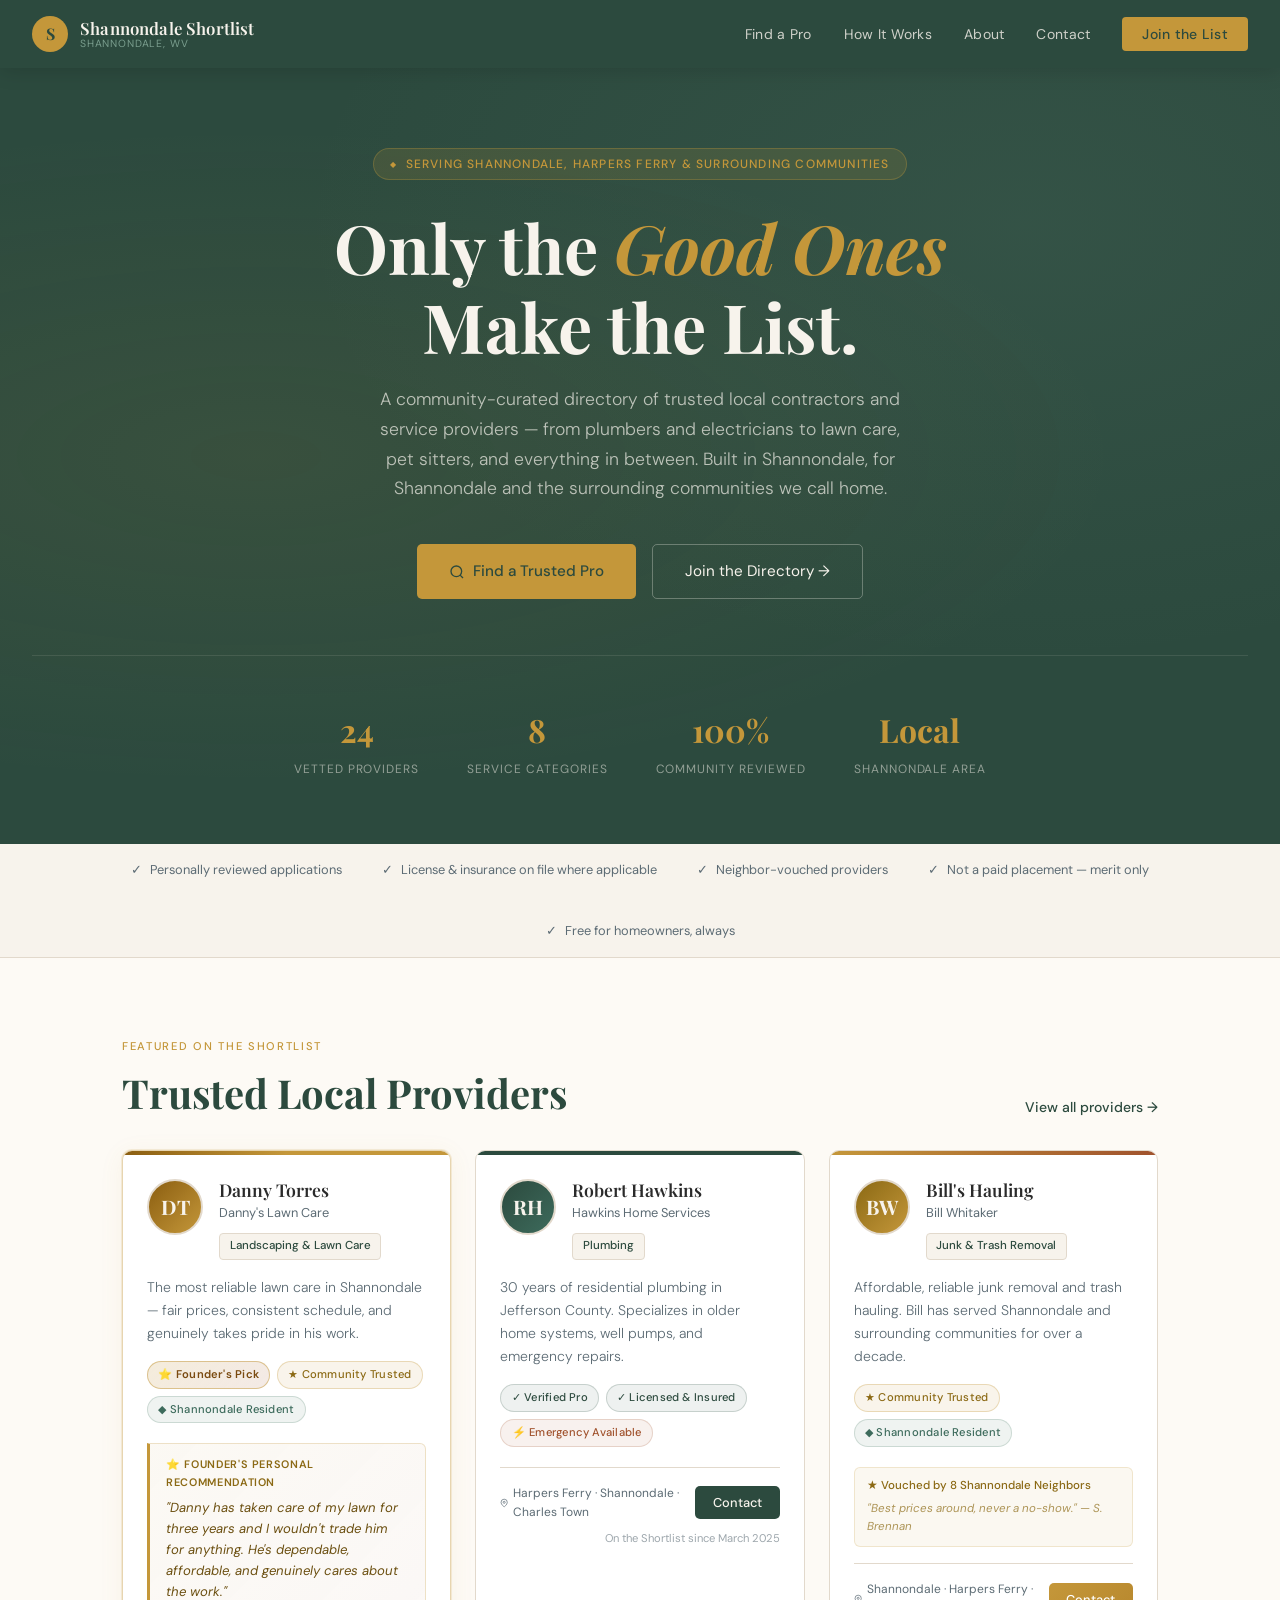
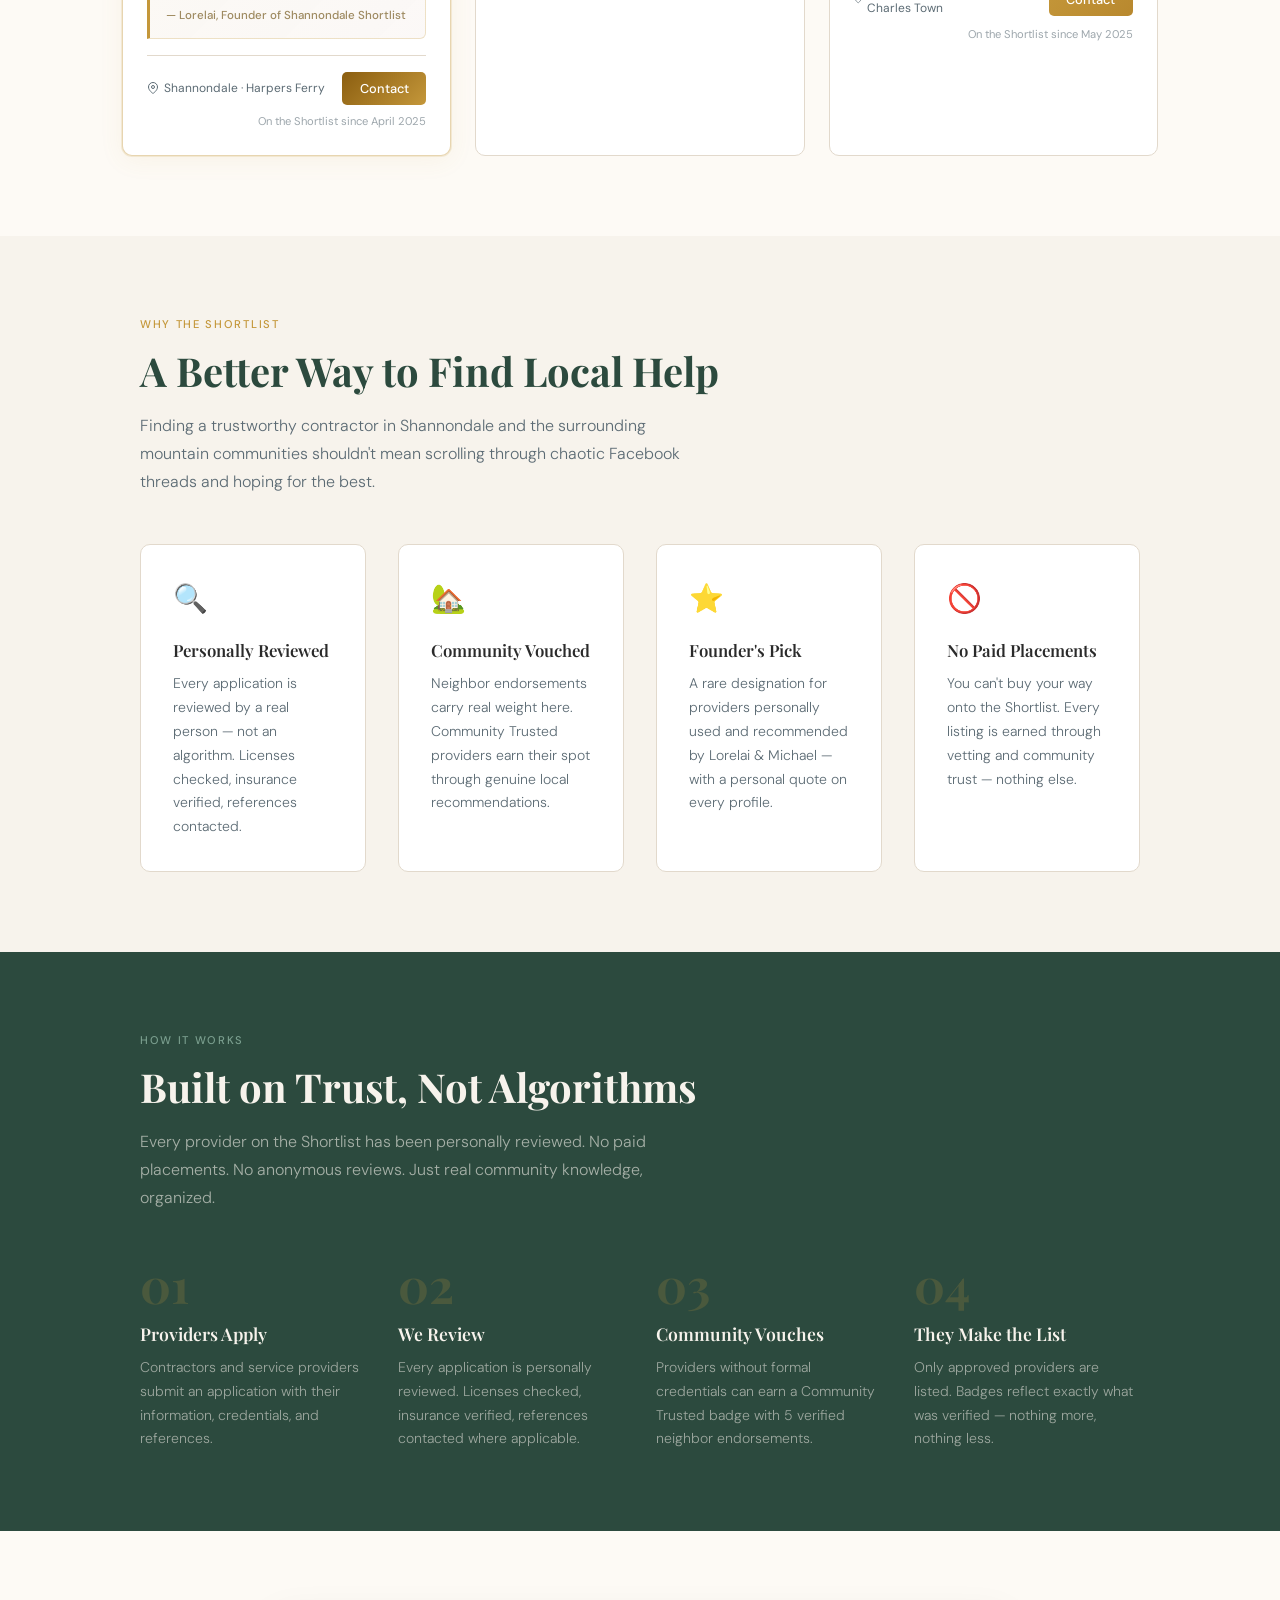
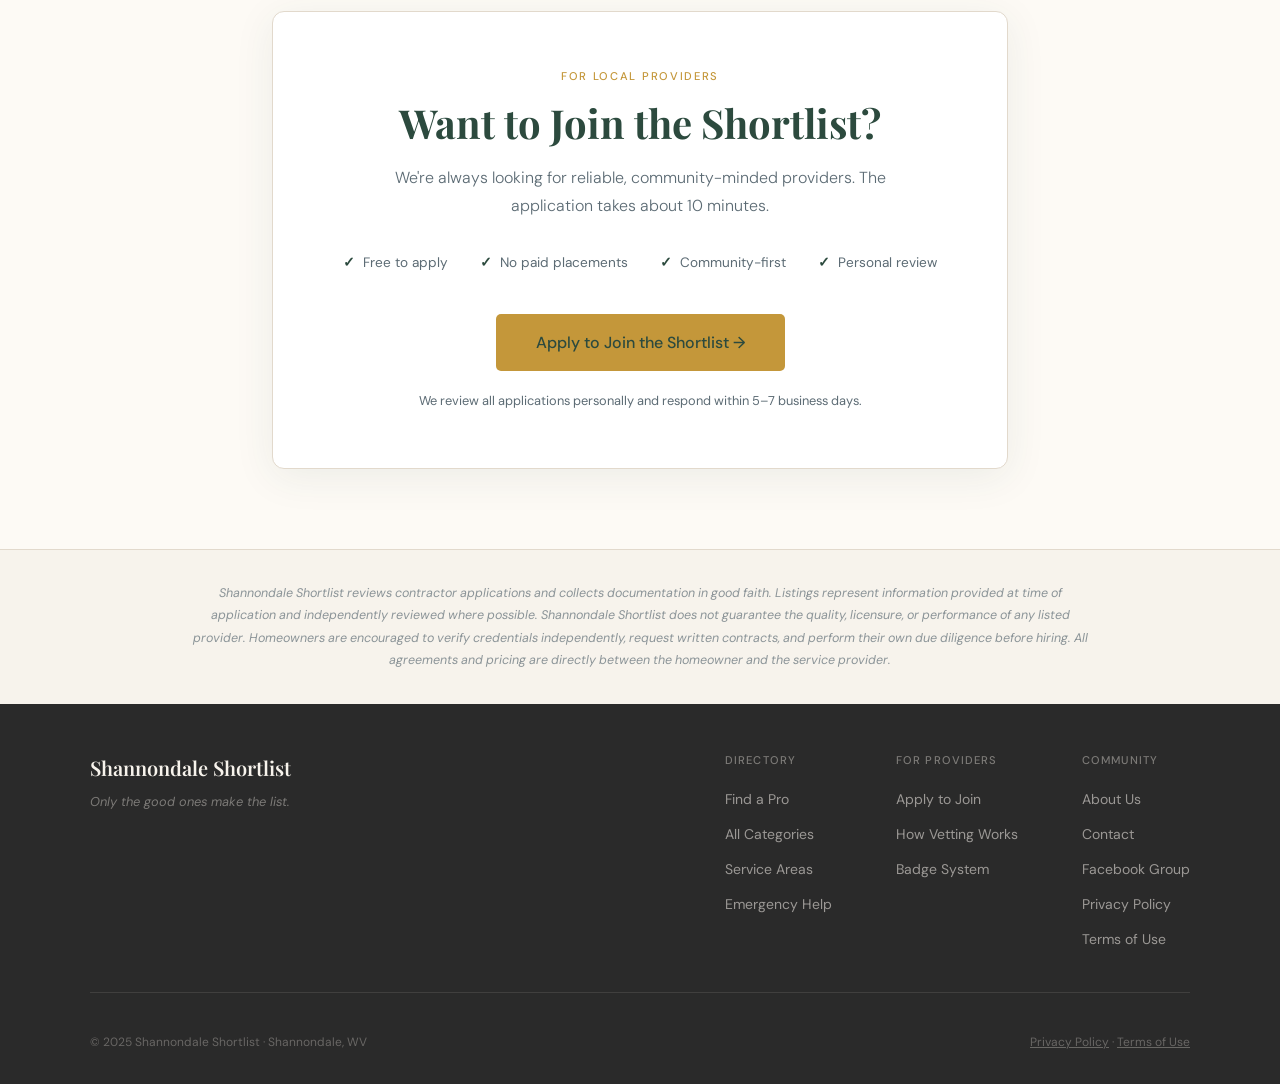
<file: index.html>
<!DOCTYPE html>
<html lang="en">
<head>
<meta charset="UTF-8">
<meta name="viewport" content="width=device-width, initial-scale=1.0">
<title>Shannondale Shortlist — Trusted Local Contractors & Service Providers</title>
<meta name="description" content="A community-curated directory of trusted local contractors and service providers for Shannondale, Harpers Ferry, Charles Town, Shepherdstown, and surrounding West Virginia communities.">
<link rel="stylesheet" href="style.css">
<style>
  /* ── HOME HERO ── */
  .hero {
    background:var(--forest);
    padding:5rem 2rem 4rem;
    text-align:center;
    position:relative; overflow:hidden;
  }
  .hero::before {
    content:''; position:absolute; inset:0;
    background:
      radial-gradient(ellipse at 20% 50%, rgba(196,151,58,0.08) 0%, transparent 60%),
      radial-gradient(ellipse at 80% 20%, rgba(122,158,142,0.1) 0%, transparent 50%);
  }
  .hero-eyebrow {
    display:inline-flex; align-items:center; gap:0.5rem;
    background:rgba(196,151,58,0.15); border:1px solid rgba(196,151,58,0.3);
    color:var(--gold); padding:0.35rem 1rem; border-radius:100px;
    font-size:0.75rem; letter-spacing:0.1em; text-transform:uppercase;
    font-weight:500; margin-bottom:1.75rem; position:relative;
  }
  .hero-eyebrow::before { content:'◆'; font-size:0.5rem; }
  .hero h1 {
    font-family:'Playfair Display',serif;
    font-size:clamp(2.5rem,6vw,4.25rem);
    color:var(--cream); line-height:1.15; font-weight:700;
    max-width:780px; margin:0 auto 1.25rem; position:relative;
  }
  .hero h1 em { font-style:italic; color:var(--gold); }
  .hero-sub {
    font-size:1.1rem; color:rgba(247,243,236,0.7);
    max-width:520px; margin:0 auto 2.5rem;
    font-weight:300; line-height:1.7; position:relative;
  }
  .hero-actions {
    display:flex; gap:1rem; justify-content:center;
    flex-wrap:wrap; position:relative;
  }
  .hero-stats {
    display:flex; justify-content:center; gap:3rem;
    margin-top:3.5rem; padding-top:3rem;
    border-top:1px solid rgba(247,243,236,0.1);
    position:relative; flex-wrap:wrap;
  }
  .hero-stat { text-align:center; }
  .hero-stat-num {
    font-family:'Playfair Display',serif;
    font-size:2rem; color:var(--gold); font-weight:700; display:block;
  }
  .hero-stat-label {
    font-size:0.75rem; color:rgba(247,243,236,0.5);
    letter-spacing:0.08em; text-transform:uppercase;
  }

  /* ── FEATURED SECTION ── */
  .featured-section { padding:5rem 2rem; max-width:1100px; margin:0 auto; }
  .featured-header  {
    display:flex; justify-content:space-between;
    align-items:flex-end; margin-bottom:2rem; flex-wrap:wrap; gap:1rem;
  }
  .featured-link {
    font-size:0.875rem; color:var(--forest);
    text-decoration:none; font-weight:500;
    display:flex; align-items:center; gap:0.3rem;
    transition:color 0.2s;
  }
  .featured-link:hover { color:var(--gold); }

  /* ── WHY SECTION ── */
  .why-section { background:var(--cream); padding:5rem 2rem; }
  .why-inner   { max-width:1000px; margin:0 auto; }
  .why-grid    {
    display:grid; grid-template-columns:repeat(auto-fit,minmax(220px,1fr));
    gap:2rem; margin-top:3rem;
  }
  .why-card {
    background:white; border-radius:10px;
    padding:2rem; border:1px solid var(--border);
    transition:all 0.2s;
  }
  .why-card:hover { transform:translateY(-2px); box-shadow:0 8px 30px var(--shadow); }
  .why-icon {
    font-size:1.75rem; margin-bottom:1rem; display:block;
  }
  .why-title {
    font-family:'Playfair Display',serif;
    font-size:1.05rem; font-weight:600;
    color:var(--charcoal); margin-bottom:0.5rem;
  }
  .why-desc { font-size:0.875rem; color:var(--slate); line-height:1.7; font-weight:300; }

  /* ── JOIN CTA ── */
  .cta-section { padding:5rem 2rem; max-width:800px; margin:0 auto; text-align:center; }
  .cta-box {
    background:white; border-radius:12px;
    padding:3.5rem; border:1.5px solid var(--border);
    box-shadow:0 8px 40px var(--shadow);
  }
  .join-features { display:flex; justify-content:center; gap:2rem; flex-wrap:wrap; margin-bottom:2.5rem; }
  .join-feature  {
    display:flex; align-items:center; gap:0.5rem;
    font-size:0.85rem; color:var(--slate);
  }
  .join-feature::before { content:'✓'; color:var(--forest); font-weight:600; }

  @media(max-width:768px){
    .hero { padding:3.5rem 1.5rem 3rem; }
    .hero-stats { gap:2rem; }
    .cta-box { padding:2rem 1.5rem; }
  }
</style>
</head>
<body>

<nav id="main-nav">
  <a href="index.html" class="nav-logo">
    <div class="nav-logo-mark">S</div>
    <div class="nav-logo-text">
      <span class="nav-logo-name">Shannondale Shortlist</span>
      <span class="nav-logo-tagline">Shannondale, WV</span>
    </div>
  </a>
  <ul class="nav-links">
    <li><a href="directory.html">Find a Pro</a></li>
    <li><a href="how-it-works.html">How It Works</a></li>
    <li><a href="about.html">About</a></li>
    <li><a href="contact.html">Contact</a></li>
    <li><a href="join.html" class="nav-cta">Join the List</a></li>
  </ul>
  <div class="nav-hamburger" id="hamburger">
    <span></span><span></span><span></span>
  </div>
</nav>

<!-- HERO -->
<section class="hero">
  <div class="hero-eyebrow">Serving Shannondale, Harpers Ferry &amp; Surrounding Communities</div>
  <h1 class="fade-up-1">Only the <em>Good Ones</em><br>Make the List.</h1>
  <p class="hero-sub fade-up-2">A community-curated directory of trusted local contractors and service providers — from plumbers and electricians to lawn care, pet sitters, and everything in between. Built in Shannondale, for Shannondale and the surrounding communities we call home.</p>
  <div class="hero-actions fade-up-3">
    <a href="directory.html" class="btn-primary">
      <svg width="16" height="16" viewBox="0 0 24 24" fill="none" stroke="currentColor" stroke-width="2"><circle cx="11" cy="11" r="8"/><path d="m21 21-4.35-4.35"/></svg>
      Find a Trusted Pro
    </a>
    <a href="join.html" class="btn-secondary">Join the Directory →</a>
  </div>
  <div class="hero-stats fade-up-4">
    <div class="hero-stat">
      <span class="hero-stat-num">24</span>
      <span class="hero-stat-label">Vetted Providers</span>
    </div>
    <div class="hero-stat">
      <span class="hero-stat-num">8</span>
      <span class="hero-stat-label">Service Categories</span>
    </div>
    <div class="hero-stat">
      <span class="hero-stat-num">100%</span>
      <span class="hero-stat-label">Community Reviewed</span>
    </div>
    <div class="hero-stat">
      <span class="hero-stat-num">Local</span>
      <span class="hero-stat-label">Shannondale area</span>
    </div>
  </div>
</section>

<!-- TRUST BAR -->
<div class="trust-bar">
  <div class="trust-item"><span>✓</span> Personally reviewed applications</div>
  <div class="trust-item"><span>✓</span> License &amp; insurance on file where applicable</div>
  <div class="trust-item"><span>✓</span> Neighbor-vouched providers</div>
  <div class="trust-item"><span>✓</span> Not a paid placement — merit only</div>
  <div class="trust-item"><span>✓</span> Free for homeowners, always</div>
</div>

<!-- FEATURED PROVIDERS -->
<section class="featured-section">
  <div class="featured-header">
    <div>
      <div class="section-label">Featured on the Shortlist</div>
      <h2 class="section-title" style="margin-bottom:0;">Trusted Local Providers</h2>
    </div>
    <a href="directory.html" class="featured-link">View all providers →</a>
  </div>

  <div class="directory-grid">

    <!-- Founder's Pick -->
    <div class="card founders-pick">
      <div class="card-tier-bar founders"></div>
      <div class="card-body">
        <div class="card-top">
          <div class="card-avatar" style="background:linear-gradient(135deg,#8B5E10,#C4973A);">DT</div>
          <div class="card-info">
            <div class="card-name">Danny Torres</div>
            <div class="card-business">Danny's Lawn Care</div>
            <span class="card-category">Landscaping &amp; Lawn Care</span>
          </div>
        </div>
        <p class="card-bio">The most reliable lawn care in Shannondale — fair prices, consistent schedule, and genuinely takes pride in his work.</p>
        <div class="card-badges">
          <span class="badge badge-founders">⭐ Founder's Pick</span>
          <span class="badge badge-community">★ Community Trusted</span>
          <span class="badge badge-local">◆ Shannondale Resident</span>
        </div>
        <div class="founders-quote">
          <div class="founders-quote-label">⭐ Founder's Personal Recommendation</div>
          <div class="founders-quote-text">"Danny has taken care of my lawn for three years and I wouldn't trade him for anything. He's dependable, affordable, and genuinely cares about the work."</div>
          <div class="founders-quote-sig">— Lorelai, Founder of Shannondale Shortlist</div>
        </div>
        <div class="card-footer">
          <div class="card-area">
            <svg width="12" height="12" viewBox="0 0 24 24" fill="none" stroke="currentColor" stroke-width="2"><path d="M21 10c0 7-9 13-9 13s-9-6-9-13a9 9 0 0 1 18 0z"/><circle cx="12" cy="10" r="3"/></svg>
            Shannondale · Harpers Ferry
          </div>
          <button class="card-contact">Contact</button>
        </div>
        <div class="card-member">On the Shortlist since April 2025</div>
      </div>
    </div>

    <!-- Verified Pro -->
    <div class="card">
      <div class="card-tier-bar"></div>
      <div class="card-body">
        <div class="card-top">
          <div class="card-avatar" style="background:linear-gradient(135deg,#2C4A3E,#3d6b5c);">RH</div>
          <div class="card-info">
            <div class="card-name">Robert Hawkins</div>
            <div class="card-business">Hawkins Home Services</div>
            <span class="card-category">Plumbing</span>
          </div>
        </div>
        <p class="card-bio">30 years of residential plumbing in Jefferson County. Specializes in older home systems, well pumps, and emergency repairs.</p>
        <div class="card-badges">
          <span class="badge badge-verified">✓ Verified Pro</span>
          <span class="badge badge-insured">✓ Licensed &amp; Insured</span>
          <span class="badge badge-emergency">⚡ Emergency Available</span>
        </div>
        <div class="card-footer">
          <div class="card-area">
            <svg width="12" height="12" viewBox="0 0 24 24" fill="none" stroke="currentColor" stroke-width="2"><path d="M21 10c0 7-9 13-9 13s-9-6-9-13a9 9 0 0 1 18 0z"/><circle cx="12" cy="10" r="3"/></svg>
            Harpers Ferry · Shannondale · Charles Town
          </div>
          <button class="card-contact">Contact</button>
        </div>
        <div class="card-member">On the Shortlist since March 2025</div>
      </div>
    </div>

    <!-- Community Trusted -->
    <div class="card community-trusted">
      <div class="card-tier-bar community"></div>
      <div class="card-body">
        <div class="card-top">
          <div class="card-avatar" style="background:linear-gradient(135deg,#8B6914,#C4973A);">BW</div>
          <div class="card-info">
            <div class="card-name">Bill's Hauling</div>
            <div class="card-business">Bill Whitaker</div>
            <span class="card-category">Junk &amp; Trash Removal</span>
          </div>
        </div>
        <p class="card-bio">Affordable, reliable junk removal and trash hauling. Bill has served Shannondale and surrounding communities for over a decade.</p>
        <div class="card-badges">
          <span class="badge badge-community">★ Community Trusted</span>
          <span class="badge badge-local">◆ Shannondale Resident</span>
        </div>
        <div class="vouch-block">
          <div class="vouch-count">★ Vouched by 8 Shannondale Neighbors</div>
          <div class="vouch-quote">"Best prices around, never a no-show." — S. Brennan</div>
        </div>
        <div class="card-footer">
          <div class="card-area">
            <svg width="12" height="12" viewBox="0 0 24 24" fill="none" stroke="currentColor" stroke-width="2"><path d="M21 10c0 7-9 13-9 13s-9-6-9-13a9 9 0 0 1 18 0z"/><circle cx="12" cy="10" r="3"/></svg>
            Shannondale · Harpers Ferry · Charles Town
          </div>
          <button class="card-contact">Contact</button>
        </div>
        <div class="card-member">On the Shortlist since May 2025</div>
      </div>
    </div>

  </div>
</section>

<!-- WHY THE SHORTLIST -->
<section class="why-section">
  <div class="why-inner">
    <div class="section-label">Why the Shortlist</div>
    <h2 class="section-title">A Better Way to Find Local Help</h2>
    <p class="section-sub">Finding a trustworthy contractor in Shannondale and the surrounding mountain communities shouldn't mean scrolling through chaotic Facebook threads and hoping for the best.</p>
    <div class="why-grid">
      <div class="why-card">
        <span class="why-icon">🔍</span>
        <div class="why-title">Personally Reviewed</div>
        <p class="why-desc">Every application is reviewed by a real person — not an algorithm. Licenses checked, insurance verified, references contacted.</p>
      </div>
      <div class="why-card">
        <span class="why-icon">🏡</span>
        <div class="why-title">Community Vouched</div>
        <p class="why-desc">Neighbor endorsements carry real weight here. Community Trusted providers earn their spot through genuine local recommendations.</p>
      </div>
      <div class="why-card">
        <span class="why-icon">⭐</span>
        <div class="why-title">Founder's Pick</div>
        <p class="why-desc">A rare designation for providers personally used and recommended by Lorelai &amp; Michael — with a personal quote on every profile.</p>
      </div>
      <div class="why-card">
        <span class="why-icon">🚫</span>
        <div class="why-title">No Paid Placements</div>
        <p class="why-desc">You can't buy your way onto the Shortlist. Every listing is earned through vetting and community trust — nothing else.</p>
      </div>
    </div>
  </div>
</section>

<!-- HOW IT WORKS -->
<section class="how-section">
  <div class="how-inner">
    <div class="section-label">How It Works</div>
    <h2 class="section-title">Built on Trust, Not Algorithms</h2>
    <p class="section-sub">Every provider on the Shortlist has been personally reviewed. No paid placements. No anonymous reviews. Just real community knowledge, organized.</p>
    <div class="how-grid">
      <div class="how-step">
        <div class="how-num">01</div>
        <div class="how-title">Providers Apply</div>
        <p class="how-desc">Contractors and service providers submit an application with their information, credentials, and references.</p>
      </div>
      <div class="how-step">
        <div class="how-num">02</div>
        <div class="how-title">We Review</div>
        <p class="how-desc">Every application is personally reviewed. Licenses checked, insurance verified, references contacted where applicable.</p>
      </div>
      <div class="how-step">
        <div class="how-num">03</div>
        <div class="how-title">Community Vouches</div>
        <p class="how-desc">Providers without formal credentials can earn a Community Trusted badge with 5 verified neighbor endorsements.</p>
      </div>
      <div class="how-step">
        <div class="how-num">04</div>
        <div class="how-title">They Make the List</div>
        <p class="how-desc">Only approved providers are listed. Badges reflect exactly what was verified — nothing more, nothing less.</p>
      </div>
    </div>
  </div>
</section>

<!-- JOIN CTA -->
<section class="cta-section">
  <div class="cta-box">
    <div class="section-label" style="text-align:center;">For Local Providers</div>
    <h2 class="section-title" style="text-align:center;">Want to Join the Shortlist?</h2>
    <p class="section-sub" style="text-align:center; margin:0 auto 2rem;">We're always looking for reliable, community-minded providers. The application takes about 10 minutes.</p>
    <div class="join-features">
      <div class="join-feature">Free to apply</div>
      <div class="join-feature">No paid placements</div>
      <div class="join-feature">Community-first</div>
      <div class="join-feature">Personal review</div>
    </div>
    <a href="join.html" class="btn-primary" style="font-size:1rem; padding:1rem 2.5rem;">
      Apply to Join the Shortlist →
    </a>
    <p style="margin-top:1.25rem; font-size:0.8rem; color:var(--slate);">We review all applications personally and respond within 5–7 business days.</p>
  </div>
</section>

<!-- DISCLAIMER -->
<div class="disclaimer-section">
  <div class="disclaimer-inner">
    <p class="disclaimer-text">Shannondale Shortlist reviews contractor applications and collects documentation in good faith. Listings represent information provided at time of application and independently reviewed where possible. Shannondale Shortlist does not guarantee the quality, licensure, or performance of any listed provider. Homeowners are encouraged to verify credentials independently, request written contracts, and perform their own due diligence before hiring. All agreements and pricing are directly between the homeowner and the service provider.</p>
  </div>
</div>

<!-- FOOTER -->
<footer>
  <div class="footer-inner">
    <div class="footer-top">
      <div class="footer-brand">
        <div class="footer-logo-name">Shannondale Shortlist</div>
        <div class="footer-tagline">Only the good ones make the list.</div>
      </div>
      <div class="footer-links">
        <div class="footer-col">
          <h4>Directory</h4>
          <ul>
            <li><a href="directory.html">Find a Pro</a></li>
            <li><a href="directory.html">All Categories</a></li>
            <li><a href="directory.html">Service Areas</a></li>
            <li><a href="directory.html">Emergency Help</a></li>
          </ul>
        </div>
        <div class="footer-col">
          <h4>For Providers</h4>
          <ul>
            <li><a href="join.html">Apply to Join</a></li>
            <li><a href="how-it-works.html">How Vetting Works</a></li>
            <li><a href="how-it-works.html">Badge System</a></li>
          </ul>
        </div>
        <div class="footer-col">
          <h4>Community</h4>
          <ul>
            <li><a href="about.html">About Us</a></li>
            <li><a href="contact.html">Contact</a></li>
            <li><a href="https://facebook.com" target="_blank">Facebook Group</a></li>
            <li><a href="privacy.html">Privacy Policy</a></li>
            <li><a href="terms.html">Terms of Use</a></li>
          </ul>
        </div>
      </div>
    </div>
    <div class="footer-bottom">
      <span>© 2025 Shannondale Shortlist · Shannondale, WV</span>
      <span><a href="privacy.html" style="color:inherit;">Privacy Policy</a> · <a href="terms.html" style="color:inherit;">Terms of Use</a></span>
    </div>
  </div>
</footer>

<script>
  document.getElementById('hamburger').addEventListener('click', () => {
    document.getElementById('main-nav').classList.toggle('nav-mobile-open');
  });
</script>
</body>
</html>
</file>
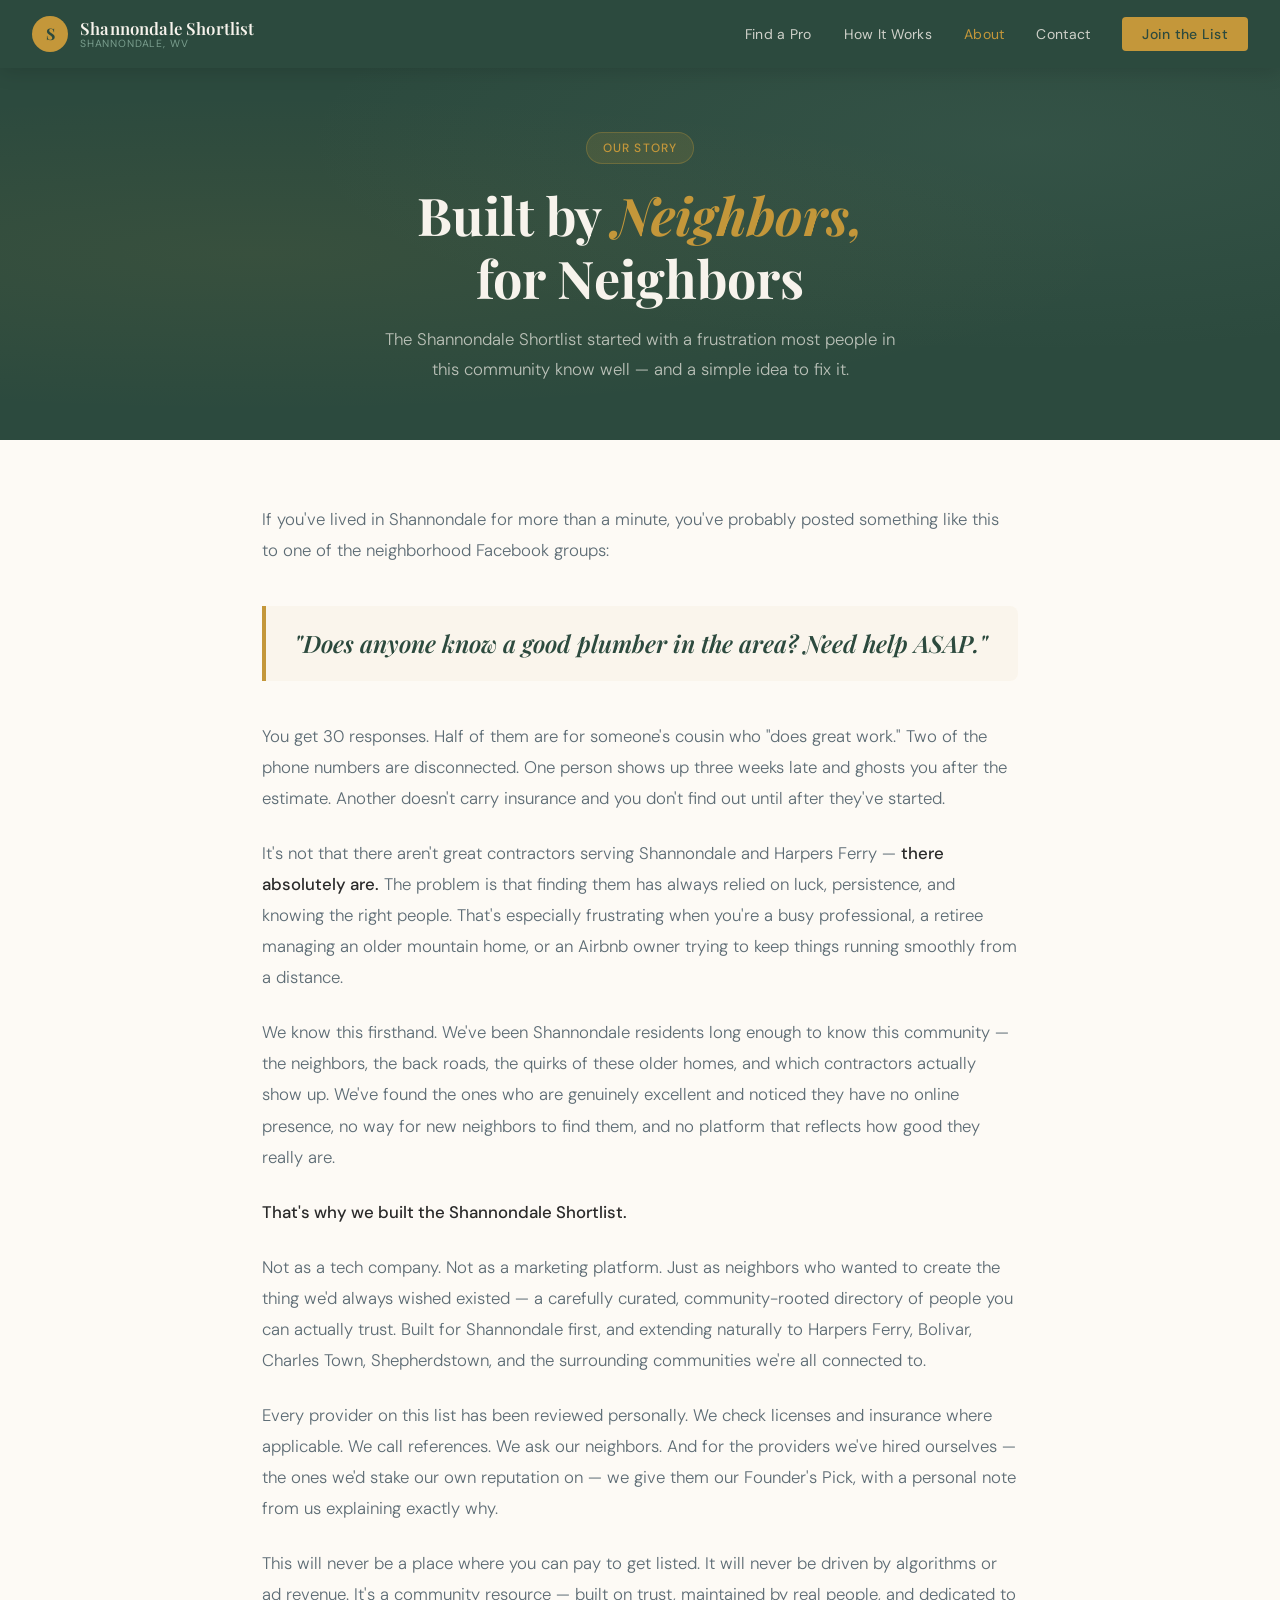
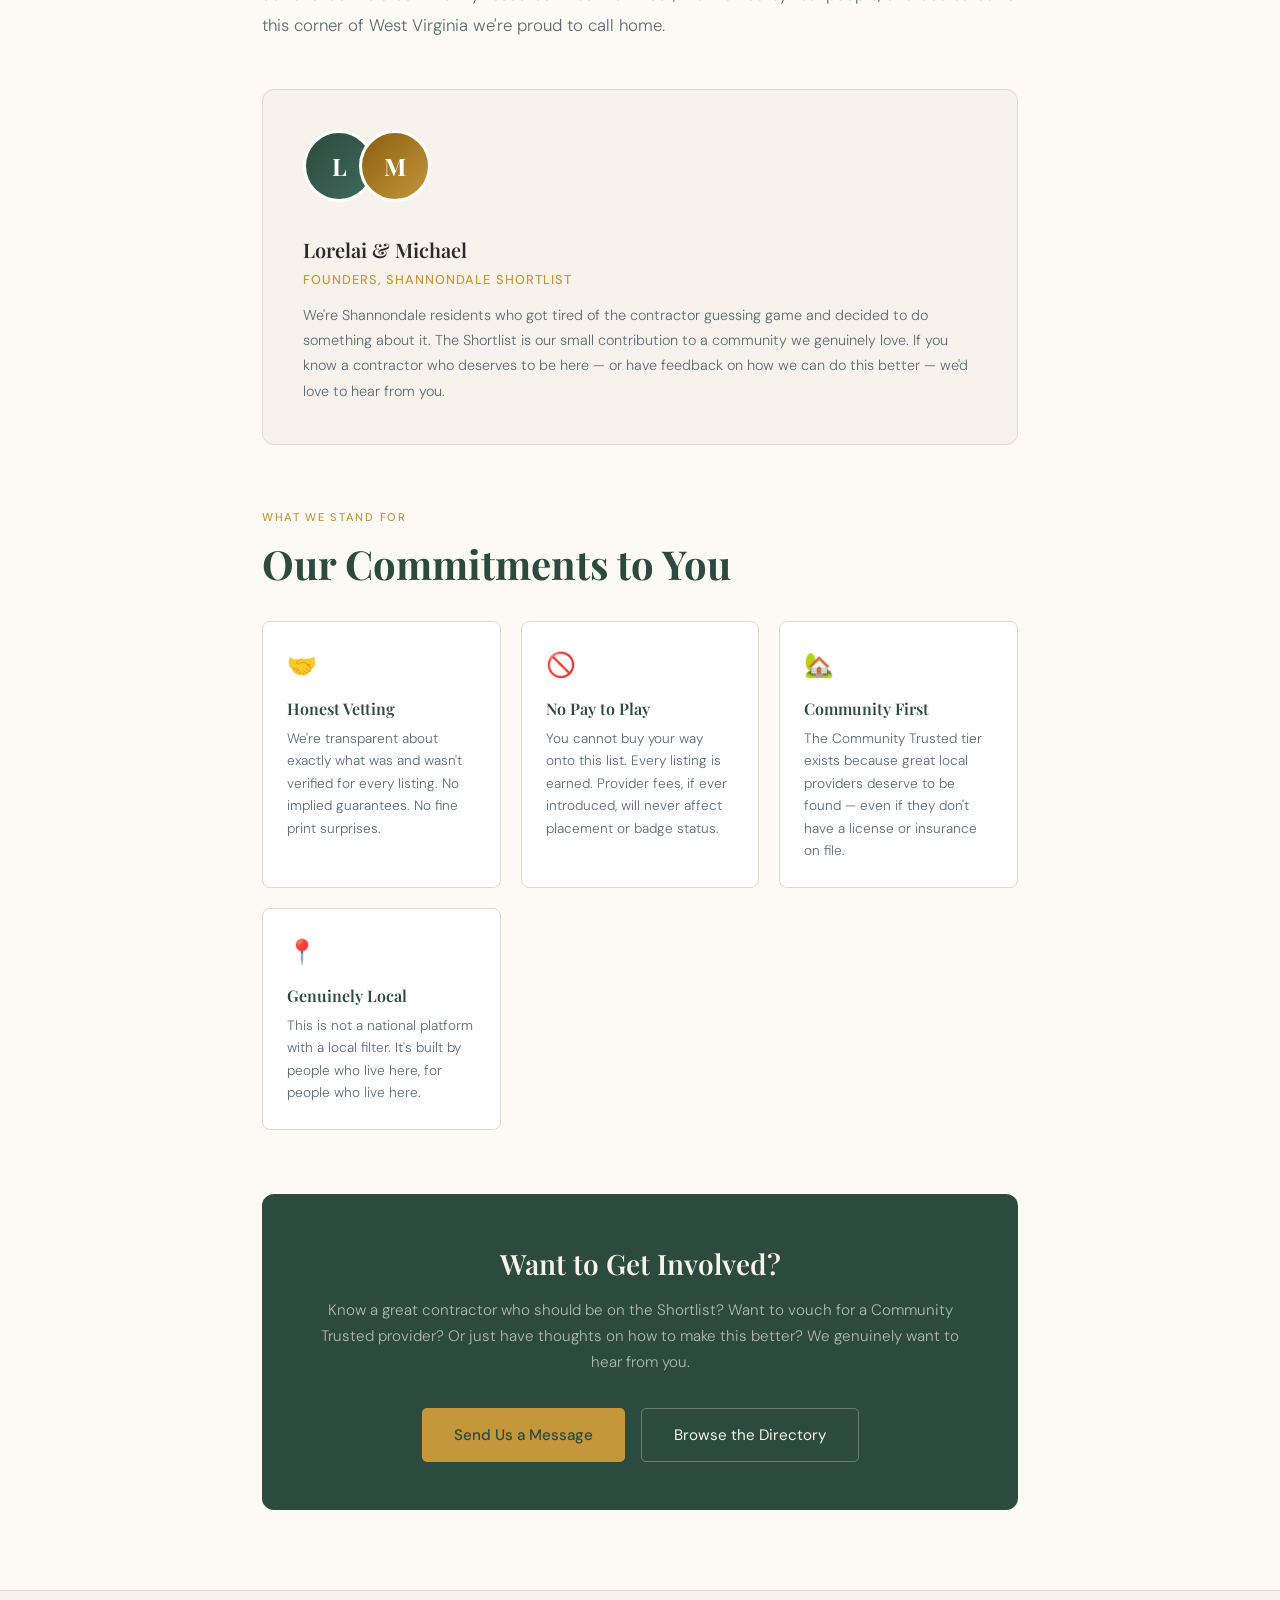
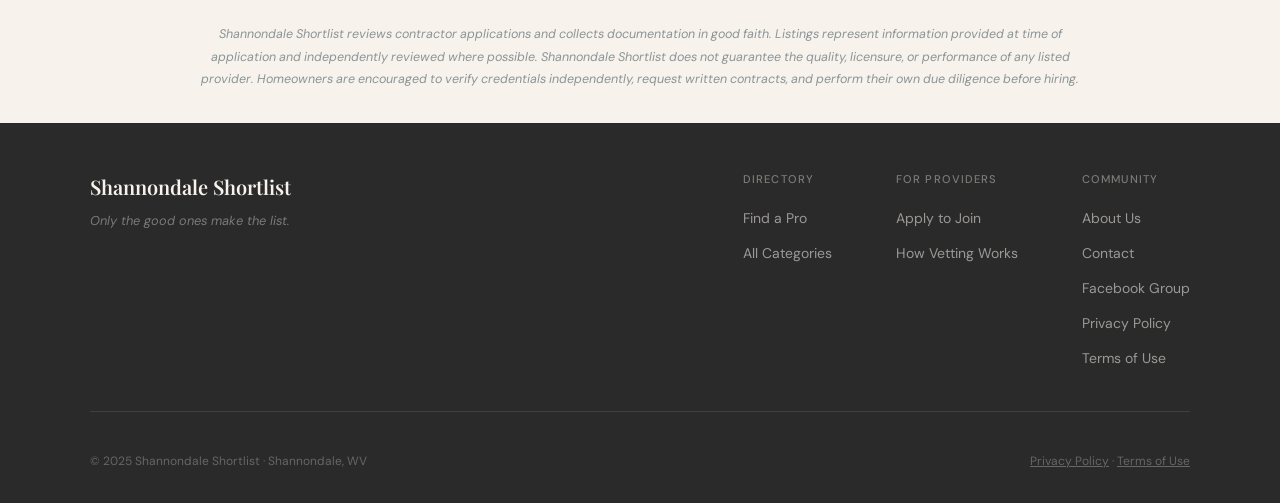
<file: about.html>
<!DOCTYPE html>
<html lang="en">
<head>
<meta charset="UTF-8">
<meta name="viewport" content="width=device-width, initial-scale=1.0">
<title>About — Shannondale Shortlist</title>
<meta name="description" content="Meet Lorelai & Michael, the Shannondale neighbors behind the Shortlist — and why they built it.">
<link rel="stylesheet" href="style.css">
<style>
  .about-wrap { max-width:820px; margin:0 auto; padding:4rem 2rem 5rem; }

  .about-story {
    font-size:1.05rem; color:var(--slate);
    line-height:1.85; font-weight:300;
  }
  .about-story p { margin-bottom:1.5rem; }
  .about-story strong { color:var(--charcoal); font-weight:500; }

  .about-pull {
    font-family:'Playfair Display',serif;
    font-size:1.5rem; color:var(--forest);
    line-height:1.45; font-weight:600;
    font-style:italic;
    border-left:4px solid var(--gold);
    padding:1.25rem 1.75rem;
    margin:2.5rem 0;
    background:rgba(196,151,58,0.05);
    border-radius:0 8px 8px 0;
  }

  .founders-card {
    background:var(--cream);
    border-radius:12px; padding:2.5rem;
    border:1.5px solid var(--border);
    margin:3rem 0;
    display:flex; gap:2rem; align-items:flex-start;
    flex-wrap:wrap;
  }
  .founders-avatars { display:flex; gap:-0.5rem; flex-shrink:0; }
  .founder-avatar {
    width:72px; height:72px; border-radius:50%;
    display:flex; align-items:center; justify-content:center;
    font-family:'Playfair Display',serif;
    font-size:1.5rem; font-weight:700; color:white;
    border:3px solid white;
  }
  .founder-avatar.l { background:linear-gradient(135deg,var(--forest),var(--forest-light)); }
  .founder-avatar.m { background:linear-gradient(135deg,#8B5E10,var(--gold)); margin-left:-16px; }

  .founders-info {}
  .founders-names {
    font-family:'Playfair Display',serif;
    font-size:1.25rem; font-weight:600;
    color:var(--charcoal); margin-bottom:0.25rem;
  }
  .founders-title {
    font-size:0.8rem; color:var(--gold);
    letter-spacing:0.08em; text-transform:uppercase;
    font-weight:500; margin-bottom:0.75rem;
  }
  .founders-bio {
    font-size:0.9rem; color:var(--slate);
    line-height:1.75; font-weight:300;
  }

  .values-section { margin:4rem 0; }
  .values-grid {
    display:grid; grid-template-columns:repeat(auto-fit,minmax(220px,1fr));
    gap:1.25rem; margin-top:2rem;
  }
  .value-card {
    background:white; border-radius:8px;
    padding:1.5rem; border:1px solid var(--border);
  }
  .value-icon { font-size:1.5rem; margin-bottom:0.75rem; }
  .value-title {
    font-family:'Playfair Display',serif;
    font-size:1rem; font-weight:600;
    color:var(--forest); margin-bottom:0.4rem;
  }
  .value-desc { font-size:0.85rem; color:var(--slate); line-height:1.65; font-weight:300; }

  .about-cta {
    background:var(--forest); border-radius:12px;
    padding:3rem; text-align:center; margin-top:4rem;
  }
  .about-cta h3 {
    font-family:'Playfair Display',serif;
    font-size:1.75rem; color:var(--cream);
    font-weight:600; margin-bottom:0.75rem;
  }
  .about-cta p {
    font-size:0.95rem; color:rgba(247,243,236,0.65);
    margin-bottom:2rem; line-height:1.7; font-weight:300;
  }
  .about-cta-btns { display:flex; gap:1rem; justify-content:center; flex-wrap:wrap; }

  @media(max-width:600px){
    .founders-card { flex-direction:column; }
    .about-pull { font-size:1.2rem; }
  }
</style>
</head>
<body>

<nav id="main-nav">
  <a href="index.html" class="nav-logo">
    <div class="nav-logo-mark">S</div>
    <div class="nav-logo-text">
      <span class="nav-logo-name">Shannondale Shortlist</span>
      <span class="nav-logo-tagline">Shannondale, WV</span>
    </div>
  </a>
  <ul class="nav-links">
    <li><a href="directory.html">Find a Pro</a></li>
    <li><a href="how-it-works.html">How It Works</a></li>
    <li><a href="about.html" class="active">About</a></li>
    <li><a href="contact.html">Contact</a></li>
    <li><a href="join.html" class="nav-cta">Join the List</a></li>
  </ul>
  <div class="nav-hamburger" id="hamburger"><span></span><span></span><span></span></div>
</nav>

<!-- PAGE HERO -->
<section class="page-hero">
  <div class="page-hero-eyebrow">Our Story</div>
  <h1>Built by <em>Neighbors,</em><br>for Neighbors</h1>
  <p>The Shannondale Shortlist started with a frustration most people in this community know well — and a simple idea to fix it.</p>
</section>

<div class="about-wrap">

  <!-- FOUNDER STORY -->
  <div class="about-story">

    <p>If you've lived in Shannondale for more than a minute, you've probably posted something like this to one of the neighborhood Facebook groups:</p>

    <div class="about-pull">
      "Does anyone know a good plumber in the area? Need help ASAP."
    </div>

    <p>You get 30 responses. Half of them are for someone's cousin who "does great work." Two of the phone numbers are disconnected. One person shows up three weeks late and ghosts you after the estimate. Another doesn't carry insurance and you don't find out until after they've started.</p>

    <p>It's not that there aren't great contractors serving Shannondale and Harpers Ferry — <strong>there absolutely are.</strong> The problem is that finding them has always relied on luck, persistence, and knowing the right people. That's especially frustrating when you're a busy professional, a retiree managing an older mountain home, or an Airbnb owner trying to keep things running smoothly from a distance.</p>

    <p>We know this firsthand. We've been Shannondale residents long enough to know this community — the neighbors, the back roads, the quirks of these older homes, and which contractors actually show up. We've found the ones who are genuinely excellent and noticed they have no online presence, no way for new neighbors to find them, and no platform that reflects how good they really are.</p>

    <p><strong>That's why we built the Shannondale Shortlist.</strong></p>

    <p>Not as a tech company. Not as a marketing platform. Just as neighbors who wanted to create the thing we'd always wished existed — a carefully curated, community-rooted directory of people you can actually trust. Built for Shannondale first, and extending naturally to Harpers Ferry, Bolivar, Charles Town, Shepherdstown, and the surrounding communities we're all connected to.</p>

    <p>Every provider on this list has been reviewed personally. We check licenses and insurance where applicable. We call references. We ask our neighbors. And for the providers we've hired ourselves — the ones we'd stake our own reputation on — we give them our Founder's Pick, with a personal note from us explaining exactly why.</p>

    <p>This will never be a place where you can pay to get listed. It will never be driven by algorithms or ad revenue. It's a community resource — built on trust, maintained by real people, and dedicated to this corner of West Virginia we're proud to call home.</p>

  </div>

  <!-- FOUNDERS CARD -->
  <div class="founders-card">
    <div class="founders-avatars">
      <div class="founder-avatar l">L</div>
      <div class="founder-avatar m">M</div>
    </div>
    <div class="founders-info">
      <div class="founders-names">Lorelai &amp; Michael</div>
      <div class="founders-title">Founders, Shannondale Shortlist</div>
      <p class="founders-bio">We're Shannondale residents who got tired of the contractor guessing game and decided to do something about it. The Shortlist is our small contribution to a community we genuinely love. If you know a contractor who deserves to be here — or have feedback on how we can do this better — we'd love to hear from you.</p>
    </div>
  </div>

  <!-- VALUES -->
  <div class="values-section">
    <div class="section-label">What We Stand For</div>
    <h2 class="section-title">Our Commitments to You</h2>
    <div class="values-grid">
      <div class="value-card">
        <div class="value-icon">🤝</div>
        <div class="value-title">Honest Vetting</div>
        <p class="value-desc">We're transparent about exactly what was and wasn't verified for every listing. No implied guarantees. No fine print surprises.</p>
      </div>
      <div class="value-card">
        <div class="value-icon">🚫</div>
        <div class="value-title">No Pay to Play</div>
        <p class="value-desc">You cannot buy your way onto this list. Every listing is earned. Provider fees, if ever introduced, will never affect placement or badge status.</p>
      </div>
      <div class="value-card">
        <div class="value-icon">🏡</div>
        <div class="value-title">Community First</div>
        <p class="value-desc">The Community Trusted tier exists because great local providers deserve to be found — even if they don't have a license or insurance on file.</p>
      </div>
      <div class="value-card">
        <div class="value-icon">📍</div>
        <div class="value-title">Genuinely Local</div>
        <p class="value-desc">This is not a national platform with a local filter. It's built by people who live here, for people who live here.</p>
      </div>
    </div>
  </div>

  <!-- CTA -->
  <div class="about-cta">
    <h3>Want to Get Involved?</h3>
    <p>Know a great contractor who should be on the Shortlist? Want to vouch for a Community Trusted provider? Or just have thoughts on how to make this better? We genuinely want to hear from you.</p>
    <div class="about-cta-btns">
      <a href="contact.html" class="btn-primary">Send Us a Message</a>
      <a href="directory.html" class="btn-secondary">Browse the Directory</a>
    </div>
  </div>

</div>

<!-- DISCLAIMER -->
<div class="disclaimer-section">
  <div class="disclaimer-inner">
    <p class="disclaimer-text">Shannondale Shortlist reviews contractor applications and collects documentation in good faith. Listings represent information provided at time of application and independently reviewed where possible. Shannondale Shortlist does not guarantee the quality, licensure, or performance of any listed provider. Homeowners are encouraged to verify credentials independently, request written contracts, and perform their own due diligence before hiring.</p>
  </div>
</div>

<!-- FOOTER -->
<footer>
  <div class="footer-inner">
    <div class="footer-top">
      <div class="footer-brand">
        <div class="footer-logo-name">Shannondale Shortlist</div>
        <div class="footer-tagline">Only the good ones make the list.</div>
      </div>
      <div class="footer-links">
        <div class="footer-col">
          <h4>Directory</h4>
          <ul>
            <li><a href="directory.html">Find a Pro</a></li>
            <li><a href="directory.html">All Categories</a></li>
          </ul>
        </div>
        <div class="footer-col">
          <h4>For Providers</h4>
          <ul>
            <li><a href="join.html">Apply to Join</a></li>
            <li><a href="how-it-works.html">How Vetting Works</a></li>
          </ul>
        </div>
        <div class="footer-col">
          <h4>Community</h4>
          <ul>
            <li><a href="about.html">About Us</a></li>
            <li><a href="contact.html">Contact</a></li>
            <li><a href="https://facebook.com" target="_blank">Facebook Group</a></li>
            <li><a href="privacy.html">Privacy Policy</a></li>
            <li><a href="terms.html">Terms of Use</a></li>
          </ul>
        </div>
      </div>
    </div>
    <div class="footer-bottom">
      <span>© 2025 Shannondale Shortlist · Shannondale, WV</span>
      <span><a href="privacy.html" style="color:inherit;">Privacy Policy</a> · <a href="terms.html" style="color:inherit;">Terms of Use</a></span>
    </div>
  </div>
</footer>

<script>
  document.getElementById('hamburger').addEventListener('click', () => {
    document.getElementById('main-nav').classList.toggle('nav-mobile-open');
  });
</script>
</body>
</html>
</file>
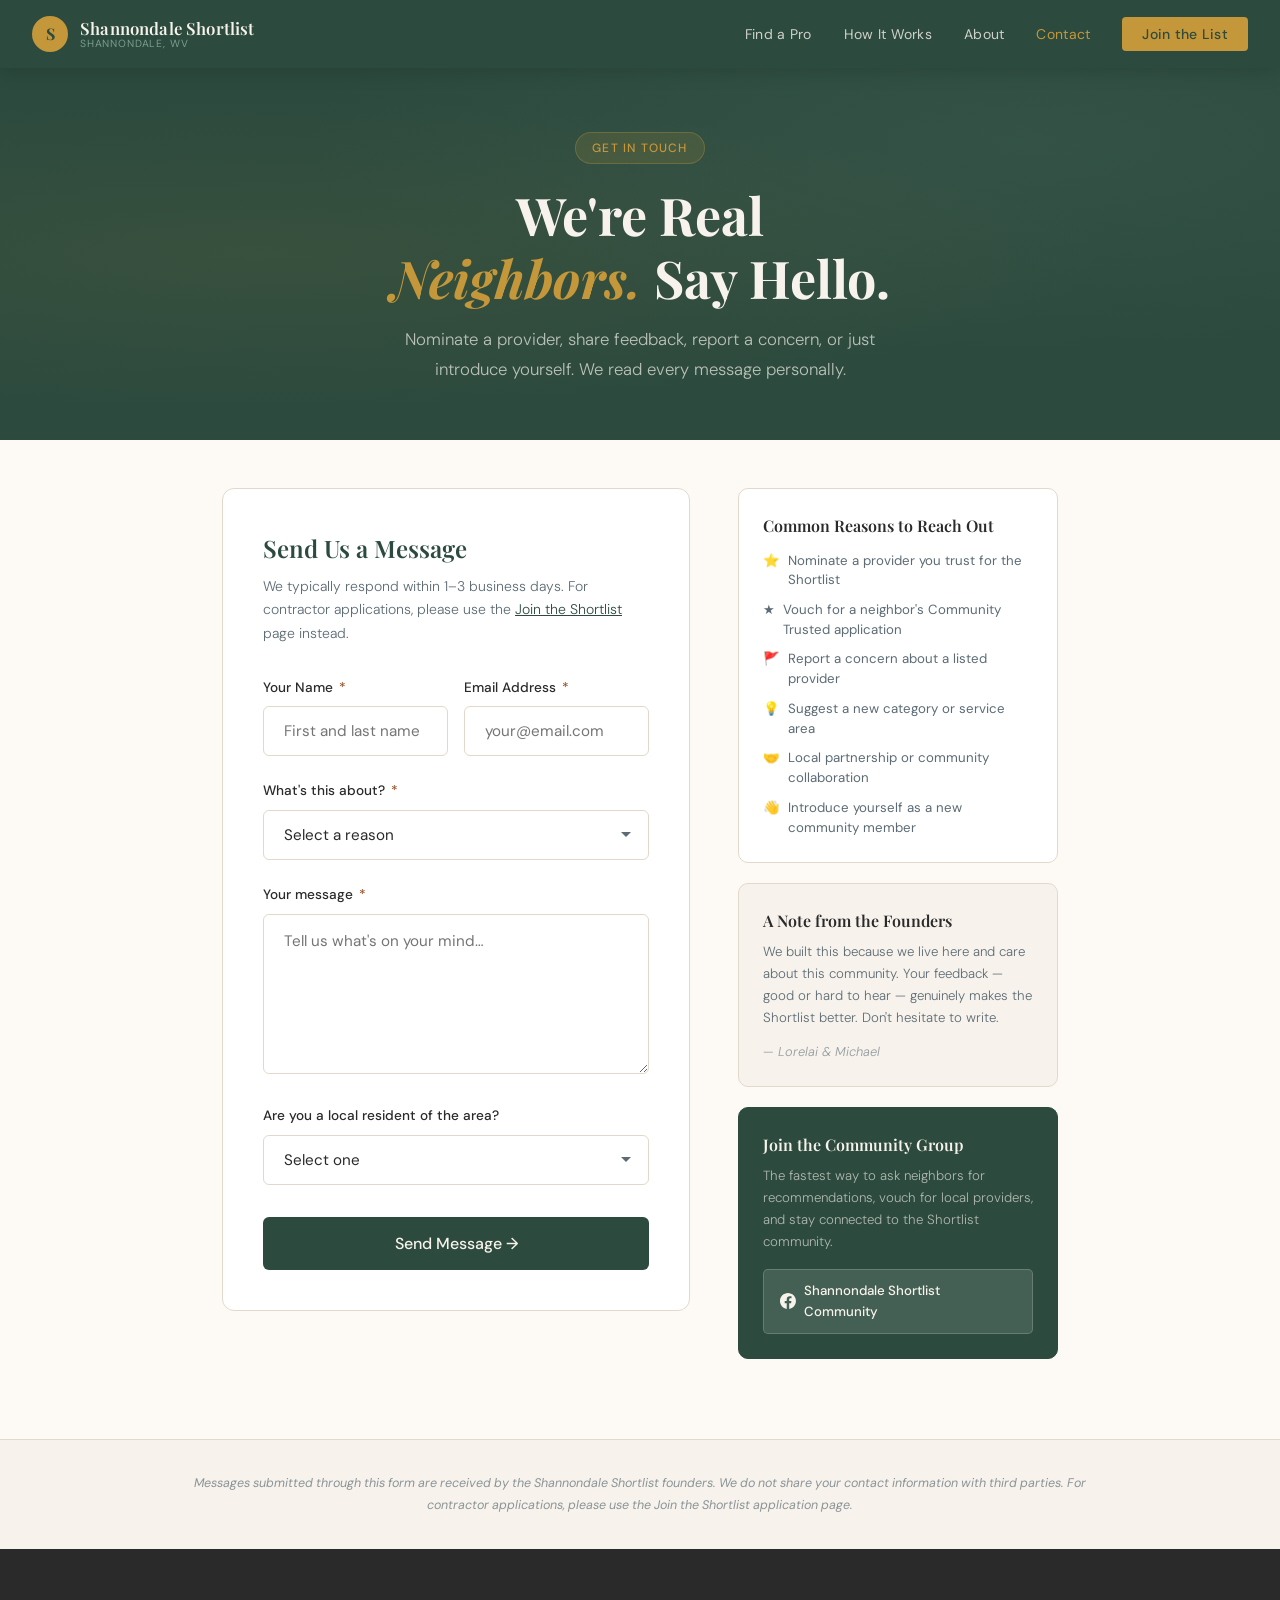
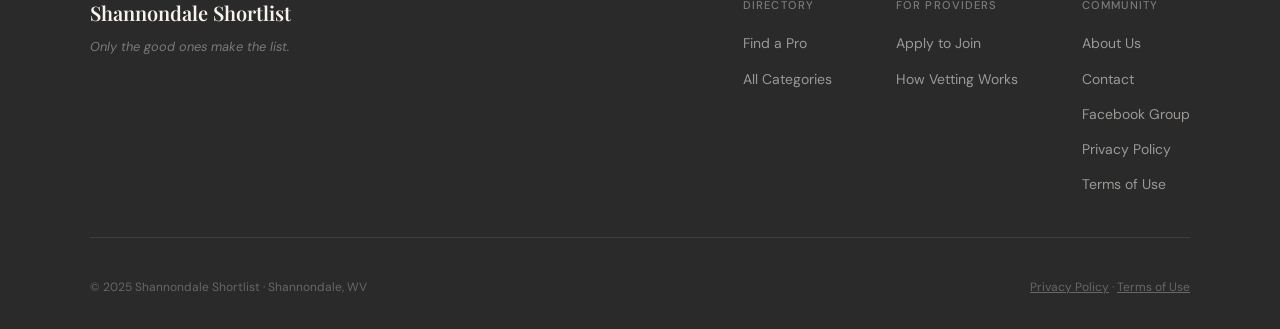
<file: contact.html>
<!DOCTYPE html>
<html lang="en">
<head>
<meta charset="UTF-8">
<meta name="viewport" content="width=device-width, initial-scale=1.0">
<title>Contact — Shannondale Shortlist</title>
<meta name="description" content="Get in touch with the Shannondale Shortlist team. Nominate a provider, report a concern, or just say hello.">
<link rel="stylesheet" href="style.css">
<style>
  .contact-layout {
    max-width:900px; margin:0 auto;
    padding:3rem 2rem 5rem;
    display:grid; grid-template-columns:1fr 320px; gap:3rem;
    align-items:flex-start;
  }
  @media(max-width:760px){
    .contact-layout { grid-template-columns:1fr; }
    .contact-sidebar { order:-1; }
  }

  .contact-form-wrap {
    background:white; border-radius:12px;
    padding:2.5rem; border:1.5px solid var(--border);
  }
  .contact-form-title {
    font-family:'Playfair Display',serif;
    font-size:1.5rem; font-weight:600;
    color:var(--forest); margin-bottom:0.5rem;
  }
  .contact-form-sub {
    font-size:0.875rem; color:var(--slate);
    margin-bottom:2rem; line-height:1.65; font-weight:300;
  }
  .form-submit {
    width:100%; padding:1rem;
    background:var(--forest); color:var(--cream);
    border:none; border-radius:6px;
    font-family:'DM Sans',sans-serif;
    font-size:1rem; font-weight:500;
    cursor:pointer; transition:all 0.2s; margin-top:0.5rem;
  }
  .form-submit:hover { background:var(--forest-light); transform:translateY(-1px); }

  /* Success */
  .form-success { display:none; text-align:center; padding:3rem 1rem; }
  .form-success-icon { font-size:3rem; margin-bottom:1rem; }
  .form-success h3 {
    font-family:'Playfair Display',serif;
    font-size:1.5rem; color:var(--forest);
    font-weight:600; margin-bottom:0.75rem;
  }
  .form-success p { font-size:0.9rem; color:var(--slate); line-height:1.7; }

  /* Sidebar */
  .contact-sidebar {}
  .sidebar-reason {
    background:white; border-radius:10px;
    padding:1.5rem; border:1.5px solid var(--border);
    margin-bottom:1.25rem;
  }
  .sidebar-reason h3 {
    font-family:'Playfair Display',serif;
    font-size:1rem; font-weight:600;
    color:var(--charcoal); margin-bottom:0.75rem;
  }
  .reason-list { list-style:none; display:flex; flex-direction:column; gap:0.6rem; }
  .reason-list li {
    display:flex; gap:0.5rem; align-items:flex-start;
    font-size:0.83rem; color:var(--slate); line-height:1.5;
  }
  .reason-list li .reason-icon { flex-shrink:0; }

  .founders-contact {
    background:var(--cream); border-radius:10px;
    padding:1.5rem; border:1.5px solid var(--border);
    margin-bottom:1.25rem;
  }
  .founders-contact h3 {
    font-family:'Playfair Display',serif;
    font-size:1rem; font-weight:600;
    color:var(--charcoal); margin-bottom:0.5rem;
  }
  .founders-contact p { font-size:0.83rem; color:var(--slate); line-height:1.65; font-weight:300; }

  .facebook-card {
    background:var(--forest); border-radius:10px;
    padding:1.5rem; border:1.5px solid var(--forest);
  }
  .facebook-card h3 {
    font-family:'Playfair Display',serif;
    font-size:1rem; font-weight:600;
    color:var(--cream); margin-bottom:0.5rem;
  }
  .facebook-card p {
    font-size:0.83rem; color:rgba(247,243,236,0.65);
    line-height:1.65; font-weight:300; margin-bottom:1rem;
  }
  .facebook-btn {
    display:inline-flex; align-items:center; gap:0.5rem;
    background:rgba(247,243,236,0.12);
    color:var(--cream); padding:0.625rem 1rem;
    border-radius:5px; font-size:0.83rem; font-weight:500;
    text-decoration:none; transition:all 0.2s;
    border:1px solid rgba(247,243,236,0.2); width:100%;
    justify-content:center;
  }
  .facebook-btn:hover { background:rgba(247,243,236,0.2); }
</style>
</head>
<body>

<nav id="main-nav">
  <a href="index.html" class="nav-logo">
    <div class="nav-logo-mark">S</div>
    <div class="nav-logo-text">
      <span class="nav-logo-name">Shannondale Shortlist</span>
      <span class="nav-logo-tagline">Shannondale, WV</span>
    </div>
  </a>
  <ul class="nav-links">
    <li><a href="directory.html">Find a Pro</a></li>
    <li><a href="how-it-works.html">How It Works</a></li>
    <li><a href="about.html">About</a></li>
    <li><a href="contact.html" class="active">Contact</a></li>
    <li><a href="join.html" class="nav-cta">Join the List</a></li>
  </ul>
  <div class="nav-hamburger" id="hamburger"><span></span><span></span><span></span></div>
</nav>

<section class="page-hero">
  <div class="page-hero-eyebrow">Get in Touch</div>
  <h1>We're Real<br><em>Neighbors.</em> Say Hello.</h1>
  <p>Nominate a provider, share feedback, report a concern, or just introduce yourself. We read every message personally.</p>
</section>

<div class="contact-layout">

  <!-- FORM -->
  <div class="contact-form-wrap">
    <div class="contact-form-title">Send Us a Message</div>
    <p class="contact-form-sub">We typically respond within 1–3 business days. For contractor applications, please use the <a href="join.html" style="color:var(--forest);">Join the Shortlist</a> page instead.</p>

    <form id="contact-form" action="https://formspree.io/f/xojzdodz" method="POST">
      <div class="form-row">
        <div class="form-group">
          <label class="form-label">Your Name <span style="color:var(--rust);">*</span></label>
          <input class="form-input" type="text" name="name" placeholder="First and last name" required>
        </div>
        <div class="form-group">
          <label class="form-label">Email Address <span style="color:var(--rust);">*</span></label>
          <input class="form-input" type="email" name="email" placeholder="your@email.com" required>
        </div>
      </div>

      <div class="form-group">
        <label class="form-label">What's this about? <span style="color:var(--rust);">*</span></label>
        <select class="form-select" name="reason" required>
          <option value="">Select a reason</option>
          <option>Nominate a provider for the Shortlist</option>
          <option>Vouch for a Community Trusted provider</option>
          <option>Report a concern about a listed provider</option>
          <option>Feedback or suggestion</option>
          <option>Media or partnership inquiry</option>
          <option>General question</option>
          <option>Just saying hello</option>
        </select>
      </div>

      <div class="form-group">
        <label class="form-label">Your message <span style="color:var(--rust);">*</span></label>
        <textarea class="form-textarea" name="message" placeholder="Tell us what's on your mind…" required style="min-height:160px;"></textarea>
      </div>

      <div class="form-group">
        <label class="form-label">Are you a local resident of the area?</label>
        <select class="form-select" name="resident_status">
          <option value="">Select one</option>
          <option>Yes — I live in Shannondale or nearby</option>
          <option>I'm a homeowner in the Shannondale area</option>
          <option>I'm a contractor or service provider</option>
          <option>I'm visiting or relocating to the area</option>
          <option>Other</option>
        </select>
      </div>

      <!-- Formspree hidden fields -->
      <input type="hidden" name="_subject" value="New Message — Shannondale Shortlist">
      <input type="text" name="_gotcha" style="display:none">

      <button type="submit" class="form-submit" id="contact-submit-btn">Send Message →</button>
    </form>

    <div class="form-success" id="form-success">
      <div class="form-success-icon">🏡</div>
      <h3>Message Received</h3>
      <p>Thanks for reaching out. We read every message personally and will get back to you within 1–3 business days.<br><br>— Lorelai &amp; Michael</p>
    </div>
  </div>

  <!-- SIDEBAR -->
  <div class="contact-sidebar">

    <div class="sidebar-reason">
      <h3>Common Reasons to Reach Out</h3>
      <ul class="reason-list">
        <li><span class="reason-icon">⭐</span><span>Nominate a provider you trust for the Shortlist</span></li>
        <li><span class="reason-icon">★</span><span>Vouch for a neighbor's Community Trusted application</span></li>
        <li><span class="reason-icon">🚩</span><span>Report a concern about a listed provider</span></li>
        <li><span class="reason-icon">💡</span><span>Suggest a new category or service area</span></li>
        <li><span class="reason-icon">🤝</span><span>Local partnership or community collaboration</span></li>
        <li><span class="reason-icon">👋</span><span>Introduce yourself as a new community member</span></li>
      </ul>
    </div>

    <div class="founders-contact">
      <h3>A Note from the Founders</h3>
      <p>We built this because we live here and care about this community. Your feedback — good or hard to hear — genuinely makes the Shortlist better. Don't hesitate to write.</p>
      <p style="margin-top:0.75rem; font-size:0.8rem; color:rgba(92,107,116,0.65); font-style:italic;">— Lorelai &amp; Michael</p>
    </div>

    <div class="facebook-card">
      <h3>Join the Community Group</h3>
      <p>The fastest way to ask neighbors for recommendations, vouch for local providers, and stay connected to the Shortlist community.</p>
      <a href="https://facebook.com" target="_blank" class="facebook-btn">
        <svg width="16" height="16" viewBox="0 0 24 24" fill="currentColor"><path d="M24 12.073c0-6.627-5.373-12-12-12s-12 5.373-12 12c0 5.99 4.388 10.954 10.125 11.854v-8.385H7.078v-3.47h3.047V9.43c0-3.007 1.792-4.669 4.533-4.669 1.312 0 2.686.235 2.686.235v2.953H15.83c-1.491 0-1.956.925-1.956 1.874v2.25h3.328l-.532 3.47h-2.796v8.385C19.612 23.027 24 18.062 24 12.073z"/></svg>
        Shannondale Shortlist Community
      </a>
    </div>

  </div>
</div>

<!-- DISCLAIMER -->
<div class="disclaimer-section">
  <div class="disclaimer-inner">
    <p class="disclaimer-text">Messages submitted through this form are received by the Shannondale Shortlist founders. We do not share your contact information with third parties. For contractor applications, please use the Join the Shortlist application page.</p>
  </div>
</div>

<!-- FOOTER -->
<footer>
  <div class="footer-inner">
    <div class="footer-top">
      <div class="footer-brand">
        <div class="footer-logo-name">Shannondale Shortlist</div>
        <div class="footer-tagline">Only the good ones make the list.</div>
      </div>
      <div class="footer-links">
        <div class="footer-col">
          <h4>Directory</h4>
          <ul>
            <li><a href="directory.html">Find a Pro</a></li>
            <li><a href="directory.html">All Categories</a></li>
          </ul>
        </div>
        <div class="footer-col">
          <h4>For Providers</h4>
          <ul>
            <li><a href="join.html">Apply to Join</a></li>
            <li><a href="how-it-works.html">How Vetting Works</a></li>
          </ul>
        </div>
        <div class="footer-col">
          <h4>Community</h4>
          <ul>
            <li><a href="about.html">About Us</a></li>
            <li><a href="contact.html">Contact</a></li>
            <li><a href="https://facebook.com" target="_blank">Facebook Group</a></li>
            <li><a href="privacy.html">Privacy Policy</a></li>
            <li><a href="terms.html">Terms of Use</a></li>
          </ul>
        </div>
      </div>
    </div>
    <div class="footer-bottom">
      <span>© 2025 Shannondale Shortlist · Shannondale, WV</span>
      <span><a href="privacy.html" style="color:inherit;">Privacy Policy</a> · <a href="terms.html" style="color:inherit;">Terms of Use</a></span>
    </div>
  </div>
</footer>

<script>
  document.getElementById('contact-form').addEventListener('submit', async function(e) {
    e.preventDefault();
    const btn = document.getElementById('contact-submit-btn');
    btn.textContent = 'Sending…';
    btn.disabled = true;

    try {
      const response = await fetch(this.action, {
        method: 'POST',
        body: new FormData(this),
        headers: { 'Accept': 'application/json' }
      });

      if (response.ok) {
        this.style.display = 'none';
        document.getElementById('form-success').style.display = 'block';
      } else {
        btn.textContent = 'Send Message →';
        btn.disabled = false;
        alert('Something went wrong. Please try again or reach out to us directly.');
      }
    } catch (err) {
      btn.textContent = 'Send Message →';
      btn.disabled = false;
      alert('Something went wrong. Please check your connection and try again.');
    }
  });

  document.getElementById('hamburger').addEventListener('click', () => {
    document.getElementById('main-nav').classList.toggle('nav-mobile-open');
  });
</script>
</body>
</html>
</file>
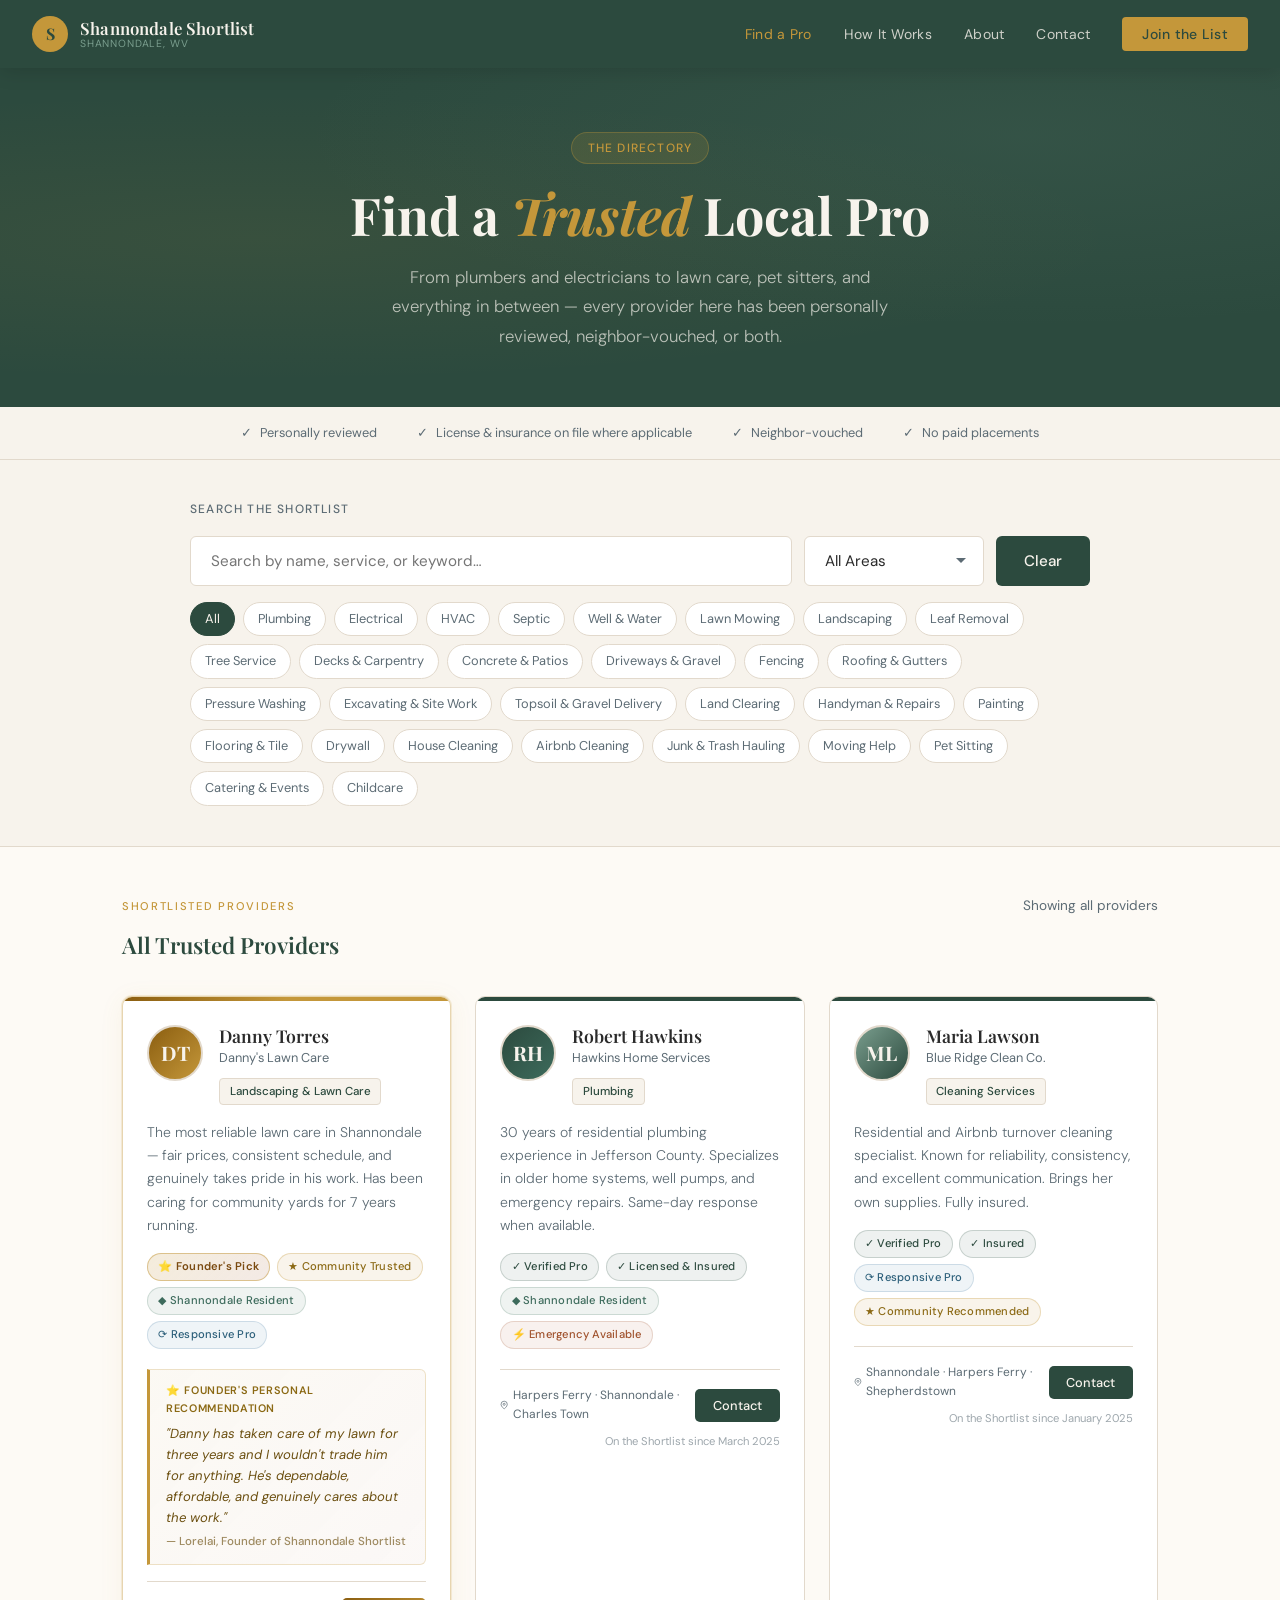
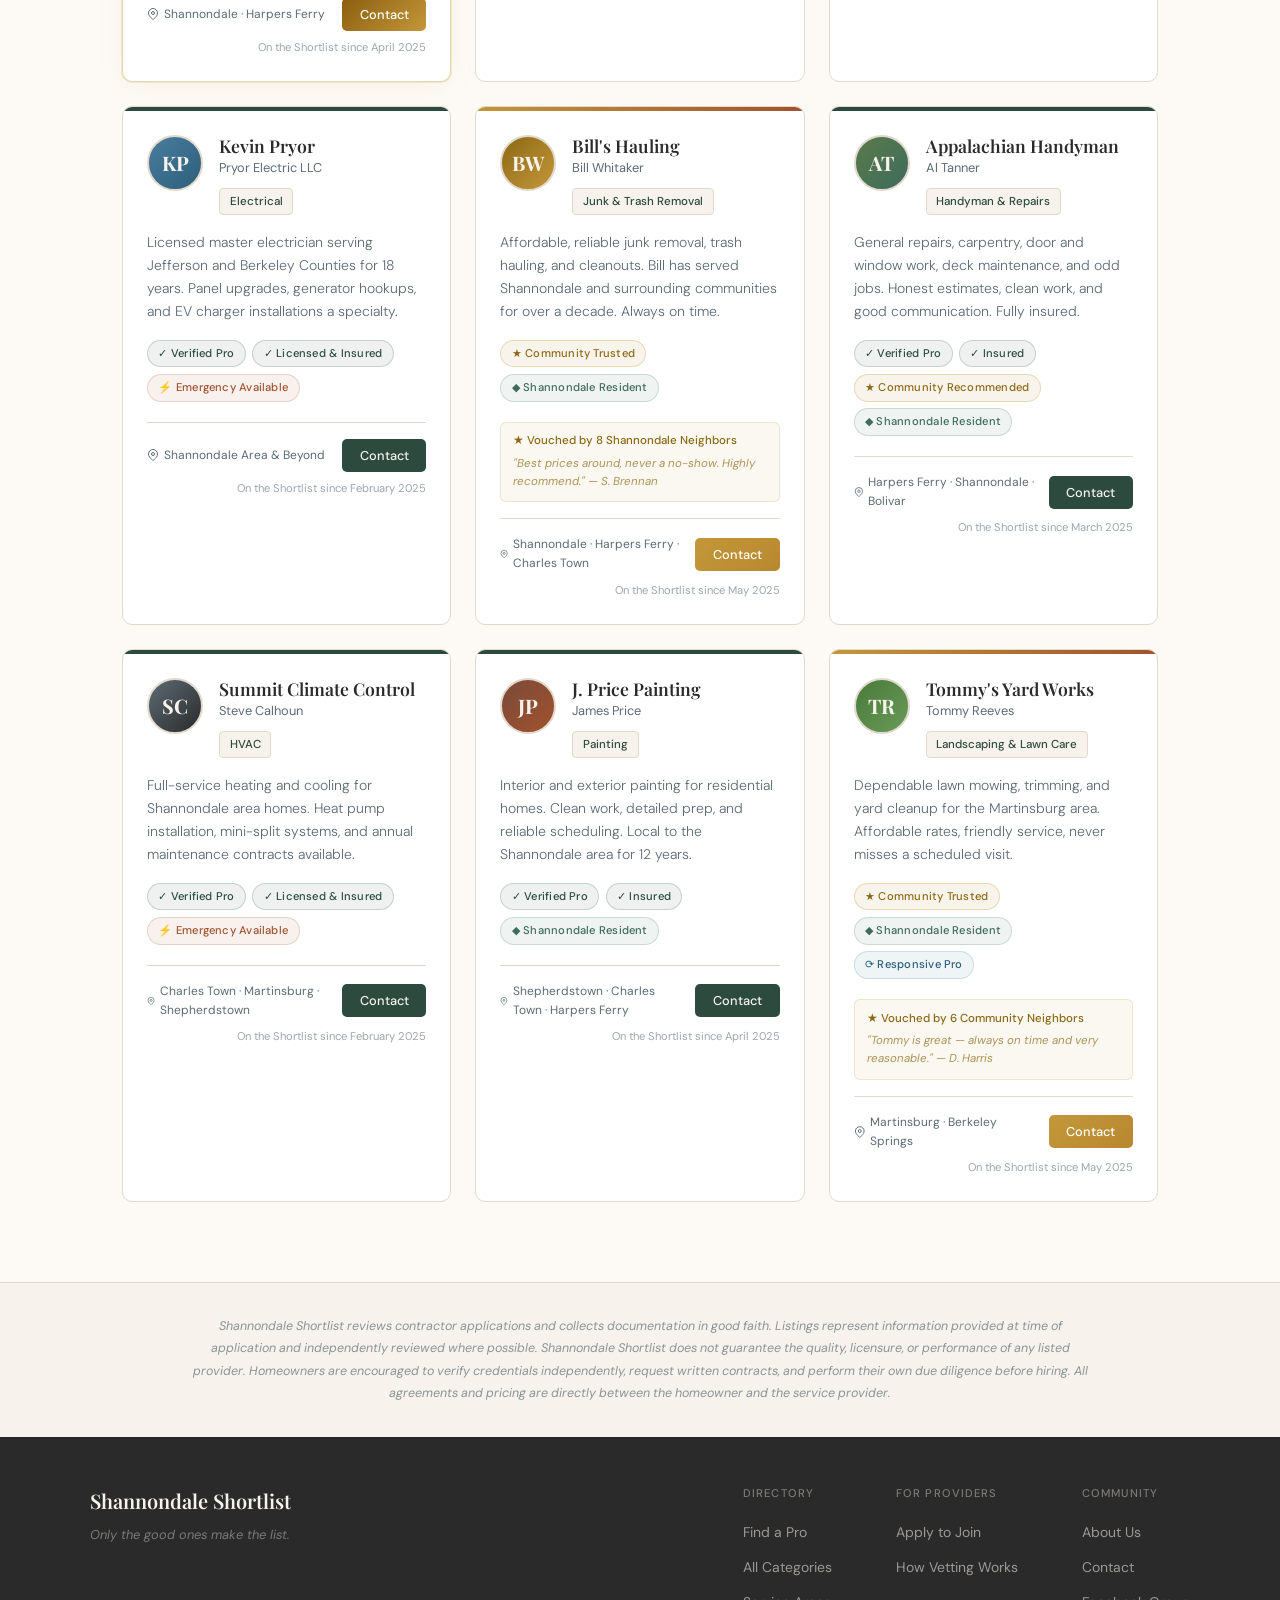
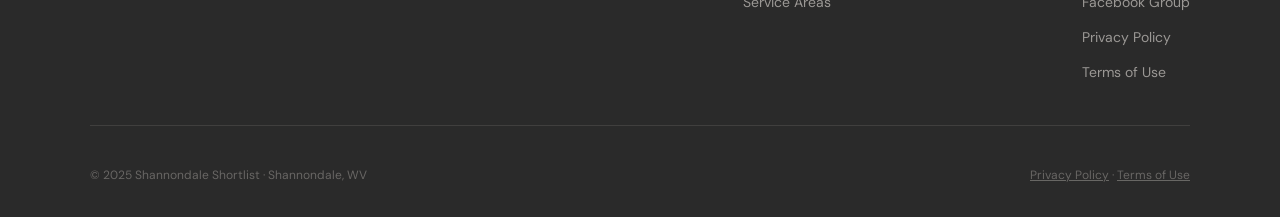
<file: directory.html>
<!DOCTYPE html>
<html lang="en">
<head>
<meta charset="UTF-8">
<meta name="viewport" content="width=device-width, initial-scale=1.0">
<title>Find a Pro — Shannondale Shortlist</title>
<meta name="description" content="Browse trusted local contractors and service providers for Shannondale, Harpers Ferry, Charles Town, and surrounding West Virginia communities.">
<link rel="stylesheet" href="style.css">
<style>
  .directory-wrap { max-width:1100px; margin:0 auto; padding:3rem 2rem 5rem; }
  .directory-header {
    display:flex; justify-content:space-between;
    align-items:baseline; margin-bottom:2rem; flex-wrap:wrap; gap:1rem;
  }
  .directory-count { font-size:0.85rem; color:var(--slate); }

  /* No results */
  .no-results {
    text-align:center; padding:4rem 2rem;
    color:var(--slate); display:none;
    grid-column:1/-1;
  }
  .no-results p { font-size:1rem; margin-top:0.5rem; }
</style>
</head>
<body>

<nav id="main-nav">
  <a href="index.html" class="nav-logo">
    <div class="nav-logo-mark">S</div>
    <div class="nav-logo-text">
      <span class="nav-logo-name">Shannondale Shortlist</span>
      <span class="nav-logo-tagline">Shannondale, WV</span>
    </div>
  </a>
  <ul class="nav-links">
    <li><a href="directory.html" class="active">Find a Pro</a></li>
    <li><a href="how-it-works.html">How It Works</a></li>
    <li><a href="about.html">About</a></li>
    <li><a href="contact.html">Contact</a></li>
    <li><a href="join.html" class="nav-cta">Join the List</a></li>
  </ul>
  <div class="nav-hamburger" id="hamburger"><span></span><span></span><span></span></div>
</nav>

<!-- PAGE HERO -->
<section class="page-hero">
  <div class="page-hero-eyebrow">The Directory</div>
  <h1>Find a <em>Trusted</em> Local Pro</h1>
  <p>From plumbers and electricians to lawn care, pet sitters, and everything in between — every provider here has been personally reviewed, neighbor-vouched, or both.</p>
</section>

<!-- TRUST BAR -->
<div class="trust-bar">
  <div class="trust-item"><span>✓</span> Personally reviewed</div>
  <div class="trust-item"><span>✓</span> License &amp; insurance on file where applicable</div>
  <div class="trust-item"><span>✓</span> Neighbor-vouched</div>
  <div class="trust-item"><span>✓</span> No paid placements</div>
</div>

<!-- SEARCH + FILTER -->
<section class="search-section">
  <div class="search-inner">
    <span class="search-label">Search the Shortlist</span>
    <div class="search-row">
      <input class="search-input" id="search-input" type="text" placeholder="Search by name, service, or keyword…">
      <select class="search-select" id="area-filter">
        <option value="">All Areas</option>
        <option>Shannondale</option>
        <option>Harpers Ferry</option>
        <option>Bolivar</option>
        <option>Charles Town</option>
        <option>Shepherdstown</option>
        <option>Martinsburg</option>
        <option>Berkeley Springs</option>
        <option>Kearneysville</option>
        <option>Inwood</option>
      </select>
      <button class="search-btn" id="clear-btn">Clear</button>
    </div>
    <div class="category-pills">
      <div class="pill active" data-cat="all">All</div>
      <div class="pill" data-cat="plumbing">Plumbing</div>
      <div class="pill" data-cat="electrical">Electrical</div>
      <div class="pill" data-cat="hvac">HVAC</div>
      <div class="pill" data-cat="septic">Septic</div>
      <div class="pill" data-cat="well">Well &amp; Water</div>
      <div class="pill" data-cat="lawn">Lawn Mowing</div>
      <div class="pill" data-cat="landscaping">Landscaping</div>
      <div class="pill" data-cat="leaves">Leaf Removal</div>
      <div class="pill" data-cat="tree">Tree Service</div>
      <div class="pill" data-cat="decks">Decks &amp; Carpentry</div>
      <div class="pill" data-cat="concrete">Concrete &amp; Patios</div>
      <div class="pill" data-cat="driveways">Driveways &amp; Gravel</div>
      <div class="pill" data-cat="fencing">Fencing</div>
      <div class="pill" data-cat="roofing">Roofing &amp; Gutters</div>
      <div class="pill" data-cat="pressure">Pressure Washing</div>
      <div class="pill" data-cat="excavating">Excavating &amp; Site Work</div>
      <div class="pill" data-cat="delivery">Topsoil &amp; Gravel Delivery</div>
      <div class="pill" data-cat="clearing">Land Clearing</div>
      <div class="pill" data-cat="handyman">Handyman &amp; Repairs</div>
      <div class="pill" data-cat="painting">Painting</div>
      <div class="pill" data-cat="flooring">Flooring &amp; Tile</div>
      <div class="pill" data-cat="drywall">Drywall</div>
      <div class="pill" data-cat="cleaning">House Cleaning</div>
      <div class="pill" data-cat="airbnb">Airbnb Cleaning</div>
      <div class="pill" data-cat="hauling">Junk &amp; Trash Hauling</div>
      <div class="pill" data-cat="moving">Moving Help</div>
      <div class="pill" data-cat="pets">Pet Sitting</div>
      <div class="pill" data-cat="catering">Catering &amp; Events</div>
      <div class="pill" data-cat="childcare">Childcare</div>
    </div>
  </div>
</section>

<!-- DIRECTORY -->
<div class="directory-wrap">
  <div class="directory-header">
    <div>
      <div class="section-label">Shortlisted Providers</div>
      <div style="font-family:'Playfair Display',serif; font-size:1.4rem; font-weight:600; color:var(--forest);">All Trusted Providers</div>
    </div>
    <div class="directory-count" id="result-count">Showing all providers</div>
  </div>

  <div class="directory-grid" id="provider-grid">

    <!-- FOUNDER'S PICK -->
    <div class="card founders-pick"
         data-cat="landscaping"
         data-areas="shannondale harpers ferry"
         data-name="danny torres danny's lawn care landscaping lawn care">
      <div class="card-tier-bar founders"></div>
      <div class="card-body">
        <div class="card-top">
          <div class="card-avatar" style="background:linear-gradient(135deg,#8B5E10,#C4973A);">DT</div>
          <div class="card-info">
            <div class="card-name">Danny Torres</div>
            <div class="card-business">Danny's Lawn Care</div>
            <span class="card-category">Landscaping &amp; Lawn Care</span>
          </div>
        </div>
        <p class="card-bio">The most reliable lawn care in Shannondale — fair prices, consistent schedule, and genuinely takes pride in his work. Has been caring for community yards for 7 years running.</p>
        <div class="card-badges">
          <span class="badge badge-founders">⭐ Founder's Pick</span>
          <span class="badge badge-community">★ Community Trusted</span>
          <span class="badge badge-local">◆ Shannondale Resident</span>
          <span class="badge badge-responsive">⟳ Responsive Pro</span>
        </div>
        <div class="founders-quote">
          <div class="founders-quote-label">⭐ Founder's Personal Recommendation</div>
          <div class="founders-quote-text">"Danny has taken care of my lawn for three years and I wouldn't trade him for anything. He's dependable, affordable, and genuinely cares about the work."</div>
          <div class="founders-quote-sig">— Lorelai, Founder of Shannondale Shortlist</div>
        </div>
        <div class="card-footer">
          <div class="card-area">
            <svg width="12" height="12" viewBox="0 0 24 24" fill="none" stroke="currentColor" stroke-width="2"><path d="M21 10c0 7-9 13-9 13s-9-6-9-13a9 9 0 0 1 18 0z"/><circle cx="12" cy="10" r="3"/></svg>
            Shannondale · Harpers Ferry
          </div>
          <button class="card-contact">Contact</button>
        </div>
        <div class="card-member">On the Shortlist since April 2025</div>
      </div>
    </div>

    <!-- VERIFIED PRO: Plumbing -->
    <div class="card"
         data-cat="plumbing"
         data-areas="harpers ferry shannondale charles town"
         data-name="robert hawkins hawkins home services plumbing well pump">
      <div class="card-tier-bar"></div>
      <div class="card-body">
        <div class="card-top">
          <div class="card-avatar" style="background:linear-gradient(135deg,#2C4A3E,#3d6b5c);">RH</div>
          <div class="card-info">
            <div class="card-name">Robert Hawkins</div>
            <div class="card-business">Hawkins Home Services</div>
            <span class="card-category">Plumbing</span>
          </div>
        </div>
        <p class="card-bio">30 years of residential plumbing experience in Jefferson County. Specializes in older home systems, well pumps, and emergency repairs. Same-day response when available.</p>
        <div class="card-badges">
          <span class="badge badge-verified">✓ Verified Pro</span>
          <span class="badge badge-insured">✓ Licensed &amp; Insured</span>
          <span class="badge badge-local">◆ Shannondale Resident</span>
          <span class="badge badge-emergency">⚡ Emergency Available</span>
        </div>
        <div class="card-footer">
          <div class="card-area">
            <svg width="12" height="12" viewBox="0 0 24 24" fill="none" stroke="currentColor" stroke-width="2"><path d="M21 10c0 7-9 13-9 13s-9-6-9-13a9 9 0 0 1 18 0z"/><circle cx="12" cy="10" r="3"/></svg>
            Harpers Ferry · Shannondale · Charles Town
          </div>
          <button class="card-contact">Contact</button>
        </div>
        <div class="card-member">On the Shortlist since March 2025</div>
      </div>
    </div>

    <!-- VERIFIED PRO: Cleaning -->
    <div class="card"
         data-cat="cleaning"
         data-areas="shannondale harpers ferry shepherdstown"
         data-name="maria lawson blue ridge clean cleaning airbnb turnover">
      <div class="card-tier-bar"></div>
      <div class="card-body">
        <div class="card-top">
          <div class="card-avatar" style="background:linear-gradient(135deg,#7A9E8E,#2C4A3E);">ML</div>
          <div class="card-info">
            <div class="card-name">Maria Lawson</div>
            <div class="card-business">Blue Ridge Clean Co.</div>
            <span class="card-category">Cleaning Services</span>
          </div>
        </div>
        <p class="card-bio">Residential and Airbnb turnover cleaning specialist. Known for reliability, consistency, and excellent communication. Brings her own supplies. Fully insured.</p>
        <div class="card-badges">
          <span class="badge badge-verified">✓ Verified Pro</span>
          <span class="badge badge-insured">✓ Insured</span>
          <span class="badge badge-responsive">⟳ Responsive Pro</span>
          <span class="badge badge-community">★ Community Recommended</span>
        </div>
        <div class="card-footer">
          <div class="card-area">
            <svg width="12" height="12" viewBox="0 0 24 24" fill="none" stroke="currentColor" stroke-width="2"><path d="M21 10c0 7-9 13-9 13s-9-6-9-13a9 9 0 0 1 18 0z"/><circle cx="12" cy="10" r="3"/></svg>
            Shannondale · Harpers Ferry · Shepherdstown
          </div>
          <button class="card-contact">Contact</button>
        </div>
        <div class="card-member">On the Shortlist since January 2025</div>
      </div>
    </div>

    <!-- VERIFIED PRO: Electrical -->
    <div class="card"
         data-cat="electrical"
         data-areas="eastern panhandle wide harpers ferry martinsburg"
         data-name="kevin pryor pryor electric electrical panel generator ev charger">
      <div class="card-tier-bar"></div>
      <div class="card-body">
        <div class="card-top">
          <div class="card-avatar" style="background:linear-gradient(135deg,#4a7c9e,#2c5f7a);">KP</div>
          <div class="card-info">
            <div class="card-name">Kevin Pryor</div>
            <div class="card-business">Pryor Electric LLC</div>
            <span class="card-category">Electrical</span>
          </div>
        </div>
        <p class="card-bio">Licensed master electrician serving Jefferson and Berkeley Counties for 18 years. Panel upgrades, generator hookups, and EV charger installations a specialty.</p>
        <div class="card-badges">
          <span class="badge badge-verified">✓ Verified Pro</span>
          <span class="badge badge-insured">✓ Licensed &amp; Insured</span>
          <span class="badge badge-emergency">⚡ Emergency Available</span>
        </div>
        <div class="card-footer">
          <div class="card-area">
            <svg width="12" height="12" viewBox="0 0 24 24" fill="none" stroke="currentColor" stroke-width="2"><path d="M21 10c0 7-9 13-9 13s-9-6-9-13a9 9 0 0 1 18 0z"/><circle cx="12" cy="10" r="3"/></svg>
            Shannondale Area &amp; Beyond
          </div>
          <button class="card-contact">Contact</button>
        </div>
        <div class="card-member">On the Shortlist since February 2025</div>
      </div>
    </div>

    <!-- COMMUNITY TRUSTED: Hauling -->
    <div class="card community-trusted"
         data-cat="hauling"
         data-areas="shannondale harpers ferry charles town"
         data-name="bill whitaker bill's hauling junk removal trash hauling cleanout">
      <div class="card-tier-bar community"></div>
      <div class="card-body">
        <div class="card-top">
          <div class="card-avatar" style="background:linear-gradient(135deg,#8B6914,#C4973A);">BW</div>
          <div class="card-info">
            <div class="card-name">Bill's Hauling</div>
            <div class="card-business">Bill Whitaker</div>
            <span class="card-category">Junk &amp; Trash Removal</span>
          </div>
        </div>
        <p class="card-bio">Affordable, reliable junk removal, trash hauling, and cleanouts. Bill has served Shannondale and surrounding communities for over a decade. Always on time.</p>
        <div class="card-badges">
          <span class="badge badge-community">★ Community Trusted</span>
          <span class="badge badge-local">◆ Shannondale Resident</span>
        </div>
        <div class="vouch-block">
          <div class="vouch-count">★ Vouched by 8 Shannondale Neighbors</div>
          <div class="vouch-quote">"Best prices around, never a no-show. Highly recommend." — S. Brennan</div>
        </div>
        <div class="card-footer">
          <div class="card-area">
            <svg width="12" height="12" viewBox="0 0 24 24" fill="none" stroke="currentColor" stroke-width="2"><path d="M21 10c0 7-9 13-9 13s-9-6-9-13a9 9 0 0 1 18 0z"/><circle cx="12" cy="10" r="3"/></svg>
            Shannondale · Harpers Ferry · Charles Town
          </div>
          <button class="card-contact">Contact</button>
        </div>
        <div class="card-member">On the Shortlist since May 2025</div>
      </div>
    </div>

    <!-- VERIFIED PRO: Handyman -->
    <div class="card"
         data-cat="handyman"
         data-areas="harpers ferry shannondale bolivar"
         data-name="al tanner appalachian handyman repairs carpentry deck">
      <div class="card-tier-bar"></div>
      <div class="card-body">
        <div class="card-top">
          <div class="card-avatar" style="background:linear-gradient(135deg,#5a7a4a,#3d6b5c);">AT</div>
          <div class="card-info">
            <div class="card-name">Appalachian Handyman</div>
            <div class="card-business">Al Tanner</div>
            <span class="card-category">Handyman &amp; Repairs</span>
          </div>
        </div>
        <p class="card-bio">General repairs, carpentry, door and window work, deck maintenance, and odd jobs. Honest estimates, clean work, and good communication. Fully insured.</p>
        <div class="card-badges">
          <span class="badge badge-verified">✓ Verified Pro</span>
          <span class="badge badge-insured">✓ Insured</span>
          <span class="badge badge-community">★ Community Recommended</span>
          <span class="badge badge-local">◆ Shannondale Resident</span>
        </div>
        <div class="card-footer">
          <div class="card-area">
            <svg width="12" height="12" viewBox="0 0 24 24" fill="none" stroke="currentColor" stroke-width="2"><path d="M21 10c0 7-9 13-9 13s-9-6-9-13a9 9 0 0 1 18 0z"/><circle cx="12" cy="10" r="3"/></svg>
            Harpers Ferry · Shannondale · Bolivar
          </div>
          <button class="card-contact">Contact</button>
        </div>
        <div class="card-member">On the Shortlist since March 2025</div>
      </div>
    </div>

    <!-- VERIFIED PRO: HVAC -->
    <div class="card"
         data-cat="hvac"
         data-areas="charles town martinsburg harpers ferry shepherdstown"
         data-name="summit hvac heating cooling air conditioning heat pump">
      <div class="card-tier-bar"></div>
      <div class="card-body">
        <div class="card-top">
          <div class="card-avatar" style="background:linear-gradient(135deg,#5C6B74,#2A2A2A);">SC</div>
          <div class="card-info">
            <div class="card-name">Summit Climate Control</div>
            <div class="card-business">Steve Calhoun</div>
            <span class="card-category">HVAC</span>
          </div>
        </div>
        <p class="card-bio">Full-service heating and cooling for Shannondale area homes. Heat pump installation, mini-split systems, and annual maintenance contracts available.</p>
        <div class="card-badges">
          <span class="badge badge-verified">✓ Verified Pro</span>
          <span class="badge badge-insured">✓ Licensed &amp; Insured</span>
          <span class="badge badge-emergency">⚡ Emergency Available</span>
        </div>
        <div class="card-footer">
          <div class="card-area">
            <svg width="12" height="12" viewBox="0 0 24 24" fill="none" stroke="currentColor" stroke-width="2"><path d="M21 10c0 7-9 13-9 13s-9-6-9-13a9 9 0 0 1 18 0z"/><circle cx="12" cy="10" r="3"/></svg>
            Charles Town · Martinsburg · Shepherdstown
          </div>
          <button class="card-contact">Contact</button>
        </div>
        <div class="card-member">On the Shortlist since February 2025</div>
      </div>
    </div>

    <!-- VERIFIED PRO: Painting -->
    <div class="card"
         data-cat="painting"
         data-areas="shepherdstown charles town harpers ferry"
         data-name="ridge line painting interior exterior painter">
      <div class="card-tier-bar"></div>
      <div class="card-body">
        <div class="card-top">
          <div class="card-avatar" style="background:linear-gradient(135deg,#7a4a3a,#A0522D);">JP</div>
          <div class="card-info">
            <div class="card-name">J. Price Painting</div>
            <div class="card-business">James Price</div>
            <span class="card-category">Painting</span>
          </div>
        </div>
        <p class="card-bio">Interior and exterior painting for residential homes. Clean work, detailed prep, and reliable scheduling. Local to the Shannondale area for 12 years.</p>
        <div class="card-badges">
          <span class="badge badge-verified">✓ Verified Pro</span>
          <span class="badge badge-insured">✓ Insured</span>
          <span class="badge badge-local">◆ Shannondale Resident</span>
        </div>
        <div class="card-footer">
          <div class="card-area">
            <svg width="12" height="12" viewBox="0 0 24 24" fill="none" stroke="currentColor" stroke-width="2"><path d="M21 10c0 7-9 13-9 13s-9-6-9-13a9 9 0 0 1 18 0z"/><circle cx="12" cy="10" r="3"/></svg>
            Shepherdstown · Charles Town · Harpers Ferry
          </div>
          <button class="card-contact">Contact</button>
        </div>
        <div class="card-member">On the Shortlist since April 2025</div>
      </div>
    </div>

    <!-- COMMUNITY TRUSTED: Landscaping -->
    <div class="card community-trusted"
         data-cat="landscaping"
         data-areas="martinsburg berkeley springs"
         data-name="green thumb landscaping yard mowing grass">
      <div class="card-tier-bar community"></div>
      <div class="card-body">
        <div class="card-top">
          <div class="card-avatar" style="background:linear-gradient(135deg,#4a7a3a,#6a9a5a);">TR</div>
          <div class="card-info">
            <div class="card-name">Tommy's Yard Works</div>
            <div class="card-business">Tommy Reeves</div>
            <span class="card-category">Landscaping &amp; Lawn Care</span>
          </div>
        </div>
        <p class="card-bio">Dependable lawn mowing, trimming, and yard cleanup for the Martinsburg area. Affordable rates, friendly service, never misses a scheduled visit.</p>
        <div class="card-badges">
          <span class="badge badge-community">★ Community Trusted</span>
          <span class="badge badge-local">◆ Shannondale Resident</span>
          <span class="badge badge-responsive">⟳ Responsive Pro</span>
        </div>
        <div class="vouch-block">
          <div class="vouch-count">★ Vouched by 6 Community Neighbors</div>
          <div class="vouch-quote">"Tommy is great — always on time and very reasonable." — D. Harris</div>
        </div>
        <div class="card-footer">
          <div class="card-area">
            <svg width="12" height="12" viewBox="0 0 24 24" fill="none" stroke="currentColor" stroke-width="2"><path d="M21 10c0 7-9 13-9 13s-9-6-9-13a9 9 0 0 1 18 0z"/><circle cx="12" cy="10" r="3"/></svg>
            Martinsburg · Berkeley Springs
          </div>
          <button class="card-contact">Contact</button>
        </div>
        <div class="card-member">On the Shortlist since May 2025</div>
      </div>
    </div>

    <!-- No results message -->
    <div class="no-results" id="no-results">
      <div style="font-size:2rem; margin-bottom:1rem;">🔍</div>
      <h3 style="font-family:'Playfair Display',serif; color:var(--forest); margin-bottom:0.5rem;">No providers found</h3>
      <p>Try adjusting your search or filters — or <a href="contact.html" style="color:var(--forest);">contact us</a> to suggest a provider.</p>
    </div>

  </div>
</div>

<!-- DISCLAIMER -->
<div class="disclaimer-section">
  <div class="disclaimer-inner">
    <p class="disclaimer-text">Shannondale Shortlist reviews contractor applications and collects documentation in good faith. Listings represent information provided at time of application and independently reviewed where possible. Shannondale Shortlist does not guarantee the quality, licensure, or performance of any listed provider. Homeowners are encouraged to verify credentials independently, request written contracts, and perform their own due diligence before hiring. All agreements and pricing are directly between the homeowner and the service provider.</p>
  </div>
</div>

<!-- FOOTER -->
<footer>
  <div class="footer-inner">
    <div class="footer-top">
      <div class="footer-brand">
        <div class="footer-logo-name">Shannondale Shortlist</div>
        <div class="footer-tagline">Only the good ones make the list.</div>
      </div>
      <div class="footer-links">
        <div class="footer-col">
          <h4>Directory</h4>
          <ul>
            <li><a href="directory.html">Find a Pro</a></li>
            <li><a href="directory.html">All Categories</a></li>
            <li><a href="directory.html">Service Areas</a></li>
          </ul>
        </div>
        <div class="footer-col">
          <h4>For Providers</h4>
          <ul>
            <li><a href="join.html">Apply to Join</a></li>
            <li><a href="how-it-works.html">How Vetting Works</a></li>
          </ul>
        </div>
        <div class="footer-col">
          <h4>Community</h4>
          <ul>
            <li><a href="about.html">About Us</a></li>
            <li><a href="contact.html">Contact</a></li>
            <li><a href="https://facebook.com" target="_blank">Facebook Group</a></li>
            <li><a href="privacy.html">Privacy Policy</a></li>
            <li><a href="terms.html">Terms of Use</a></li>
          </ul>
        </div>
      </div>
    </div>
    <div class="footer-bottom">
      <span>© 2025 Shannondale Shortlist · Shannondale, WV</span>
      <span><a href="privacy.html" style="color:inherit;">Privacy Policy</a> · <a href="terms.html" style="color:inherit;">Terms of Use</a></span>
    </div>
  </div>
</footer>

<script>
  const pills   = document.querySelectorAll('.pill');
  const cards   = document.querySelectorAll('#provider-grid .card');
  const searchInput = document.getElementById('search-input');
  const areaFilter  = document.getElementById('area-filter');
  const clearBtn    = document.getElementById('clear-btn');
  const countEl     = document.getElementById('result-count');
  const noResults   = document.getElementById('no-results');

  let activeCat = 'all';

  function filterCards() {
    const query = searchInput.value.toLowerCase().trim();
    const area  = areaFilter.value.toLowerCase().trim();
    let visible = 0;

    cards.forEach(card => {
      if (card.id === 'no-results') return;
      const cat      = card.dataset.cat   || '';
      const areas    = card.dataset.areas  || '';
      const name     = card.dataset.name   || '';

      const catMatch  = activeCat === 'all' || cat === activeCat;
      const areaMatch = !area || areas.includes(area.toLowerCase());
      const textMatch = !query || name.includes(query) || cat.includes(query);

      if (catMatch && areaMatch && textMatch) {
        card.style.display = ''; visible++;
      } else {
        card.style.display = 'none';
      }
    });

    noResults.style.display = visible === 0 ? 'block' : 'none';
    countEl.textContent = visible === cards.length
      ? 'Showing all providers'
      : `Showing ${visible} provider${visible !== 1 ? 's' : ''}`;
  }

  pills.forEach(pill => {
    pill.addEventListener('click', () => {
      pills.forEach(p => p.classList.remove('active'));
      pill.classList.add('active');
      activeCat = pill.dataset.cat;
      filterCards();
    });
  });

  searchInput.addEventListener('input', filterCards);
  areaFilter.addEventListener('change', filterCards);

  clearBtn.addEventListener('click', () => {
    searchInput.value = '';
    areaFilter.value  = '';
    activeCat = 'all';
    pills.forEach(p => p.classList.remove('active'));
    document.querySelector('[data-cat="all"]').classList.add('active');
    filterCards();
  });

  document.getElementById('hamburger').addEventListener('click', () => {
    document.getElementById('main-nav').classList.toggle('nav-mobile-open');
  });
</script>
</body>
</html>
</file>
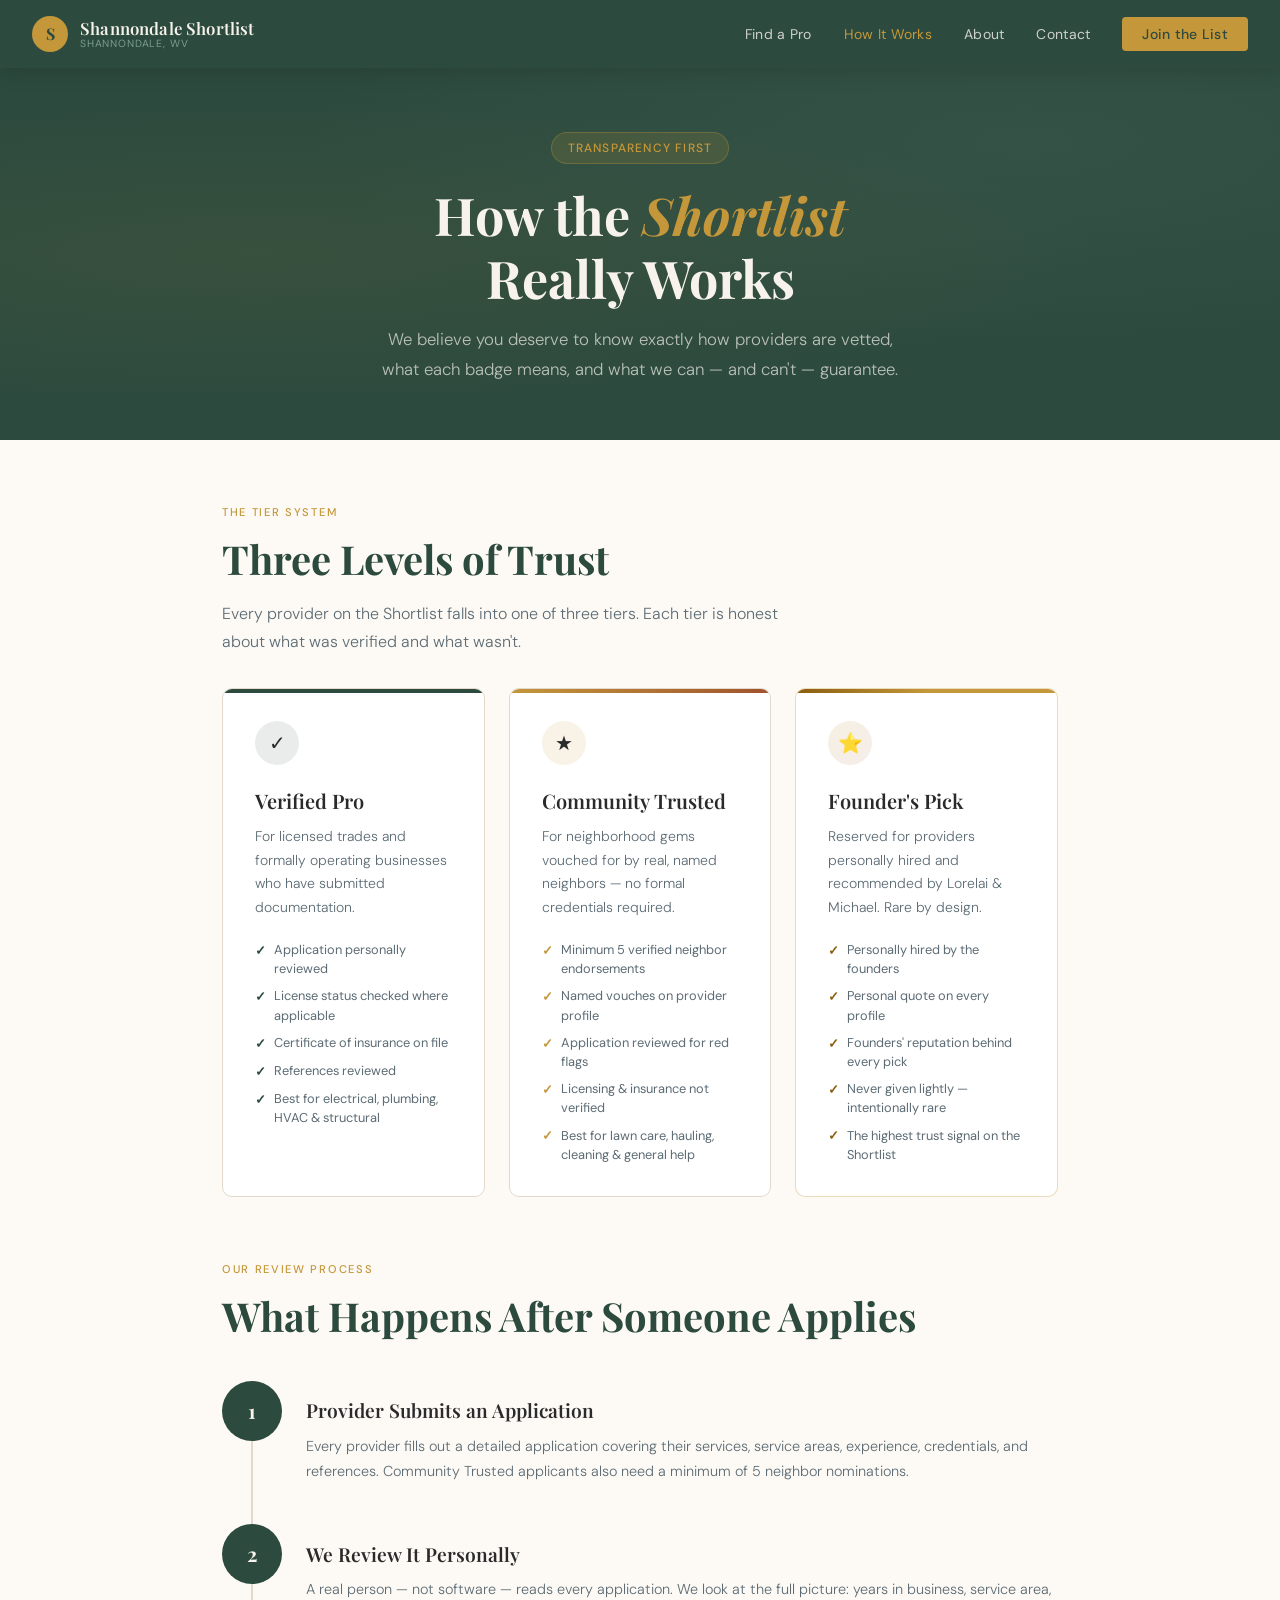
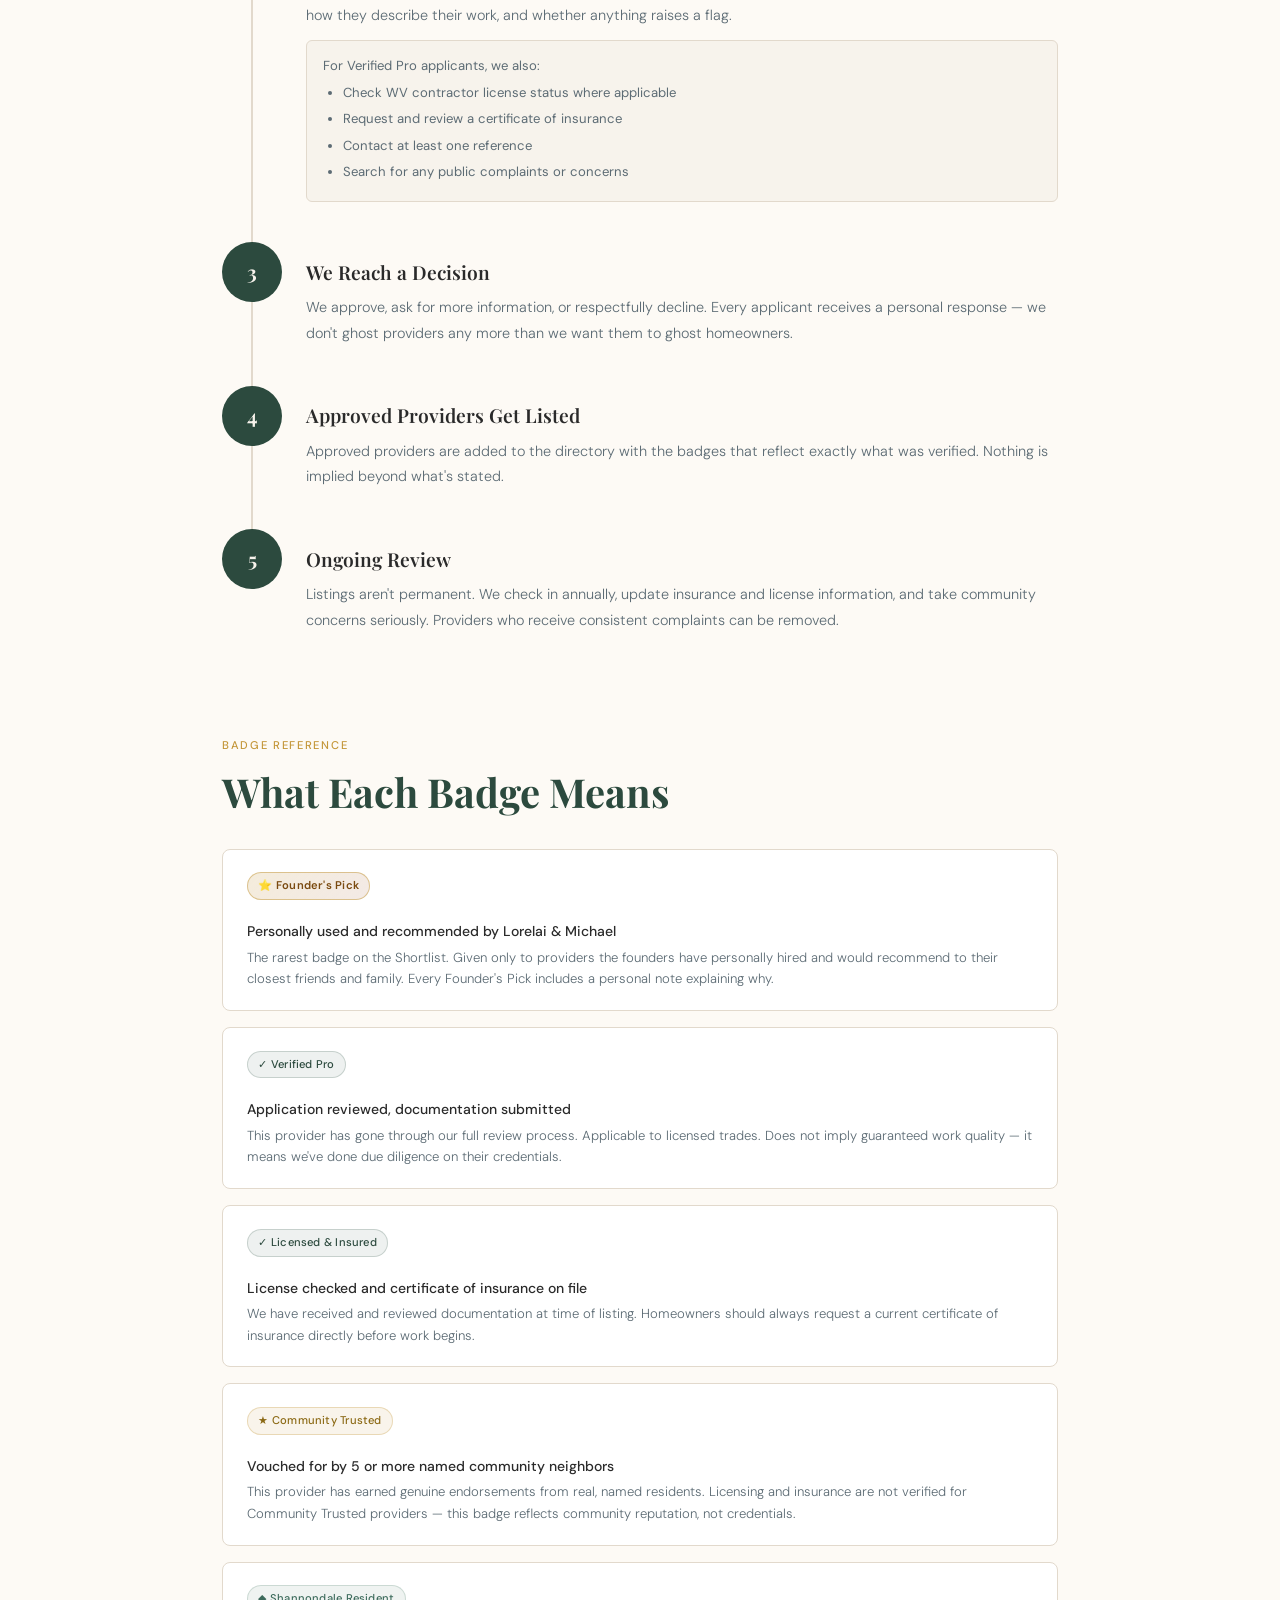
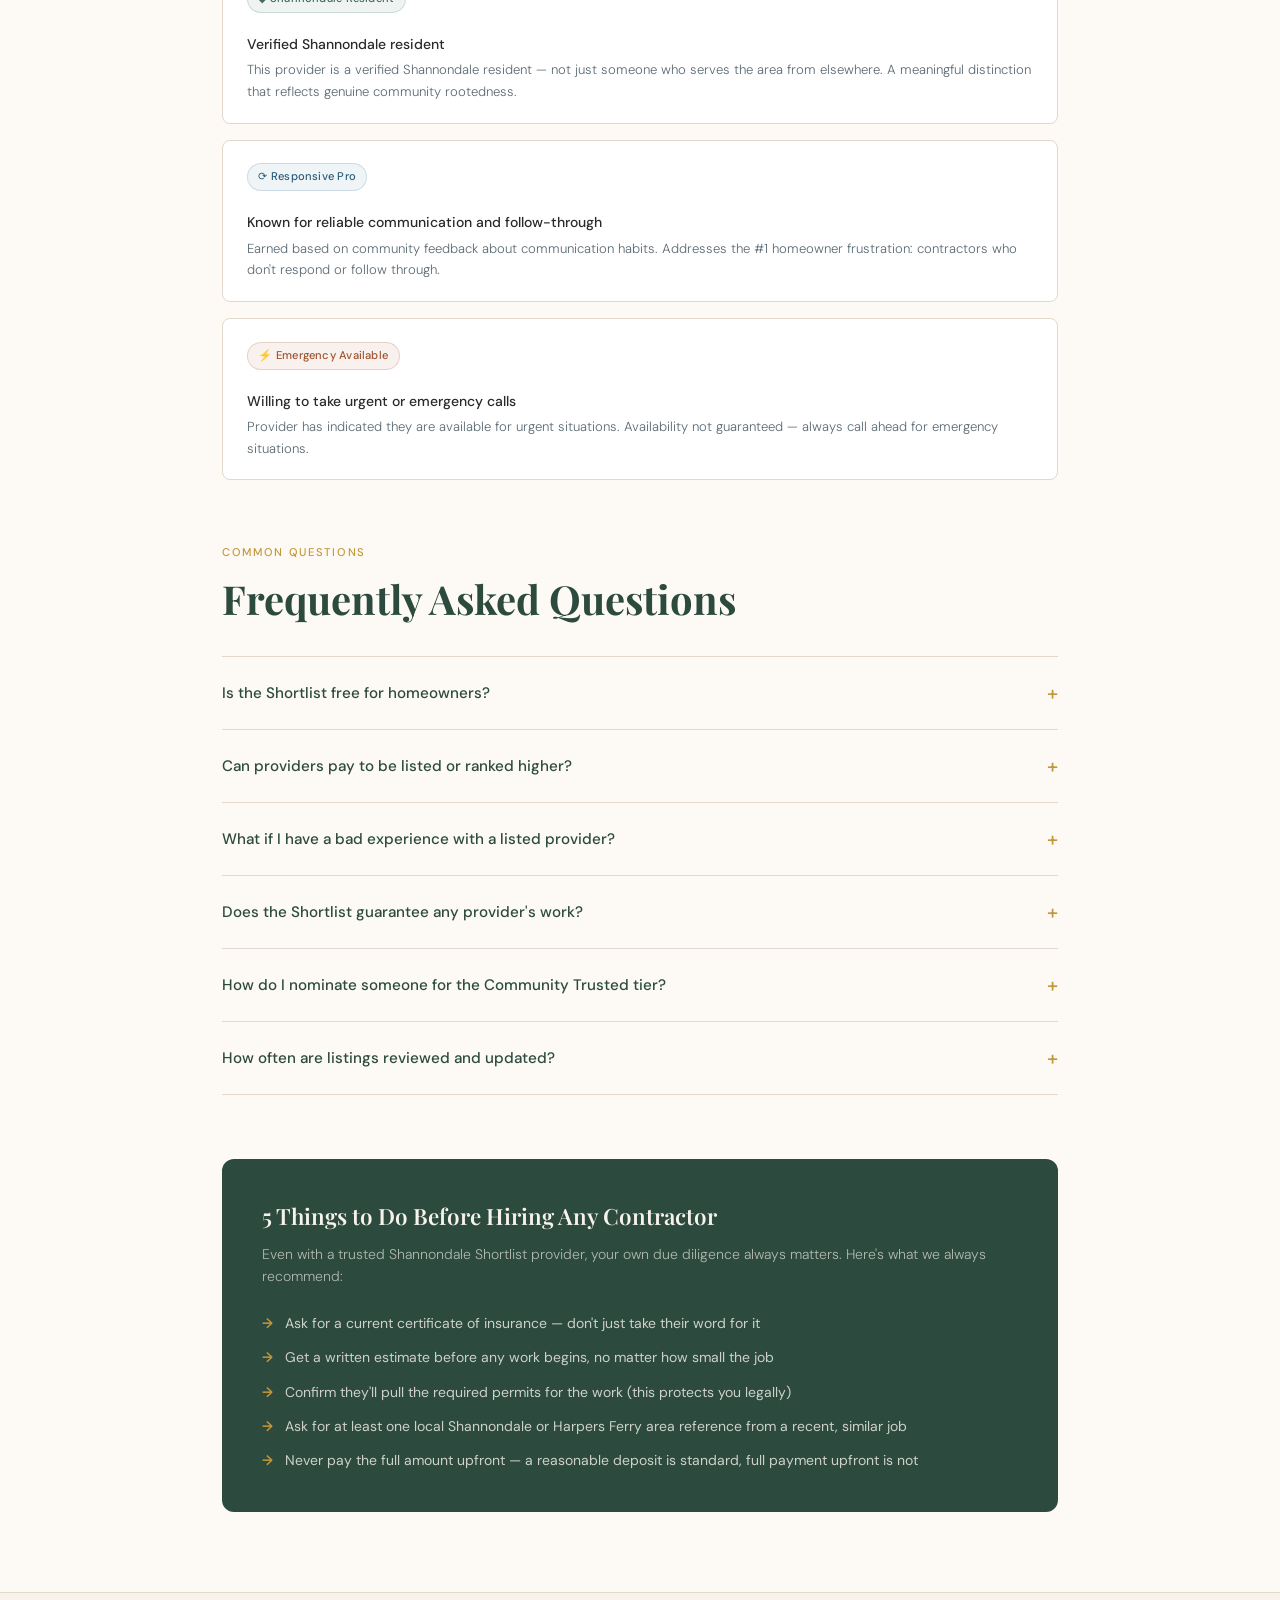
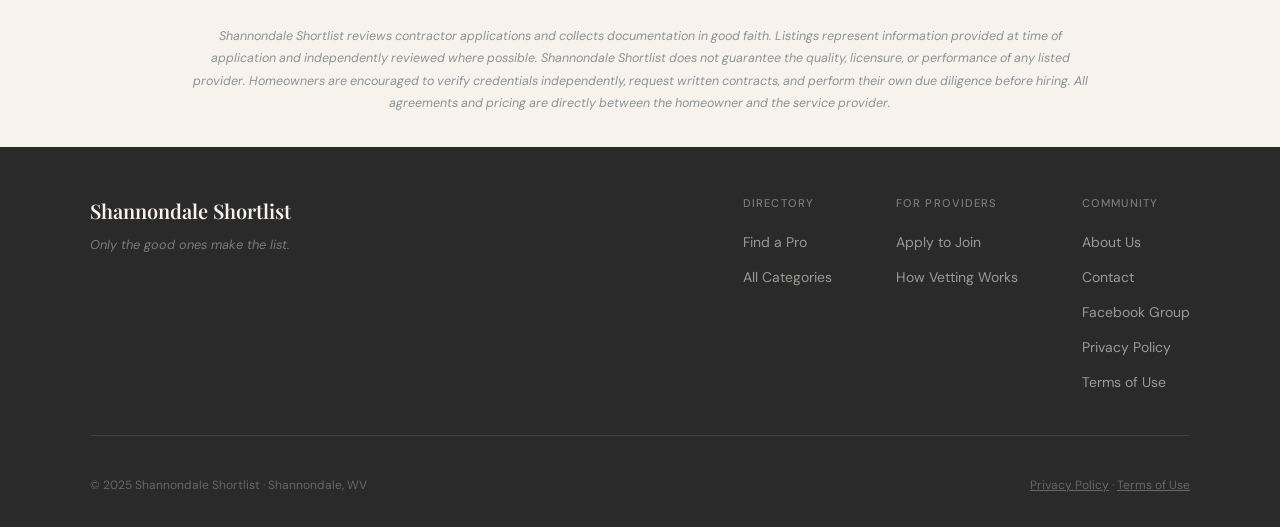
<file: how-it-works.html>
<!DOCTYPE html>
<html lang="en">
<head>
<meta charset="UTF-8">
<meta name="viewport" content="width=device-width, initial-scale=1.0">
<title>How It Works — Shannondale Shortlist</title>
<meta name="description" content="Learn how the Shannondale Shortlist vets providers, what each badge means, and how the three-tier system works.">
<link rel="stylesheet" href="style.css">
<style>
  .hiw-wrap { max-width:900px; margin:0 auto; padding:4rem 2rem 5rem; }

  /* Process Steps */
  .process { margin:4rem 0; }
  .process-steps { display:flex; flex-direction:column; gap:0; margin-top:2.5rem; }
  .process-step {
    display:grid; grid-template-columns:60px 1fr;
    gap:1.5rem; position:relative;
  }
  .process-step:not(:last-child)::after {
    content:'';
    position:absolute; left:29px; top:60px;
    width:2px; height:calc(100% - 20px);
    background:var(--border);
  }
  .process-num {
    width:60px; height:60px; border-radius:50%;
    background:var(--forest); color:var(--cream);
    display:flex; align-items:center; justify-content:center;
    font-family:'Playfair Display',serif;
    font-size:1.25rem; font-weight:700;
    flex-shrink:0; position:relative; z-index:1;
    margin-bottom:2rem;
  }
  .process-content { padding-bottom:2.5rem; }
  .process-title {
    font-family:'Playfair Display',serif;
    font-size:1.2rem; font-weight:600;
    color:var(--charcoal); margin-bottom:0.5rem;
    padding-top:0.9rem;
  }
  .process-desc { font-size:0.9rem; color:var(--slate); line-height:1.75; font-weight:300; }
  .process-detail {
    margin-top:0.75rem;
    background:var(--cream); border-radius:6px;
    padding:0.875rem 1rem; border:1px solid var(--border);
    font-size:0.82rem; color:var(--slate); line-height:1.7;
  }
  .process-detail ul { padding-left:1.25rem; margin-top:0.3rem; }
  .process-detail li { margin-bottom:0.25rem; }

  /* Badge guide */
  .badges-section { margin:4rem 0; }
  .badge-guide { display:flex; flex-direction:column; gap:1rem; margin-top:2rem; }
  .badge-row {
    background:white; border-radius:8px;
    padding:1.25rem 1.5rem; border:1px solid var(--border);
    display:flex; gap:1.25rem; align-items:flex-start;
    flex-wrap:wrap;
  }
  .badge-row-badge { flex-shrink:0; padding-top:0.1rem; }
  .badge-row-info {}
  .badge-row-title {
    font-size:0.875rem; font-weight:500;
    color:var(--charcoal); margin-bottom:0.25rem;
  }
  .badge-row-desc { font-size:0.82rem; color:var(--slate); line-height:1.65; font-weight:300; }

  /* FAQ */
  .faq-section { margin:4rem 0; }
  .faq-list { margin-top:2rem; display:flex; flex-direction:column; gap:0; }
  .faq-item {
    border-bottom:1px solid var(--border);
  }
  .faq-item:first-child { border-top:1px solid var(--border); }
  .faq-q {
    padding:1.25rem 0;
    font-size:0.95rem; font-weight:500;
    color:var(--forest); cursor:pointer;
    display:flex; justify-content:space-between;
    align-items:center; gap:1rem;
    list-style:none;
    user-select:none;
  }
  .faq-q::after { content:'+'; font-size:1.25rem; color:var(--gold); flex-shrink:0; transition:transform 0.2s; }
  .faq-item.open .faq-q::after { transform:rotate(45deg); }
  .faq-a {
    font-size:0.875rem; color:var(--slate);
    line-height:1.8; font-weight:300;
    max-height:0; overflow:hidden;
    transition:max-height 0.3s ease, padding 0.2s;
  }
  .faq-item.open .faq-a { max-height:300px; padding-bottom:1.25rem; }

  /* Homeowner tips */
  .tips-box {
    background:var(--forest); border-radius:12px;
    padding:2.5rem; margin-top:4rem; color:var(--cream);
  }
  .tips-box h3 {
    font-family:'Playfair Display',serif;
    font-size:1.4rem; font-weight:600; margin-bottom:0.5rem;
  }
  .tips-box p { color:rgba(247,243,236,0.65); font-size:0.875rem; margin-bottom:1.5rem; font-weight:300; }
  .tips-list { list-style:none; display:flex; flex-direction:column; gap:0.75rem; }
  .tips-list li {
    display:flex; gap:0.75rem;
    font-size:0.875rem; color:rgba(247,243,236,0.8); line-height:1.6;
  }
  .tips-list li::before {
    content:'→'; color:var(--gold); flex-shrink:0; font-weight:600;
  }
</style>
</head>
<body>

<nav id="main-nav">
  <a href="index.html" class="nav-logo">
    <div class="nav-logo-mark">S</div>
    <div class="nav-logo-text">
      <span class="nav-logo-name">Shannondale Shortlist</span>
      <span class="nav-logo-tagline">Shannondale, WV</span>
    </div>
  </a>
  <ul class="nav-links">
    <li><a href="directory.html">Find a Pro</a></li>
    <li><a href="how-it-works.html" class="active">How It Works</a></li>
    <li><a href="about.html">About</a></li>
    <li><a href="contact.html">Contact</a></li>
    <li><a href="join.html" class="nav-cta">Join the List</a></li>
  </ul>
  <div class="nav-hamburger" id="hamburger"><span></span><span></span><span></span></div>
</nav>

<section class="page-hero">
  <div class="page-hero-eyebrow">Transparency First</div>
  <h1>How the <em>Shortlist</em><br>Really Works</h1>
  <p>We believe you deserve to know exactly how providers are vetted, what each badge means, and what we can — and can't — guarantee.</p>
</section>

<div class="hiw-wrap">

  <!-- THREE TIERS -->
  <div style="margin-bottom:4rem;">
    <div class="section-label">The Tier System</div>
    <h2 class="section-title">Three Levels of Trust</h2>
    <p class="section-sub">Every provider on the Shortlist falls into one of three tiers. Each tier is honest about what was verified and what wasn't.</p>
    <div class="tiers-grid" style="margin-top:2rem;">
      <div class="tier-card verified">
        <div class="tier-icon v">✓</div>
        <div class="tier-title">Verified Pro</div>
        <p class="tier-desc">For licensed trades and formally operating businesses who have submitted documentation.</p>
        <ul class="tier-list">
          <li>Application personally reviewed</li>
          <li>License status checked where applicable</li>
          <li>Certificate of insurance on file</li>
          <li>References reviewed</li>
          <li>Best for electrical, plumbing, HVAC &amp; structural</li>
        </ul>
      </div>
      <div class="tier-card community">
        <div class="tier-icon c">★</div>
        <div class="tier-title">Community Trusted</div>
        <p class="tier-desc">For neighborhood gems vouched for by real, named neighbors — no formal credentials required.</p>
        <ul class="tier-list">
          <li>Minimum 5 verified neighbor endorsements</li>
          <li>Named vouches on provider profile</li>
          <li>Application reviewed for red flags</li>
          <li>Licensing &amp; insurance not verified</li>
          <li>Best for lawn care, hauling, cleaning &amp; general help</li>
        </ul>
      </div>
      <div class="tier-card founders-tier">
        <div class="tier-icon f">⭐</div>
        <div class="tier-title">Founder's Pick</div>
        <p class="tier-desc">Reserved for providers personally hired and recommended by Lorelai &amp; Michael. Rare by design.</p>
        <ul class="tier-list">
          <li>Personally hired by the founders</li>
          <li>Personal quote on every profile</li>
          <li>Founders' reputation behind every pick</li>
          <li>Never given lightly — intentionally rare</li>
          <li>The highest trust signal on the Shortlist</li>
        </ul>
      </div>
    </div>
  </div>

  <!-- PROCESS STEPS -->
  <div class="process">
    <div class="section-label">Our Review Process</div>
    <h2 class="section-title">What Happens After Someone Applies</h2>
    <div class="process-steps">
      <div class="process-step">
        <div class="process-num">1</div>
        <div class="process-content">
          <div class="process-title">Provider Submits an Application</div>
          <p class="process-desc">Every provider fills out a detailed application covering their services, service areas, experience, credentials, and references. Community Trusted applicants also need a minimum of 5 neighbor nominations.</p>
        </div>
      </div>
      <div class="process-step">
        <div class="process-num">2</div>
        <div class="process-content">
          <div class="process-title">We Review It Personally</div>
          <p class="process-desc">A real person — not software — reads every application. We look at the full picture: years in business, service area, how they describe their work, and whether anything raises a flag.</p>
          <div class="process-detail">
            For Verified Pro applicants, we also:<br>
            <ul>
              <li>Check WV contractor license status where applicable</li>
              <li>Request and review a certificate of insurance</li>
              <li>Contact at least one reference</li>
              <li>Search for any public complaints or concerns</li>
            </ul>
          </div>
        </div>
      </div>
      <div class="process-step">
        <div class="process-num">3</div>
        <div class="process-content">
          <div class="process-title">We Reach a Decision</div>
          <p class="process-desc">We approve, ask for more information, or respectfully decline. Every applicant receives a personal response — we don't ghost providers any more than we want them to ghost homeowners.</p>
        </div>
      </div>
      <div class="process-step">
        <div class="process-num">4</div>
        <div class="process-content">
          <div class="process-title">Approved Providers Get Listed</div>
          <p class="process-desc">Approved providers are added to the directory with the badges that reflect exactly what was verified. Nothing is implied beyond what's stated.</p>
        </div>
      </div>
      <div class="process-step">
        <div class="process-num">5</div>
        <div class="process-content">
          <div class="process-title">Ongoing Review</div>
          <p class="process-desc">Listings aren't permanent. We check in annually, update insurance and license information, and take community concerns seriously. Providers who receive consistent complaints can be removed.</p>
        </div>
      </div>
    </div>
  </div>

  <!-- BADGE GUIDE -->
  <div class="badges-section">
    <div class="section-label">Badge Reference</div>
    <h2 class="section-title">What Each Badge Means</h2>
    <div class="badge-guide">
      <div class="badge-row">
        <div class="badge-row-badge"><span class="badge badge-founders">⭐ Founder's Pick</span></div>
        <div class="badge-row-info">
          <div class="badge-row-title">Personally used and recommended by Lorelai &amp; Michael</div>
          <p class="badge-row-desc">The rarest badge on the Shortlist. Given only to providers the founders have personally hired and would recommend to their closest friends and family. Every Founder's Pick includes a personal note explaining why.</p>
        </div>
      </div>
      <div class="badge-row">
        <div class="badge-row-badge"><span class="badge badge-verified">✓ Verified Pro</span></div>
        <div class="badge-row-info">
          <div class="badge-row-title">Application reviewed, documentation submitted</div>
          <p class="badge-row-desc">This provider has gone through our full review process. Applicable to licensed trades. Does not imply guaranteed work quality — it means we've done due diligence on their credentials.</p>
        </div>
      </div>
      <div class="badge-row">
        <div class="badge-row-badge"><span class="badge badge-insured">✓ Licensed &amp; Insured</span></div>
        <div class="badge-row-info">
          <div class="badge-row-title">License checked and certificate of insurance on file</div>
          <p class="badge-row-desc">We have received and reviewed documentation at time of listing. Homeowners should always request a current certificate of insurance directly before work begins.</p>
        </div>
      </div>
      <div class="badge-row">
        <div class="badge-row-badge"><span class="badge badge-community">★ Community Trusted</span></div>
        <div class="badge-row-info">
          <div class="badge-row-title">Vouched for by 5 or more named community neighbors</div>
          <p class="badge-row-desc">This provider has earned genuine endorsements from real, named residents. Licensing and insurance are not verified for Community Trusted providers — this badge reflects community reputation, not credentials.</p>
        </div>
      </div>
      <div class="badge-row">
        <div class="badge-row-badge"><span class="badge badge-local">◆ Shannondale Resident</span></div>
        <div class="badge-row-info">
          <div class="badge-row-title">Verified Shannondale resident</div>
          <p class="badge-row-desc">This provider is a verified Shannondale resident — not just someone who serves the area from elsewhere. A meaningful distinction that reflects genuine community rootedness.</p>
        </div>
      </div>
      <div class="badge-row">
        <div class="badge-row-badge"><span class="badge badge-responsive">⟳ Responsive Pro</span></div>
        <div class="badge-row-info">
          <div class="badge-row-title">Known for reliable communication and follow-through</div>
          <p class="badge-row-desc">Earned based on community feedback about communication habits. Addresses the #1 homeowner frustration: contractors who don't respond or follow through.</p>
        </div>
      </div>
      <div class="badge-row">
        <div class="badge-row-badge"><span class="badge badge-emergency">⚡ Emergency Available</span></div>
        <div class="badge-row-info">
          <div class="badge-row-title">Willing to take urgent or emergency calls</div>
          <p class="badge-row-desc">Provider has indicated they are available for urgent situations. Availability not guaranteed — always call ahead for emergency situations.</p>
        </div>
      </div>
    </div>
  </div>

  <!-- FAQ -->
  <div class="faq-section">
    <div class="section-label">Common Questions</div>
    <h2 class="section-title">Frequently Asked Questions</h2>
    <div class="faq-list">
      <div class="faq-item">
        <div class="faq-q">Is the Shortlist free for homeowners?</div>
        <div class="faq-a">Yes — always. Browsing the directory, contacting providers, and using the Shortlist as a resource will never cost homeowners anything.</div>
      </div>
      <div class="faq-item">
        <div class="faq-q">Can providers pay to be listed or ranked higher?</div>
        <div class="faq-a">No. Listings are earned through the vetting process, not purchased. If we ever introduce optional provider fees in the future, they will never affect placement, badge status, or ranking in any way.</div>
      </div>
      <div class="faq-item">
        <div class="faq-q">What if I have a bad experience with a listed provider?</div>
        <div class="faq-a">Please contact us directly. We take community feedback seriously. Providers with consistent or serious complaints can be reviewed and removed from the Shortlist. We are not mediators and cannot resolve disputes — but we will always listen and act when the community's trust is at stake.</div>
      </div>
      <div class="faq-item">
        <div class="faq-q">Does the Shortlist guarantee any provider's work?</div>
        <div class="faq-a">No. The Shortlist is an informational directory. We do our best to vet providers honestly and thoroughly, but we cannot guarantee work quality, pricing, or outcomes. All agreements are directly between the homeowner and the provider.</div>
      </div>
      <div class="faq-item">
        <div class="faq-q">How do I nominate someone for the Community Trusted tier?</div>
        <div class="faq-a">Send us a message through the Contact page or post in our Facebook community group. We'll reach out to the provider and begin collecting the required neighbor endorsements.</div>
      </div>
      <div class="faq-item">
        <div class="faq-q">How often are listings reviewed and updated?</div>
        <div class="faq-a">We do a full review of all listings annually — updating insurance and license information, checking in with providers, and incorporating any community feedback received throughout the year.</div>
      </div>
    </div>
  </div>

  <!-- HOMEOWNER TIPS -->
  <div class="tips-box">
    <h3>5 Things to Do Before Hiring Any Contractor</h3>
    <p>Even with a trusted Shannondale Shortlist provider, your own due diligence always matters. Here's what we always recommend:</p>
    <ul class="tips-list">
      <li>Ask for a current certificate of insurance — don't just take their word for it</li>
      <li>Get a written estimate before any work begins, no matter how small the job</li>
      <li>Confirm they'll pull the required permits for the work (this protects you legally)</li>
      <li>Ask for at least one local Shannondale or Harpers Ferry area reference from a recent, similar job</li>
      <li>Never pay the full amount upfront — a reasonable deposit is standard, full payment upfront is not</li>
    </ul>
  </div>

</div>

<!-- DISCLAIMER -->
<div class="disclaimer-section">
  <div class="disclaimer-inner">
    <p class="disclaimer-text">Shannondale Shortlist reviews contractor applications and collects documentation in good faith. Listings represent information provided at time of application and independently reviewed where possible. Shannondale Shortlist does not guarantee the quality, licensure, or performance of any listed provider. Homeowners are encouraged to verify credentials independently, request written contracts, and perform their own due diligence before hiring. All agreements and pricing are directly between the homeowner and the service provider.</p>
  </div>
</div>

<!-- FOOTER -->
<footer>
  <div class="footer-inner">
    <div class="footer-top">
      <div class="footer-brand">
        <div class="footer-logo-name">Shannondale Shortlist</div>
        <div class="footer-tagline">Only the good ones make the list.</div>
      </div>
      <div class="footer-links">
        <div class="footer-col">
          <h4>Directory</h4>
          <ul>
            <li><a href="directory.html">Find a Pro</a></li>
            <li><a href="directory.html">All Categories</a></li>
          </ul>
        </div>
        <div class="footer-col">
          <h4>For Providers</h4>
          <ul>
            <li><a href="join.html">Apply to Join</a></li>
            <li><a href="how-it-works.html">How Vetting Works</a></li>
          </ul>
        </div>
        <div class="footer-col">
          <h4>Community</h4>
          <ul>
            <li><a href="about.html">About Us</a></li>
            <li><a href="contact.html">Contact</a></li>
            <li><a href="https://facebook.com" target="_blank">Facebook Group</a></li>
            <li><a href="privacy.html">Privacy Policy</a></li>
            <li><a href="terms.html">Terms of Use</a></li>
          </ul>
        </div>
      </div>
    </div>
    <div class="footer-bottom">
      <span>© 2025 Shannondale Shortlist · Shannondale, WV</span>
      <span><a href="privacy.html" style="color:inherit;">Privacy Policy</a> · <a href="terms.html" style="color:inherit;">Terms of Use</a></span>
    </div>
  </div>
</footer>

<script>
  document.querySelectorAll('.faq-q').forEach(q => {
    q.addEventListener('click', () => {
      const item = q.parentElement;
      const isOpen = item.classList.contains('open');
      document.querySelectorAll('.faq-item').forEach(i => i.classList.remove('open'));
      if (!isOpen) item.classList.add('open');
    });
  });
  document.getElementById('hamburger').addEventListener('click', () => {
    document.getElementById('main-nav').classList.toggle('nav-mobile-open');
  });
</script>
</body>
</html>
</file>
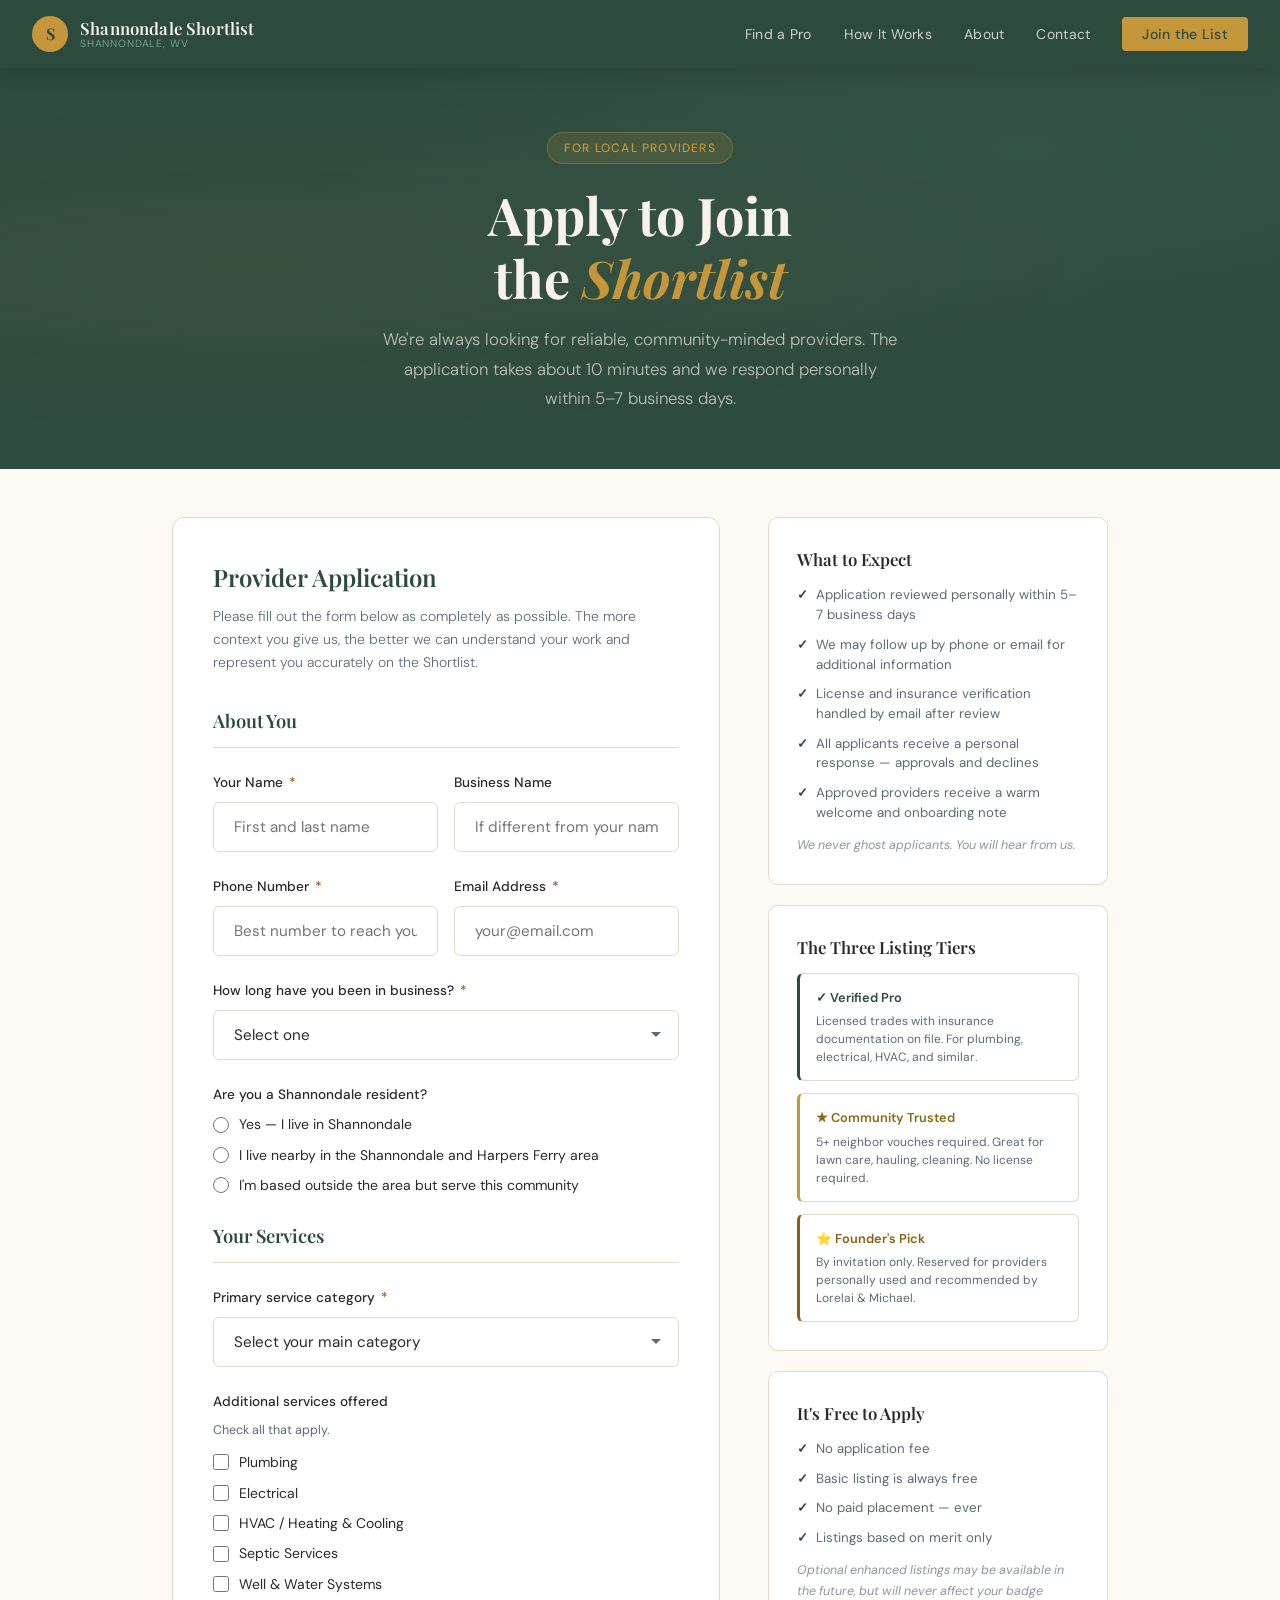
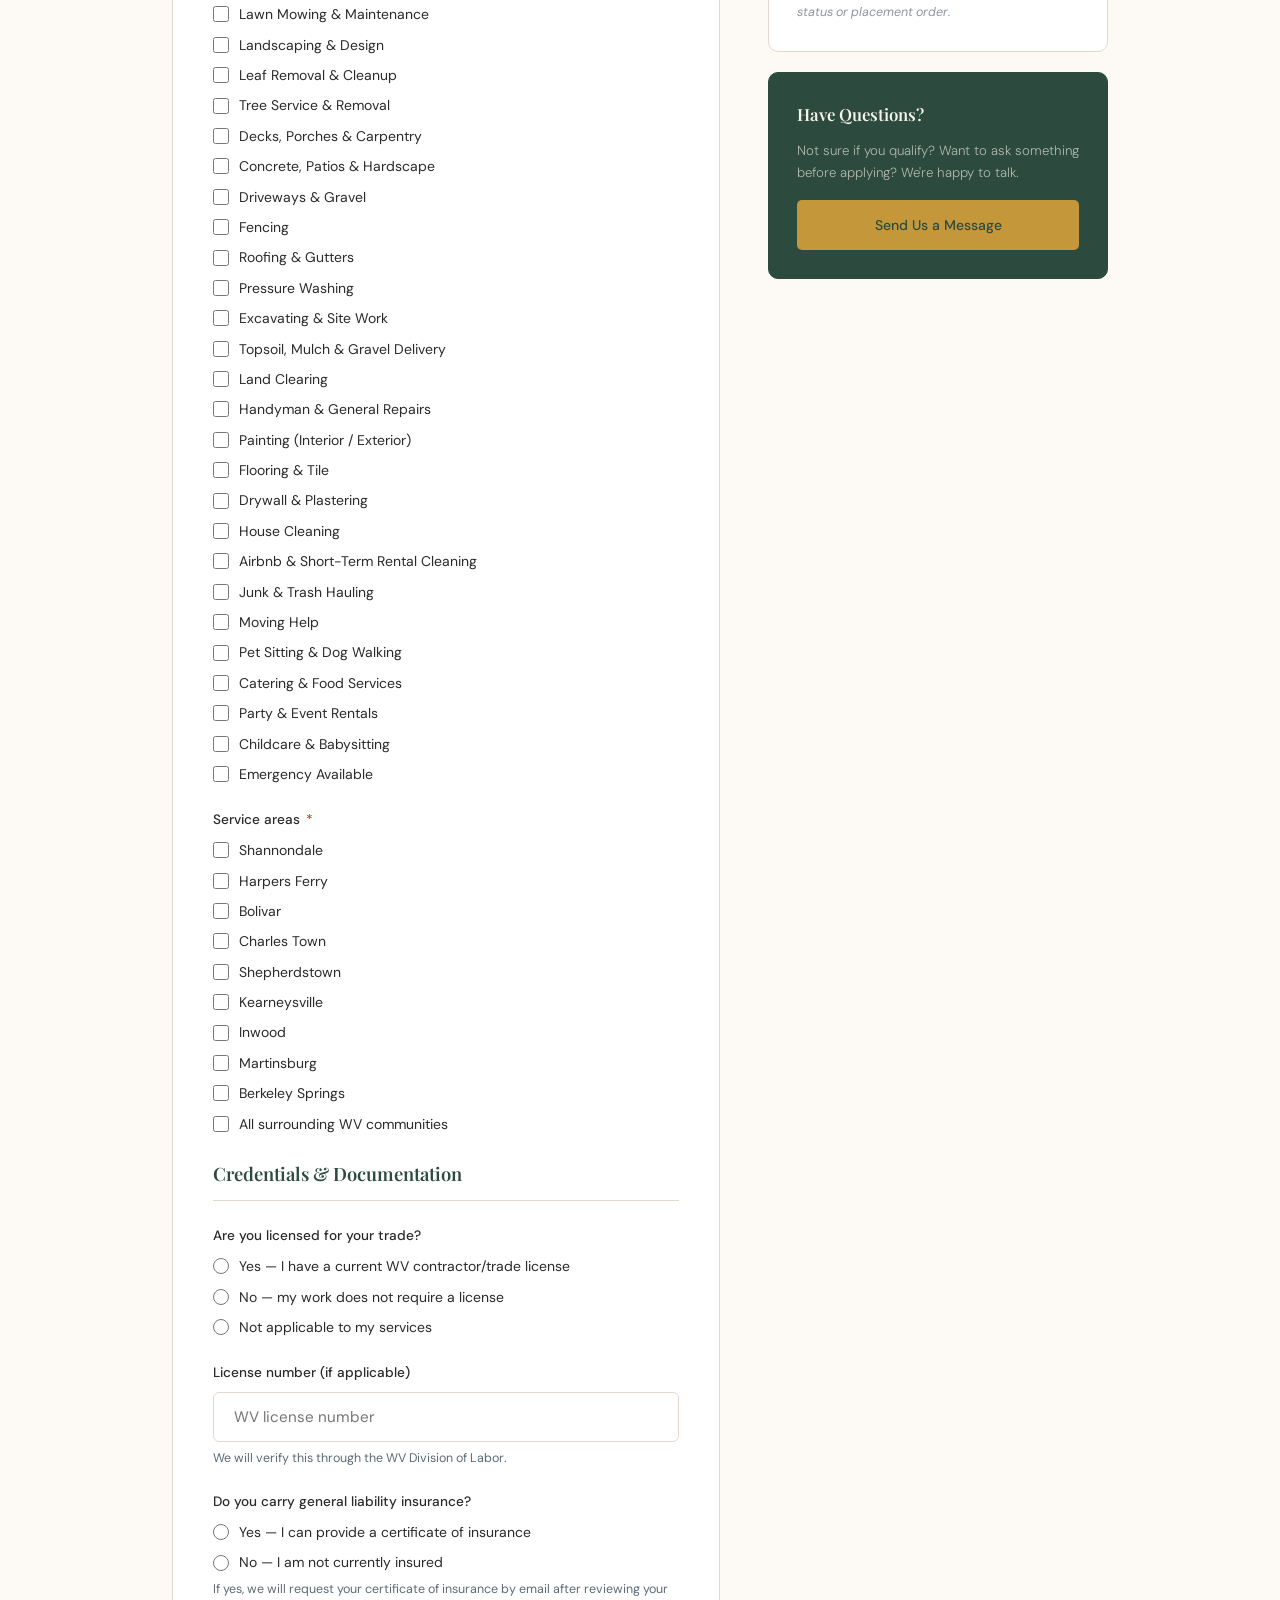
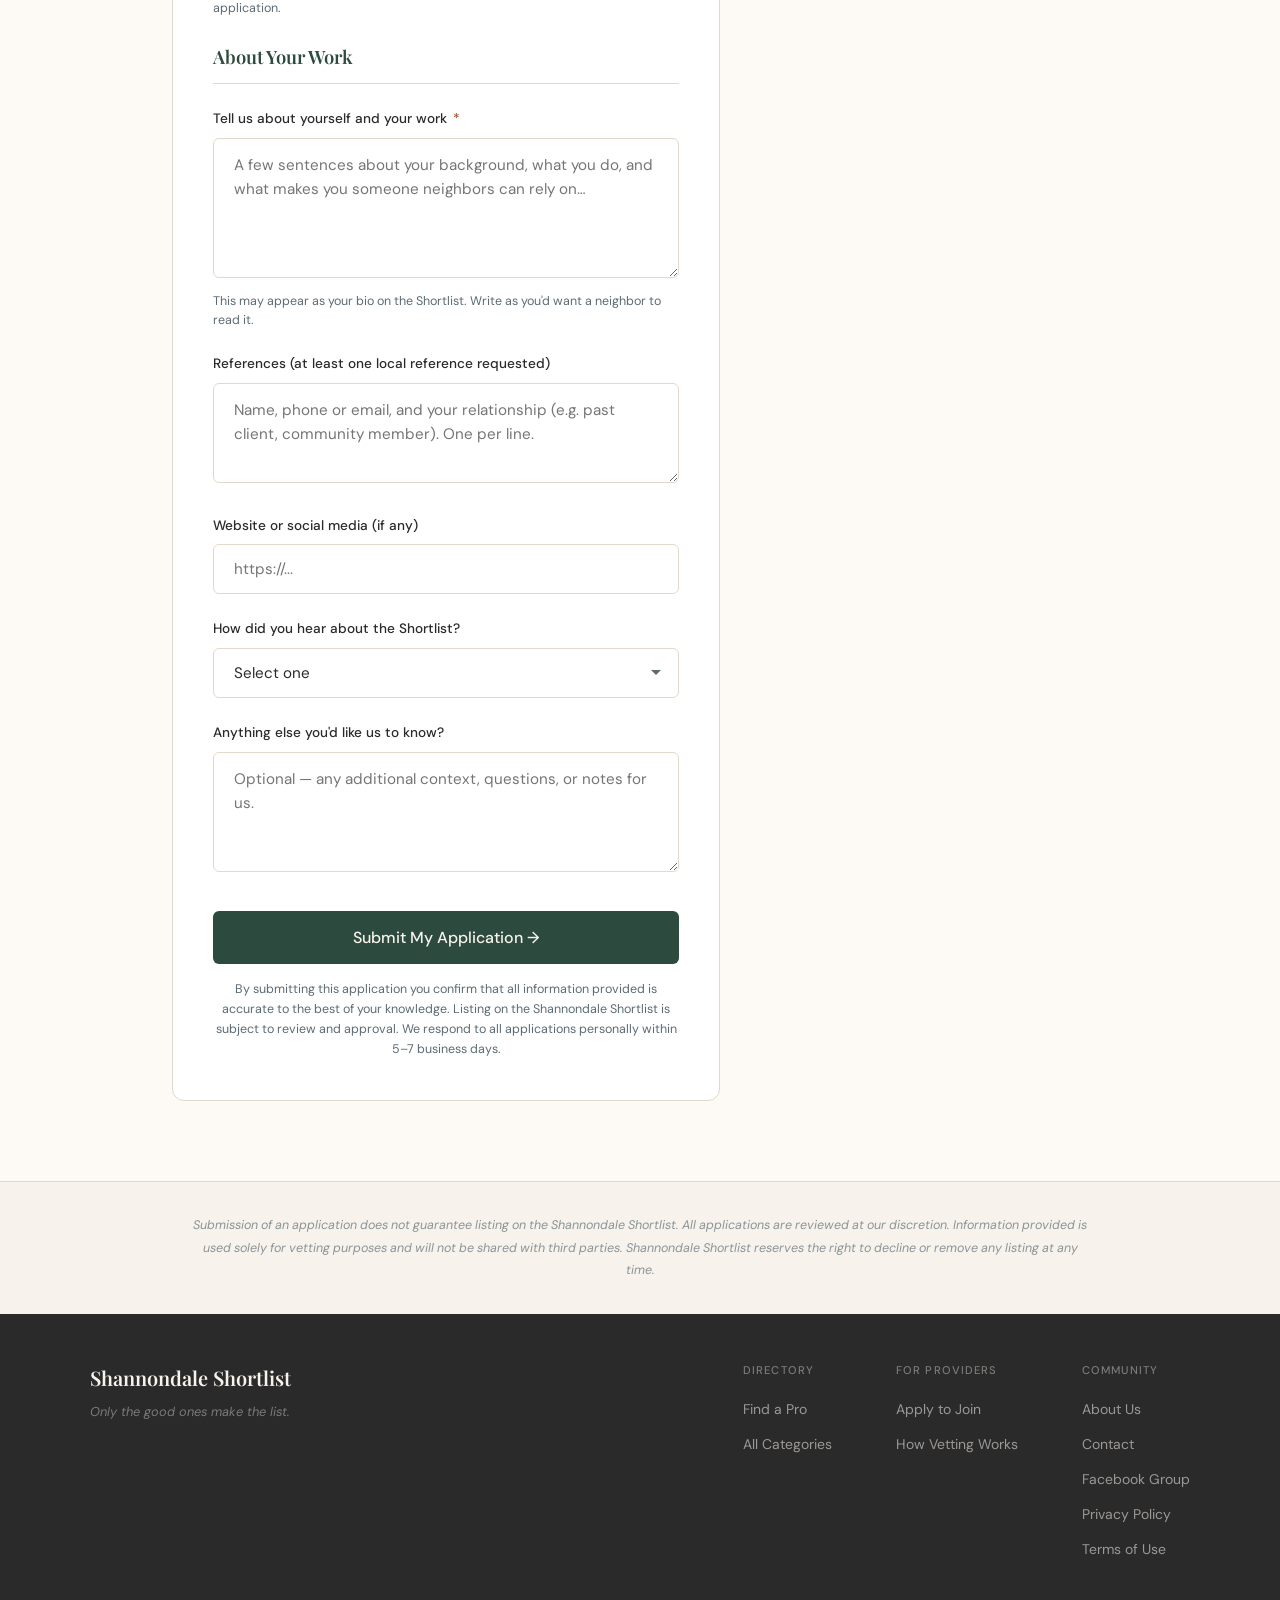
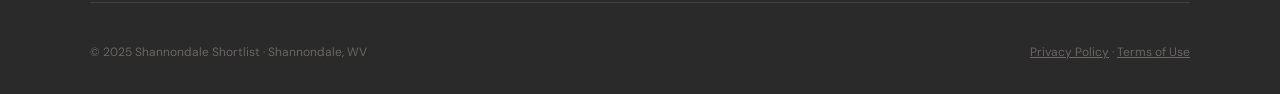
<file: join.html>
<!DOCTYPE html>
<html lang="en">
<head>
<meta charset="UTF-8">
<meta name="viewport" content="width=device-width, initial-scale=1.0">
<title>Join the Shortlist — Shannondale Shortlist</title>
<meta name="description" content="Apply to be listed on the Shannondale Shortlist — a trusted community directory of local contractors and service providers.">
<link rel="stylesheet" href="style.css">
<style>
  .join-layout {
    max-width:1000px; margin:0 auto;
    padding:3rem 2rem 5rem;
    display:grid; grid-template-columns:1fr 340px; gap:3rem;
    align-items:flex-start;
  }
  @media(max-width:800px){
    .join-layout { grid-template-columns:1fr; }
    .join-sidebar { order:-1; }
  }

  /* Form */
  .join-form-wrap {
    background:white; border-radius:12px;
    padding:2.5rem; border:1.5px solid var(--border);
  }
  .join-form-title {
    font-family:'Playfair Display',serif;
    font-size:1.5rem; font-weight:600;
    color:var(--forest); margin-bottom:0.5rem;
  }
  .join-form-sub {
    font-size:0.875rem; color:var(--slate);
    margin-bottom:2rem; line-height:1.65; font-weight:300;
  }

  .checkbox-group { display:flex; flex-direction:column; gap:0.5rem; margin-top:0.5rem; }
  .checkbox-item  { display:flex; align-items:center; gap:0.625rem; cursor:pointer; }
  .checkbox-item input[type="checkbox"] { width:16px; height:16px; accent-color:var(--forest); cursor:pointer; }
  .checkbox-item span { font-size:0.875rem; color:var(--charcoal); }

  .radio-group  { display:flex; flex-direction:column; gap:0.5rem; margin-top:0.5rem; }
  .radio-item   { display:flex; align-items:center; gap:0.625rem; cursor:pointer; }
  .radio-item input[type="radio"] { width:16px; height:16px; accent-color:var(--forest); cursor:pointer; }
  .radio-item span { font-size:0.875rem; color:var(--charcoal); }

  .form-submit {
    width:100%; padding:1rem;
    background:var(--forest); color:var(--cream);
    border:none; border-radius:6px;
    font-family:'DM Sans',sans-serif;
    font-size:1rem; font-weight:500;
    cursor:pointer; transition:all 0.2s;
    margin-top:0.5rem;
  }
  .form-submit:hover { background:var(--forest-light); transform:translateY(-1px); }

  .form-agree {
    font-size:0.78rem; color:var(--slate);
    line-height:1.6; margin-top:1rem;
    text-align:center;
  }

  /* Success state */
  .form-success {
    display:none; text-align:center; padding:3rem 1rem;
  }
  .form-success-icon { font-size:3rem; margin-bottom:1rem; }
  .form-success h3 {
    font-family:'Playfair Display',serif;
    font-size:1.5rem; color:var(--forest);
    font-weight:600; margin-bottom:0.75rem;
  }
  .form-success p { font-size:0.9rem; color:var(--slate); line-height:1.7; }

  /* Sidebar */
  .join-sidebar {}
  .sidebar-card {
    background:white; border-radius:10px;
    padding:1.75rem; border:1.5px solid var(--border);
    margin-bottom:1.25rem;
  }
  .sidebar-card h3 {
    font-family:'Playfair Display',serif;
    font-size:1.05rem; font-weight:600;
    color:var(--charcoal); margin-bottom:0.75rem;
  }
  .sidebar-list { list-style:none; display:flex; flex-direction:column; gap:0.6rem; }
  .sidebar-list li {
    display:flex; gap:0.5rem;
    font-size:0.83rem; color:var(--slate); line-height:1.5;
  }
  .sidebar-list li::before { content:'✓'; color:var(--forest); font-weight:600; flex-shrink:0; }
  .sidebar-note {
    font-size:0.78rem; color:rgba(92,107,116,0.7);
    line-height:1.7; font-style:italic; margin-top:0.75rem;
  }

  .sidebar-tiers { display:flex; flex-direction:column; gap:0.75rem; }
  .sidebar-tier {
    padding:0.875rem 1rem; border-radius:6px;
    border:1px solid var(--border);
  }
  .sidebar-tier-name {
    font-size:0.8rem; font-weight:600;
    margin-bottom:0.25rem;
  }
  .sidebar-tier-desc {
    font-size:0.75rem; color:var(--slate); line-height:1.5;
  }
  .sidebar-tier.v { border-left:3px solid var(--forest); }
  .sidebar-tier.c { border-left:3px solid var(--gold); }
  .sidebar-tier.f { border-left:3px solid #8B5E10; }
  .sidebar-tier.v .sidebar-tier-name { color:var(--forest); }
  .sidebar-tier.c .sidebar-tier-name { color:#8B6914; }
  .sidebar-tier.f .sidebar-tier-name { color:#8B5E10; }
</style>
</head>
<body>

<nav id="main-nav">
  <a href="index.html" class="nav-logo">
    <div class="nav-logo-mark">S</div>
    <div class="nav-logo-text">
      <span class="nav-logo-name">Shannondale Shortlist</span>
      <span class="nav-logo-tagline">Shannondale, WV</span>
    </div>
  </a>
  <ul class="nav-links">
    <li><a href="directory.html">Find a Pro</a></li>
    <li><a href="how-it-works.html">How It Works</a></li>
    <li><a href="about.html">About</a></li>
    <li><a href="contact.html">Contact</a></li>
    <li><a href="join.html" class="nav-cta active">Join the List</a></li>
  </ul>
  <div class="nav-hamburger" id="hamburger"><span></span><span></span><span></span></div>
</nav>

<section class="page-hero">
  <div class="page-hero-eyebrow">For Local Providers</div>
  <h1>Apply to Join<br>the <em>Shortlist</em></h1>
  <p>We're always looking for reliable, community-minded providers. The application takes about 10 minutes and we respond personally within 5–7 business days.</p>
</section>

<div class="join-layout">

  <!-- FORM -->
  <div class="join-form-wrap">
    <div class="join-form-title">Provider Application</div>
    <p class="join-form-sub">Please fill out the form below as completely as possible. The more context you give us, the better we can understand your work and represent you accurately on the Shortlist.</p>

    <form id="join-form" action="https://formspree.io/f/xaqzogod" method="POST">

      <!-- ABOUT YOU -->
      <div class="form-section-title">About You</div>

      <div class="form-row">
        <div class="form-group">
          <label class="form-label">Your Name <span>*</span></label>
          <input class="form-input" type="text" name="name" placeholder="First and last name" required>
        </div>
        <div class="form-group">
          <label class="form-label">Business Name</label>
          <input class="form-input" type="text" name="business_name" placeholder="If different from your name">
        </div>
      </div>

      <div class="form-row">
        <div class="form-group">
          <label class="form-label">Phone Number <span>*</span></label>
          <input class="form-input" type="tel" name="phone" placeholder="Best number to reach you" required>
        </div>
        <div class="form-group">
          <label class="form-label">Email Address <span>*</span></label>
          <input class="form-input" type="email" name="email" placeholder="your@email.com" required>
        </div>
      </div>

      <div class="form-group">
        <label class="form-label">How long have you been in business? <span>*</span></label>
        <select class="form-select" name="years_in_business" required>
          <option value="">Select one</option>
          <option>Less than 1 year</option>
          <option>1–3 years</option>
          <option>3–5 years</option>
          <option>5–10 years</option>
          <option>10+ years</option>
        </select>
      </div>

      <div class="form-group">
        <label class="form-label">Are you a Shannondale resident?</label>
        <div class="radio-group">
          <label class="radio-item"><input type="radio" name="local" value="Yes — I live in Shannondale" onclick="toggleYearsField(true)"> <span>Yes — I live in Shannondale</span></label>
          <label class="radio-item"><input type="radio" name="local" value="I live nearby in the area" onclick="toggleYearsField(false)"> <span>I live nearby in the Shannondale and Harpers Ferry area</span></label>
          <label class="radio-item"><input type="radio" name="local" value="Based outside, serve this area" onclick="toggleYearsField(false)"> <span>I'm based outside the area but serve this community</span></label>
        </div>
      </div>

      <div class="form-group" id="years-field" style="display:none; background:rgba(196,151,58,0.06); border:1px solid rgba(196,151,58,0.25); border-radius:8px; padding:1rem 1.25rem;">
        <label class="form-label" style="color:var(--forest);">How long have you lived in Shannondale?</label>
        <div class="radio-group">
          <label class="radio-item"><input type="radio" name="years_in_shannondale" value="Less than 1 year"> <span>Less than 1 year</span></label>
          <label class="radio-item"><input type="radio" name="years_in_shannondale" value="1–3 years"> <span>1–3 years</span></label>
          <label class="radio-item"><input type="radio" name="years_in_shannondale" value="3–5 years"> <span>3–5 years</span></label>
          <label class="radio-item"><input type="radio" name="years_in_shannondale" value="5–10 years"> <span>5–10 years</span></label>
          <label class="radio-item"><input type="radio" name="years_in_shannondale" value="10+ years — longtime resident"> <span>10+ years — longtime resident</span></label>
        </div>
        <p class="form-hint" style="margin-top:0.75rem;">Shannondale residents who are longtime community members may be eligible for the Shannondale Resident badge.</p>
      </div>

      <!-- SERVICES -->
      <div class="form-section-title">Your Services</div>

      <div class="form-group">
        <label class="form-label">Primary service category <span>*</span></label>
        <select class="form-select" name="primary_category" required>
          <option value="">Select your main category</option>
          <optgroup label="Home Systems">
            <option>Plumbing</option>
            <option>Electrical</option>
            <option>HVAC / Heating &amp; Cooling</option>
            <option>Septic Services</option>
            <option>Well &amp; Water Systems</option>
          </optgroup>
          <optgroup label="Exterior &amp; Property">
            <option>Lawn Mowing &amp; Maintenance</option>
            <option>Landscaping &amp; Design</option>
            <option>Leaf Removal &amp; Cleanup</option>
            <option>Tree Service &amp; Removal</option>
            <option>Decks, Porches &amp; Carpentry</option>
            <option>Concrete, Patios &amp; Hardscape</option>
            <option>Driveways &amp; Gravel</option>
            <option>Fencing</option>
            <option>Roofing &amp; Gutters</option>
            <option>Pressure Washing</option>
          </optgroup>
          <optgroup label="Site &amp; Land">
            <option>Excavating &amp; Site Work</option>
            <option>Topsoil, Mulch &amp; Gravel Delivery</option>
            <option>Land Clearing</option>
          </optgroup>
          <optgroup label="Interior &amp; Repairs">
            <option>Handyman &amp; General Repairs</option>
            <option>Painting (Interior / Exterior)</option>
            <option>Flooring &amp; Tile</option>
            <option>Drywall &amp; Plastering</option>
          </optgroup>
          <optgroup label="Cleaning &amp; Household">
            <option>House Cleaning</option>
            <option>Airbnb &amp; Short-Term Rental Cleaning</option>
            <option>Junk &amp; Trash Hauling</option>
            <option>Moving Help</option>
          </optgroup>
          <optgroup label="Home &amp; Life Services">
            <option>Pet Sitting &amp; Dog Walking</option>
            <option>Catering &amp; Food Services</option>
            <option>Party &amp; Event Rentals</option>
            <option>Childcare &amp; Babysitting</option>
          </optgroup>
          <option>Other</option>
        </select>
      </div>

      <div class="form-group">
        <label class="form-label">Additional services offered</label>
        <p class="form-hint" style="margin-bottom:0.75rem;">Check all that apply.</p>
        <div class="checkbox-group">
          <label class="checkbox-item"><input type="checkbox" name="services[]" value="Plumbing"> <span>Plumbing</span></label>
          <label class="checkbox-item"><input type="checkbox" name="services[]" value="Electrical"> <span>Electrical</span></label>
          <label class="checkbox-item"><input type="checkbox" name="services[]" value="HVAC"> <span>HVAC / Heating &amp; Cooling</span></label>
          <label class="checkbox-item"><input type="checkbox" name="services[]" value="Septic Services"> <span>Septic Services</span></label>
          <label class="checkbox-item"><input type="checkbox" name="services[]" value="Well &amp; Water Systems"> <span>Well &amp; Water Systems</span></label>
          <label class="checkbox-item"><input type="checkbox" name="services[]" value="Lawn Mowing"> <span>Lawn Mowing &amp; Maintenance</span></label>
          <label class="checkbox-item"><input type="checkbox" name="services[]" value="Landscaping"> <span>Landscaping &amp; Design</span></label>
          <label class="checkbox-item"><input type="checkbox" name="services[]" value="Leaf Removal"> <span>Leaf Removal &amp; Cleanup</span></label>
          <label class="checkbox-item"><input type="checkbox" name="services[]" value="Tree Service"> <span>Tree Service &amp; Removal</span></label>
          <label class="checkbox-item"><input type="checkbox" name="services[]" value="Decks &amp; Carpentry"> <span>Decks, Porches &amp; Carpentry</span></label>
          <label class="checkbox-item"><input type="checkbox" name="services[]" value="Concrete &amp; Patios"> <span>Concrete, Patios &amp; Hardscape</span></label>
          <label class="checkbox-item"><input type="checkbox" name="services[]" value="Driveways &amp; Gravel"> <span>Driveways &amp; Gravel</span></label>
          <label class="checkbox-item"><input type="checkbox" name="services[]" value="Fencing"> <span>Fencing</span></label>
          <label class="checkbox-item"><input type="checkbox" name="services[]" value="Roofing &amp; Gutters"> <span>Roofing &amp; Gutters</span></label>
          <label class="checkbox-item"><input type="checkbox" name="services[]" value="Pressure Washing"> <span>Pressure Washing</span></label>
          <label class="checkbox-item"><input type="checkbox" name="services[]" value="Excavating &amp; Site Work"> <span>Excavating &amp; Site Work</span></label>
          <label class="checkbox-item"><input type="checkbox" name="services[]" value="Topsoil &amp; Gravel Delivery"> <span>Topsoil, Mulch &amp; Gravel Delivery</span></label>
          <label class="checkbox-item"><input type="checkbox" name="services[]" value="Land Clearing"> <span>Land Clearing</span></label>
          <label class="checkbox-item"><input type="checkbox" name="services[]" value="Handyman &amp; Repairs"> <span>Handyman &amp; General Repairs</span></label>
          <label class="checkbox-item"><input type="checkbox" name="services[]" value="Painting"> <span>Painting (Interior / Exterior)</span></label>
          <label class="checkbox-item"><input type="checkbox" name="services[]" value="Flooring &amp; Tile"> <span>Flooring &amp; Tile</span></label>
          <label class="checkbox-item"><input type="checkbox" name="services[]" value="Drywall"> <span>Drywall &amp; Plastering</span></label>
          <label class="checkbox-item"><input type="checkbox" name="services[]" value="House Cleaning"> <span>House Cleaning</span></label>
          <label class="checkbox-item"><input type="checkbox" name="services[]" value="Airbnb Cleaning"> <span>Airbnb &amp; Short-Term Rental Cleaning</span></label>
          <label class="checkbox-item"><input type="checkbox" name="services[]" value="Junk Hauling"> <span>Junk &amp; Trash Hauling</span></label>
          <label class="checkbox-item"><input type="checkbox" name="services[]" value="Moving Help"> <span>Moving Help</span></label>
          <label class="checkbox-item"><input type="checkbox" name="services[]" value="Pet Sitting"> <span>Pet Sitting &amp; Dog Walking</span></label>
          <label class="checkbox-item"><input type="checkbox" name="services[]" value="Catering"> <span>Catering &amp; Food Services</span></label>
          <label class="checkbox-item"><input type="checkbox" name="services[]" value="Party &amp; Event Rentals"> <span>Party &amp; Event Rentals</span></label>
          <label class="checkbox-item"><input type="checkbox" name="services[]" value="Childcare"> <span>Childcare &amp; Babysitting</span></label>
          <label class="checkbox-item"><input type="checkbox" name="services[]" value="Emergency Available"> <span>Emergency Available</span></label>
        </div>
      </div>

      <div class="form-group">
        <label class="form-label">Service areas <span>*</span></label>
        <div class="checkbox-group">
          <label class="checkbox-item"><input type="checkbox" name="areas[]" value="Shannondale"> <span>Shannondale</span></label>
          <label class="checkbox-item"><input type="checkbox" name="areas[]" value="Harpers Ferry"> <span>Harpers Ferry</span></label>
          <label class="checkbox-item"><input type="checkbox" name="areas[]" value="Bolivar"> <span>Bolivar</span></label>
          <label class="checkbox-item"><input type="checkbox" name="areas[]" value="Charles Town"> <span>Charles Town</span></label>
          <label class="checkbox-item"><input type="checkbox" name="areas[]" value="Shepherdstown"> <span>Shepherdstown</span></label>
          <label class="checkbox-item"><input type="checkbox" name="areas[]" value="Kearneysville"> <span>Kearneysville</span></label>
          <label class="checkbox-item"><input type="checkbox" name="areas[]" value="Inwood"> <span>Inwood</span></label>
          <label class="checkbox-item"><input type="checkbox" name="areas[]" value="Martinsburg"> <span>Martinsburg</span></label>
          <label class="checkbox-item"><input type="checkbox" name="areas[]" value="Berkeley Springs"> <span>Berkeley Springs</span></label>
          <label class="checkbox-item"><input type="checkbox" name="areas[]" value="All surrounding WV communities"> <span>All surrounding WV communities</span></label>
        </div>
      </div>

      <!-- CREDENTIALS -->
      <div class="form-section-title">Credentials &amp; Documentation</div>

      <div class="form-group">
        <label class="form-label">Are you licensed for your trade?</label>
        <div class="radio-group">
          <label class="radio-item"><input type="radio" name="licensed" value="Yes — current WV license"> <span>Yes — I have a current WV contractor/trade license</span></label>
          <label class="radio-item"><input type="radio" name="licensed" value="No — not required"> <span>No — my work does not require a license</span></label>
          <label class="radio-item"><input type="radio" name="licensed" value="Not applicable"> <span>Not applicable to my services</span></label>
        </div>
      </div>

      <div class="form-group">
        <label class="form-label">License number (if applicable)</label>
        <input class="form-input" type="text" name="license_number" placeholder="WV license number">
        <p class="form-hint">We will verify this through the WV Division of Labor.</p>
      </div>

      <div class="form-group">
        <label class="form-label">Do you carry general liability insurance?</label>
        <div class="radio-group">
          <label class="radio-item"><input type="radio" name="insured" value="Yes — can provide certificate"> <span>Yes — I can provide a certificate of insurance</span></label>
          <label class="radio-item"><input type="radio" name="insured" value="No — not currently insured"> <span>No — I am not currently insured</span></label>
        </div>
        <p class="form-hint">If yes, we will request your certificate of insurance by email after reviewing your application.</p>
      </div>

      <!-- ABOUT YOUR WORK -->
      <div class="form-section-title">About Your Work</div>

      <div class="form-group">
        <label class="form-label">Tell us about yourself and your work <span>*</span></label>
        <textarea class="form-textarea" name="bio" placeholder="A few sentences about your background, what you do, and what makes you someone neighbors can rely on…" required style="min-height:140px;"></textarea>
        <p class="form-hint">This may appear as your bio on the Shortlist. Write as you'd want a neighbor to read it.</p>
      </div>

      <div class="form-group">
        <label class="form-label">References (at least one local reference requested)</label>
        <textarea class="form-textarea" name="references" placeholder="Name, phone or email, and your relationship (e.g. past client, community member). One per line." style="min-height:100px;"></textarea>
      </div>

      <div class="form-group">
        <label class="form-label">Website or social media (if any)</label>
        <input class="form-input" type="text" name="website" placeholder="https://...">
      </div>

      <div class="form-group">
        <label class="form-label">How did you hear about the Shortlist?</label>
        <select class="form-select" name="referral_source">
          <option value="">Select one</option>
          <option>A neighbor or community member</option>
          <option>Facebook group or post</option>
          <option>Google search</option>
          <option>Word of mouth</option>
          <option>Invited by Lorelai or Michael</option>
          <option>Other</option>
        </select>
      </div>

      <div class="form-group">
        <label class="form-label">Anything else you'd like us to know?</label>
        <textarea class="form-textarea" name="additional_info" placeholder="Optional — any additional context, questions, or notes for us."></textarea>
      </div>

      <!-- Formspree hidden fields -->
      <input type="hidden" name="_subject" value="New Shortlist Application — Shannondale Shortlist">
      <input type="text" name="_gotcha" style="display:none">

      <button type="submit" class="form-submit" id="join-submit-btn">Submit My Application →</button>
      <p class="form-agree">By submitting this application you confirm that all information provided is accurate to the best of your knowledge. Listing on the Shannondale Shortlist is subject to review and approval. We respond to all applications personally within 5–7 business days.</p>

    </form>

    <!-- Success message (shown after submit) -->
    <div class="form-success" id="form-success">
      <div class="form-success-icon">🏡</div>
      <h3>Application Received</h3>
      <p>Thank you for applying to the Shannondale Shortlist. We review every application personally and will be in touch within 5–7 business days.<br><br>We appreciate your patience — and for caring enough about this community to want to be part of it.</p>
    </div>
  </div>

  <!-- SIDEBAR -->
  <div class="join-sidebar">

    <div class="sidebar-card">
      <h3>What to Expect</h3>
      <ul class="sidebar-list">
        <li>Application reviewed personally within 5–7 business days</li>
        <li>We may follow up by phone or email for additional information</li>
        <li>License and insurance verification handled by email after review</li>
        <li>All applicants receive a personal response — approvals and declines</li>
        <li>Approved providers receive a warm welcome and onboarding note</li>
      </ul>
      <p class="sidebar-note">We never ghost applicants. You will hear from us.</p>
    </div>

    <div class="sidebar-card">
      <h3>The Three Listing Tiers</h3>
      <div class="sidebar-tiers">
        <div class="sidebar-tier v">
          <div class="sidebar-tier-name">✓ Verified Pro</div>
          <div class="sidebar-tier-desc">Licensed trades with insurance documentation on file. For plumbing, electrical, HVAC, and similar.</div>
        </div>
        <div class="sidebar-tier c">
          <div class="sidebar-tier-name">★ Community Trusted</div>
          <div class="sidebar-tier-desc">5+ neighbor vouches required. Great for lawn care, hauling, cleaning. No license required.</div>
        </div>
        <div class="sidebar-tier f">
          <div class="sidebar-tier-name">⭐ Founder's Pick</div>
          <div class="sidebar-tier-desc">By invitation only. Reserved for providers personally used and recommended by Lorelai &amp; Michael.</div>
        </div>
      </div>
    </div>

    <div class="sidebar-card">
      <h3>It's Free to Apply</h3>
      <ul class="sidebar-list">
        <li>No application fee</li>
        <li>Basic listing is always free</li>
        <li>No paid placement — ever</li>
        <li>Listings based on merit only</li>
      </ul>
      <p class="sidebar-note">Optional enhanced listings may be available in the future, but will never affect your badge status or placement order.</p>
    </div>

    <div class="sidebar-card" style="background:var(--forest); border-color:var(--forest);">
      <h3 style="color:var(--cream);">Have Questions?</h3>
      <p style="font-size:0.83rem; color:rgba(247,243,236,0.65); line-height:1.65; margin-bottom:1rem; font-weight:300;">Not sure if you qualify? Want to ask something before applying? We're happy to talk.</p>
      <a href="contact.html" class="btn-primary" style="width:100%; justify-content:center; font-size:0.875rem;">Send Us a Message</a>
    </div>

  </div>
</div>

<!-- DISCLAIMER -->
<div class="disclaimer-section">
  <div class="disclaimer-inner">
    <p class="disclaimer-text">Submission of an application does not guarantee listing on the Shannondale Shortlist. All applications are reviewed at our discretion. Information provided is used solely for vetting purposes and will not be shared with third parties. Shannondale Shortlist reserves the right to decline or remove any listing at any time.</p>
  </div>
</div>

<!-- FOOTER -->
<footer>
  <div class="footer-inner">
    <div class="footer-top">
      <div class="footer-brand">
        <div class="footer-logo-name">Shannondale Shortlist</div>
        <div class="footer-tagline">Only the good ones make the list.</div>
      </div>
      <div class="footer-links">
        <div class="footer-col">
          <h4>Directory</h4>
          <ul>
            <li><a href="directory.html">Find a Pro</a></li>
            <li><a href="directory.html">All Categories</a></li>
          </ul>
        </div>
        <div class="footer-col">
          <h4>For Providers</h4>
          <ul>
            <li><a href="join.html">Apply to Join</a></li>
            <li><a href="how-it-works.html">How Vetting Works</a></li>
          </ul>
        </div>
        <div class="footer-col">
          <h4>Community</h4>
          <ul>
            <li><a href="about.html">About Us</a></li>
            <li><a href="contact.html">Contact</a></li>
            <li><a href="https://facebook.com" target="_blank">Facebook Group</a></li>
            <li><a href="privacy.html">Privacy Policy</a></li>
            <li><a href="terms.html">Terms of Use</a></li>
          </ul>
        </div>
      </div>
    </div>
    <div class="footer-bottom">
      <span>© 2025 Shannondale Shortlist · Shannondale, WV</span>
      <span><a href="privacy.html" style="color:inherit;">Privacy Policy</a> · <a href="terms.html" style="color:inherit;">Terms of Use</a></span>
    </div>
  </div>
</footer>

<script>
  function toggleYearsField(show) {
    const field = document.getElementById('years-field');
    field.style.display = show ? 'block' : 'none';
    if (!show) {
      document.querySelectorAll('input[name="years_in_shannondale"]').forEach(r => r.checked = false);
    }
  }

  document.getElementById('join-form').addEventListener('submit', async function(e) {
    e.preventDefault();
    const btn = document.getElementById('join-submit-btn');
    btn.textContent = 'Sending…';
    btn.disabled = true;

    const data = new FormData(this);

    try {
      const response = await fetch(this.action, {
        method: 'POST',
        body: data,
        headers: { 'Accept': 'application/json' }
      });

      if (response.ok) {
        this.style.display = 'none';
        document.getElementById('form-success').style.display = 'block';
        window.scrollTo({ top: document.querySelector('.join-form-wrap').offsetTop - 100, behavior: 'smooth' });
      } else {
        btn.textContent = 'Submit My Application →';
        btn.disabled = false;
        alert('Something went wrong. Please try again or contact us directly.');
      }
    } catch (err) {
      btn.textContent = 'Submit My Application →';
      btn.disabled = false;
      alert('Something went wrong. Please check your connection and try again.');
    }
  });

  document.getElementById('hamburger').addEventListener('click', () => {
    document.getElementById('main-nav').classList.toggle('nav-mobile-open');
  });
</script>
</body>
</html>
</file>
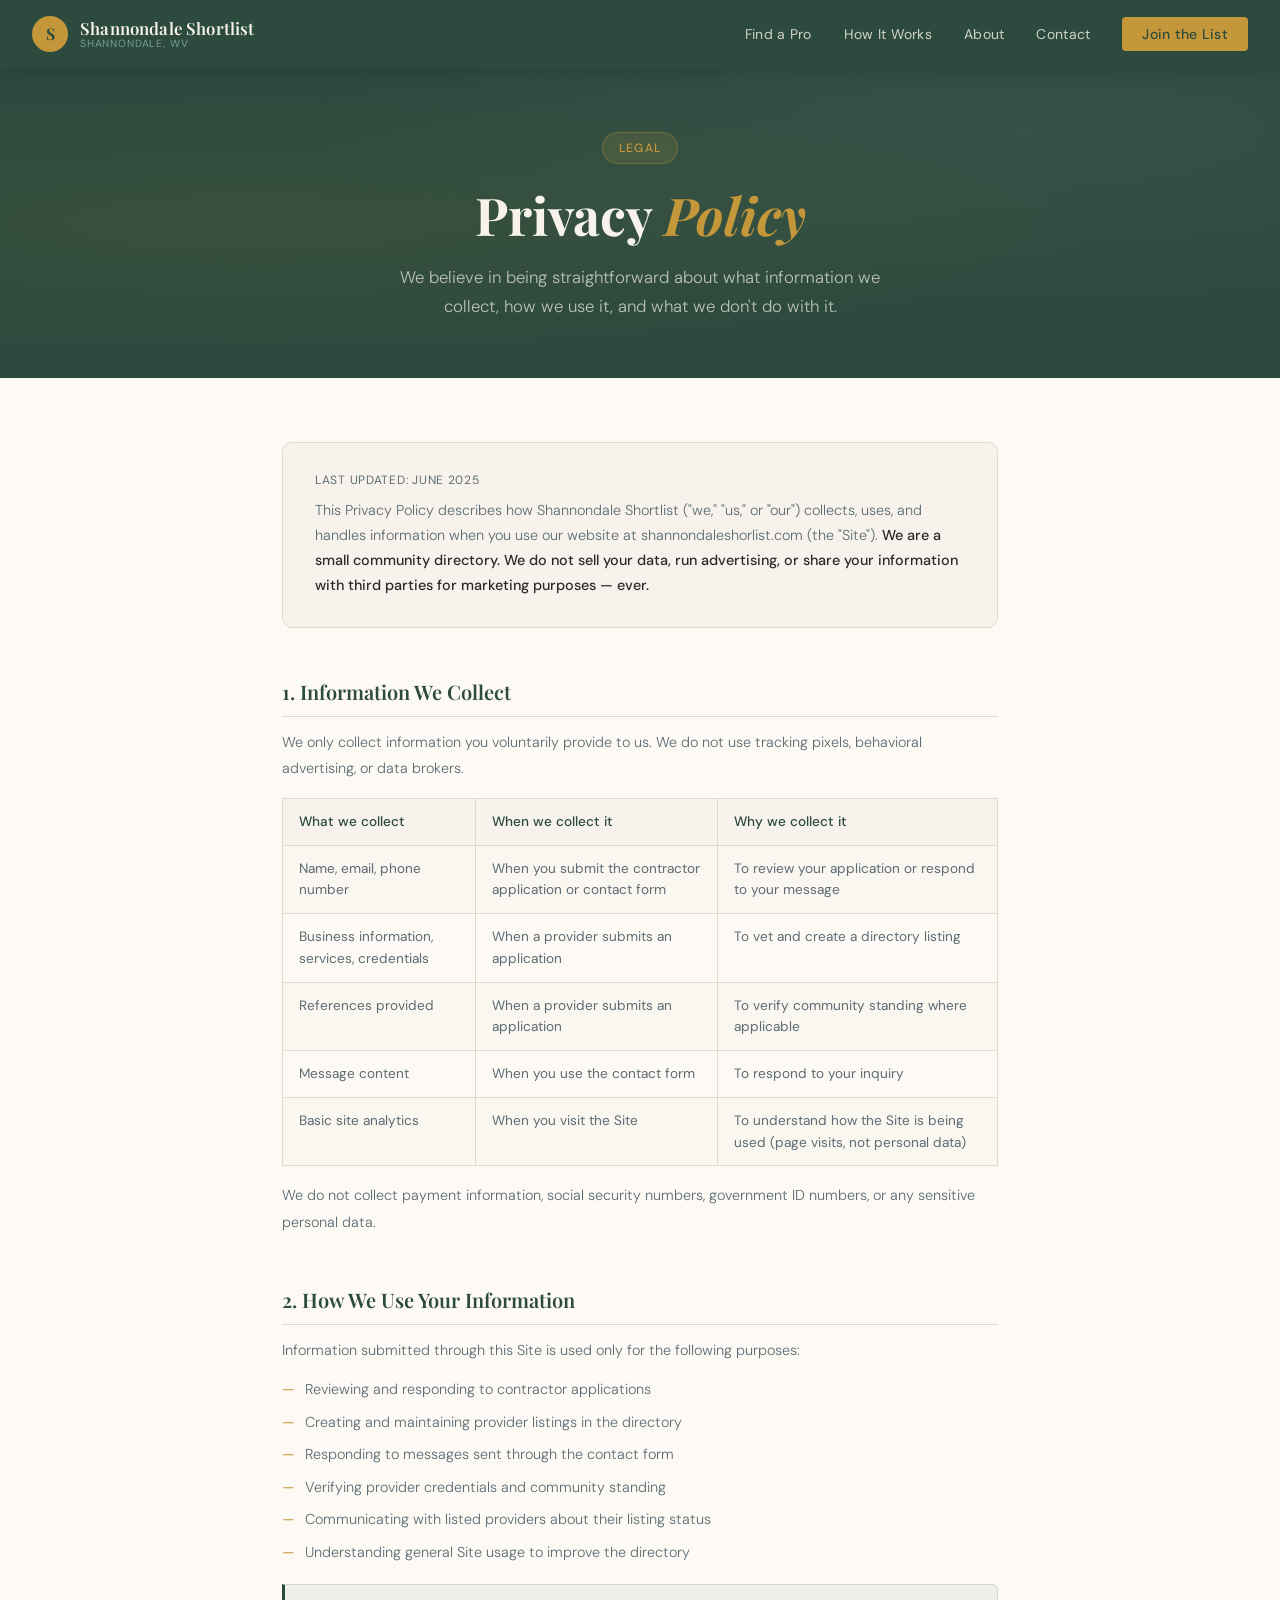
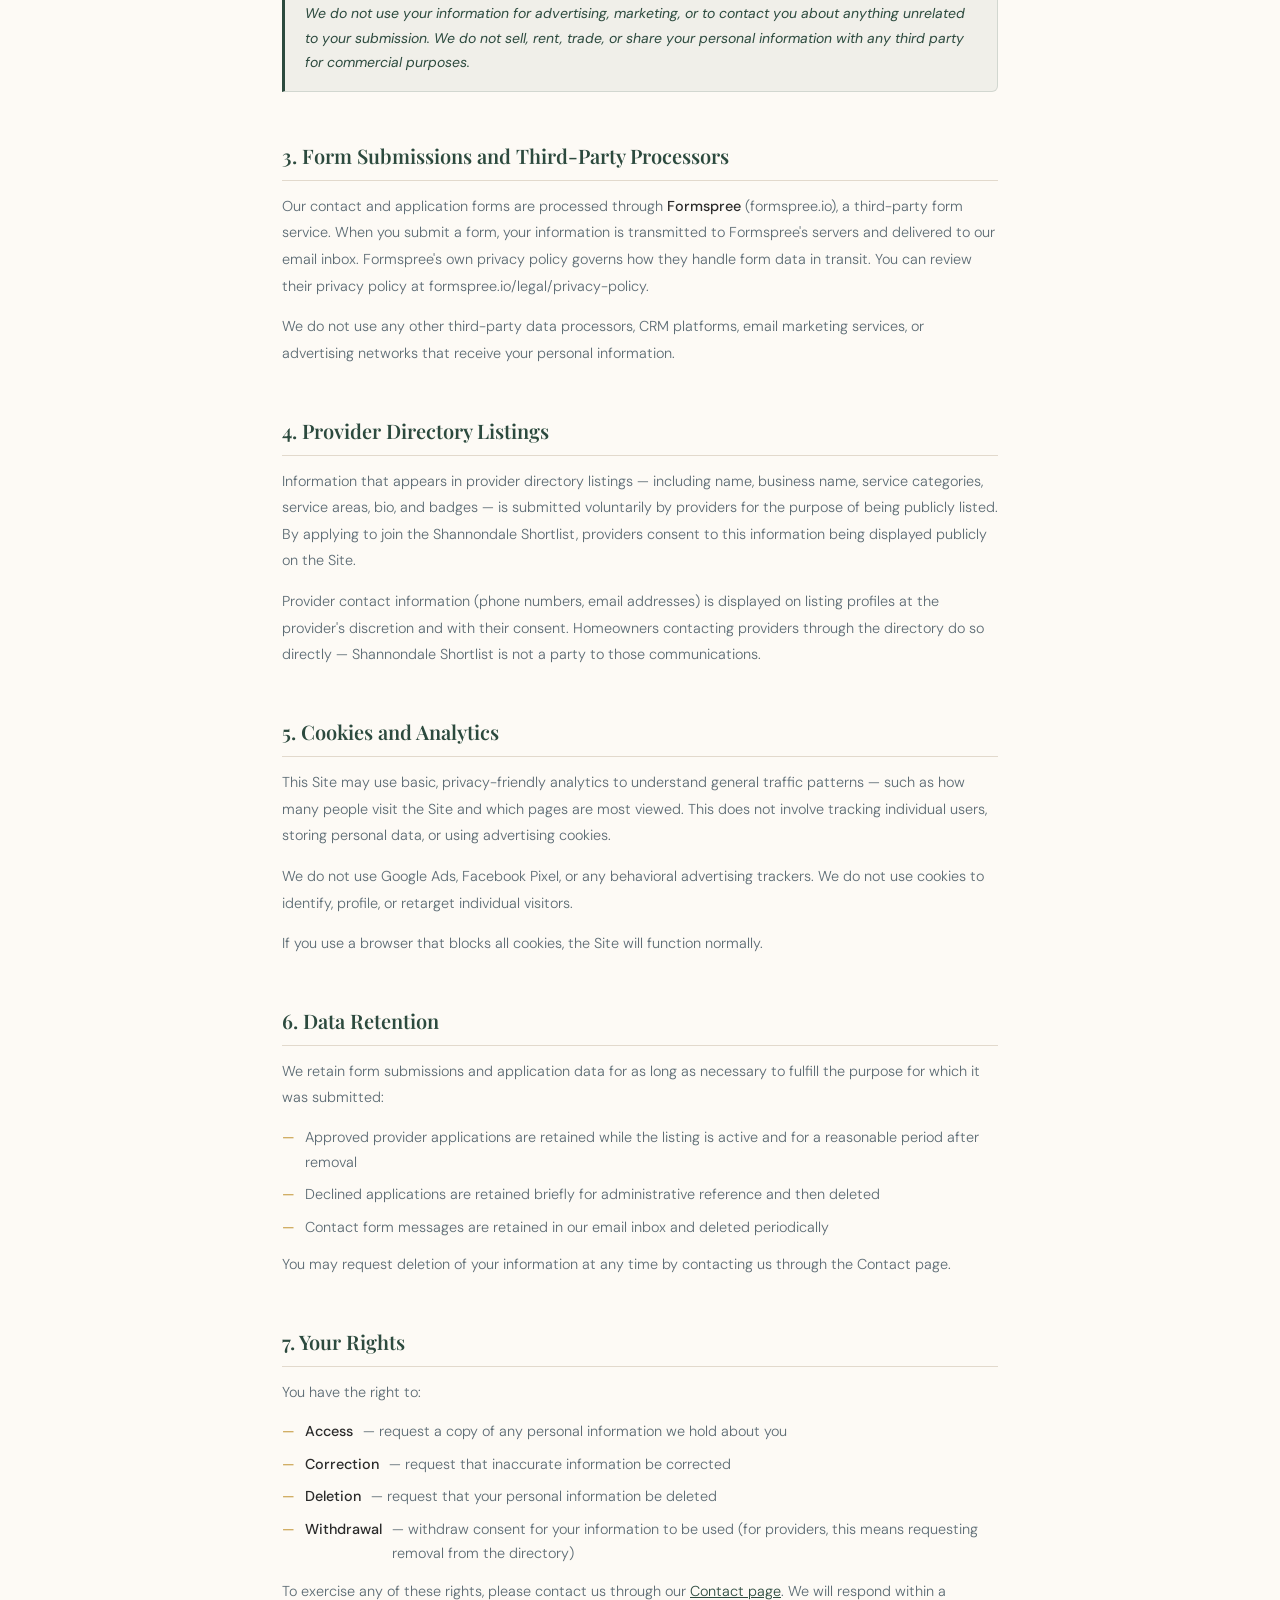
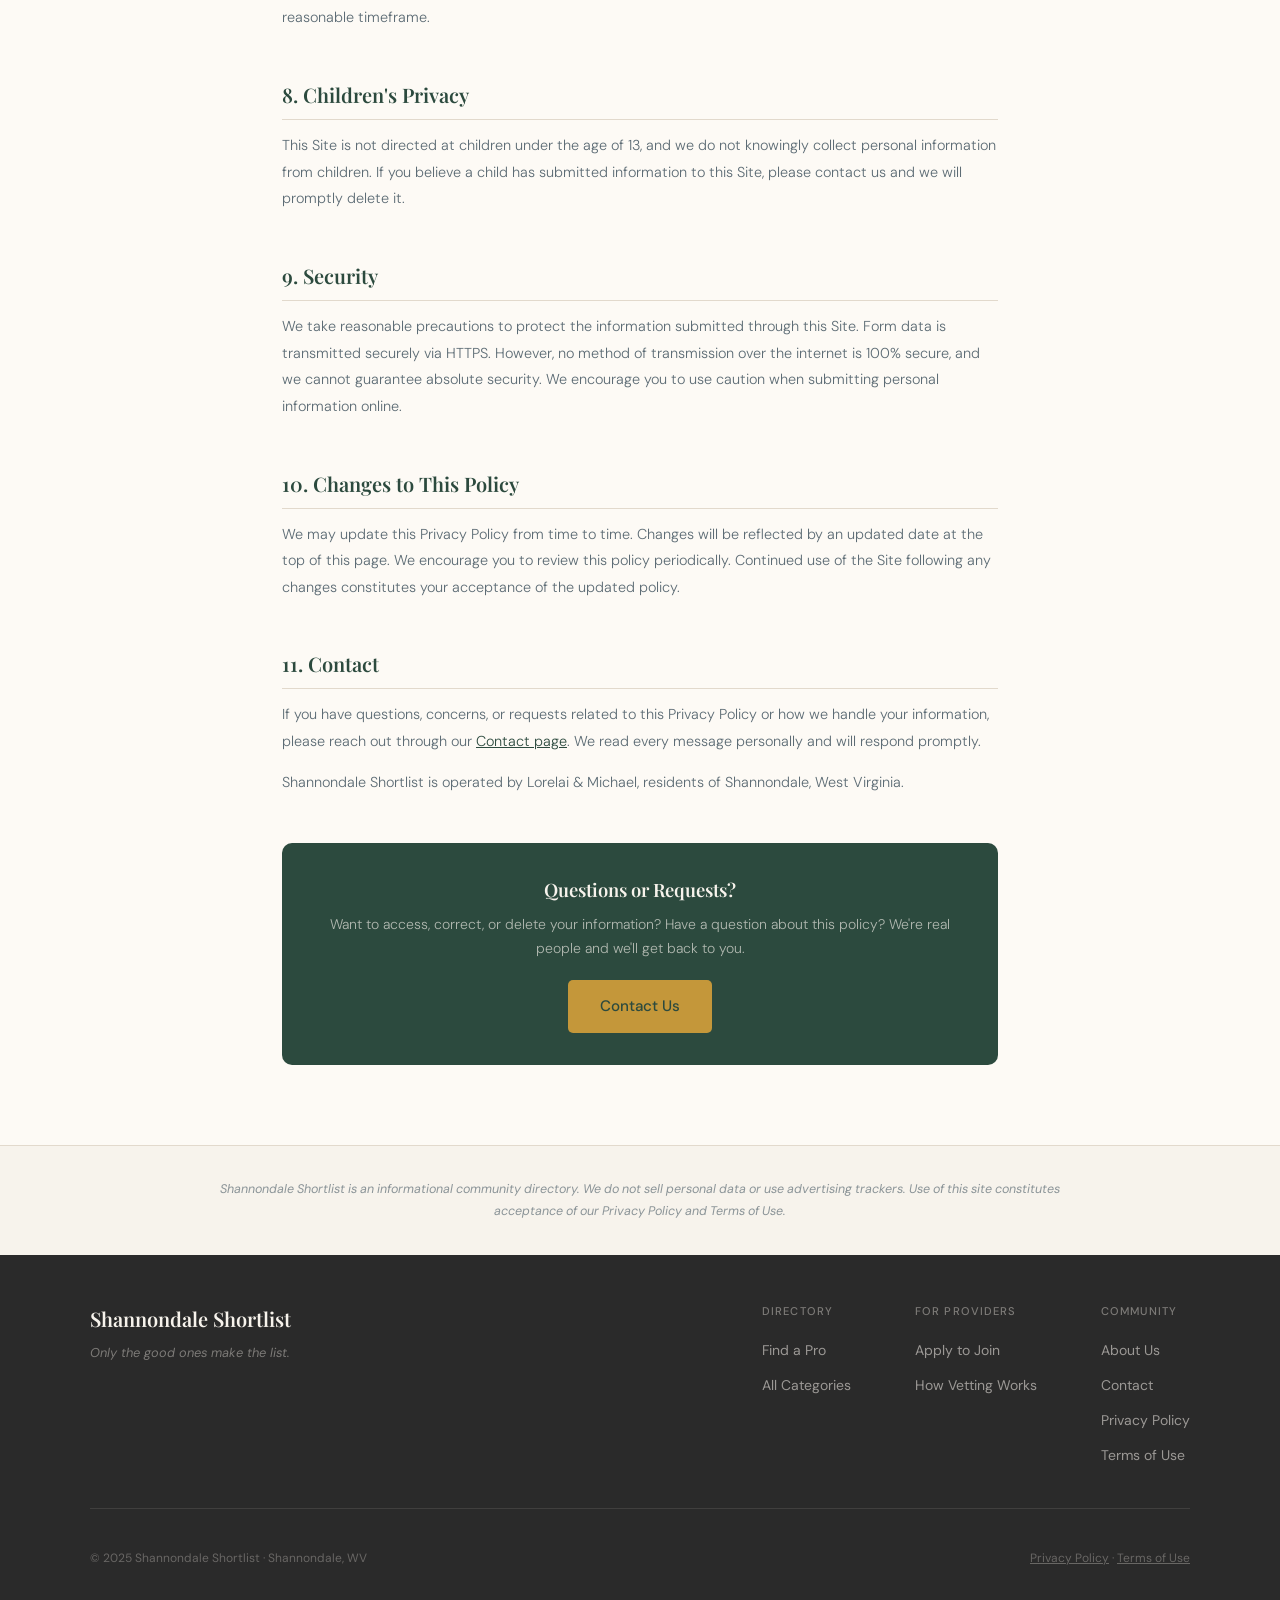
<file: privacy.html>
<!DOCTYPE html>
<html lang="en">
<head>
<meta charset="UTF-8">
<meta name="viewport" content="width=device-width, initial-scale=1.0">
<title>Privacy Policy — Shannondale Shortlist</title>
<meta name="description" content="Privacy Policy for the Shannondale Shortlist. How we collect, use, and protect your information.">
<link rel="stylesheet" href="style.css">
<style>
  .legal-wrap {
    max-width:780px; margin:0 auto; padding:4rem 2rem 5rem;
  }
  .legal-intro {
    background:var(--cream); border-radius:10px;
    padding:1.75rem 2rem; border:1.5px solid var(--border);
    margin-bottom:3rem;
  }
  .legal-intro p {
    font-size:0.9rem; color:var(--slate);
    line-height:1.75; font-weight:300;
  }
  .legal-intro strong { color:var(--charcoal); font-weight:500; }
  .legal-date {
    font-size:0.75rem; color:var(--slate);
    letter-spacing:0.06em; text-transform:uppercase;
    margin-bottom:0.5rem; display:block;
  }
  .legal-section { margin-bottom:3rem; }
  .legal-section h2 {
    font-family:'Playfair Display',serif;
    font-size:1.25rem; font-weight:600;
    color:var(--forest); margin-bottom:0.75rem;
    padding-bottom:0.5rem;
    border-bottom:1px solid var(--border);
  }
  .legal-section p {
    font-size:0.9rem; color:var(--slate);
    line-height:1.85; font-weight:300;
    margin-bottom:0.875rem;
  }
  .legal-section p:last-child { margin-bottom:0; }
  .legal-section strong { color:var(--charcoal); font-weight:500; }
  .legal-section ul {
    list-style:none; margin:0.75rem 0;
    display:flex; flex-direction:column; gap:0.5rem;
  }
  .legal-section ul li {
    font-size:0.9rem; color:var(--slate);
    line-height:1.7; font-weight:300;
    display:flex; gap:0.625rem; align-items:flex-start;
  }
  .legal-section ul li::before {
    content:'—'; color:var(--gold);
    flex-shrink:0; font-weight:400;
  }
  .legal-highlight {
    background:rgba(44,74,62,0.06);
    border:1px solid rgba(44,74,62,0.15);
    border-left:3px solid var(--forest);
    border-radius:0 6px 6px 0;
    padding:1rem 1.25rem; margin:1.25rem 0;
    font-size:0.875rem; color:var(--forest);
    line-height:1.75; font-style:italic;
  }
  .legal-contact {
    background:var(--forest); border-radius:10px;
    padding:2rem; margin-top:3rem; text-align:center;
  }
  .legal-contact h3 {
    font-family:'Playfair Display',serif;
    font-size:1.15rem; color:var(--cream);
    font-weight:600; margin-bottom:0.5rem;
  }
  .legal-contact p {
    font-size:0.875rem; color:rgba(247,243,236,0.65);
    line-height:1.7; margin-bottom:1.25rem; font-weight:300;
  }
  .data-table {
    width:100%; border-collapse:collapse;
    margin:1rem 0; font-size:0.85rem;
  }
  .data-table th {
    background:var(--cream); color:var(--forest);
    padding:0.75rem 1rem; text-align:left;
    font-weight:500; border:1px solid var(--border);
    font-family:'DM Sans',sans-serif;
  }
  .data-table td {
    padding:0.75rem 1rem; border:1px solid var(--border);
    color:var(--slate); line-height:1.6; vertical-align:top;
  }
  .data-table tr:nth-child(even) td { background:rgba(247,243,236,0.5); }
</style>
</head>
<body>

<nav id="main-nav">
  <a href="index.html" class="nav-logo">
    <div class="nav-logo-mark">S</div>
    <div class="nav-logo-text">
      <span class="nav-logo-name">Shannondale Shortlist</span>
      <span class="nav-logo-tagline">Shannondale, WV</span>
    </div>
  </a>
  <ul class="nav-links">
    <li><a href="directory.html">Find a Pro</a></li>
    <li><a href="how-it-works.html">How It Works</a></li>
    <li><a href="about.html">About</a></li>
    <li><a href="contact.html">Contact</a></li>
    <li><a href="join.html" class="nav-cta">Join the List</a></li>
  </ul>
  <div class="nav-hamburger" id="hamburger"><span></span><span></span><span></span></div>
</nav>

<section class="page-hero">
  <div class="page-hero-eyebrow">Legal</div>
  <h1>Privacy <em>Policy</em></h1>
  <p>We believe in being straightforward about what information we collect, how we use it, and what we don't do with it.</p>
</section>

<div class="legal-wrap">

  <div class="legal-intro">
    <span class="legal-date">Last updated: June 2025</span>
    <p>This Privacy Policy describes how Shannondale Shortlist ("we," "us," or "our") collects, uses, and handles information when you use our website at shannondaleshorlist.com (the "Site"). <strong>We are a small community directory. We do not sell your data, run advertising, or share your information with third parties for marketing purposes — ever.</strong></p>
  </div>

  <div class="legal-section">
    <h2>1. Information We Collect</h2>
    <p>We only collect information you voluntarily provide to us. We do not use tracking pixels, behavioral advertising, or data brokers.</p>

    <table class="data-table">
      <tr>
        <th>What we collect</th>
        <th>When we collect it</th>
        <th>Why we collect it</th>
      </tr>
      <tr>
        <td>Name, email, phone number</td>
        <td>When you submit the contractor application or contact form</td>
        <td>To review your application or respond to your message</td>
      </tr>
      <tr>
        <td>Business information, services, credentials</td>
        <td>When a provider submits an application</td>
        <td>To vet and create a directory listing</td>
      </tr>
      <tr>
        <td>References provided</td>
        <td>When a provider submits an application</td>
        <td>To verify community standing where applicable</td>
      </tr>
      <tr>
        <td>Message content</td>
        <td>When you use the contact form</td>
        <td>To respond to your inquiry</td>
      </tr>
      <tr>
        <td>Basic site analytics</td>
        <td>When you visit the Site</td>
        <td>To understand how the Site is being used (page visits, not personal data)</td>
      </tr>
    </table>

    <p>We do not collect payment information, social security numbers, government ID numbers, or any sensitive personal data.</p>
  </div>

  <div class="legal-section">
    <h2>2. How We Use Your Information</h2>
    <p>Information submitted through this Site is used only for the following purposes:</p>
    <ul>
      <li>Reviewing and responding to contractor applications</li>
      <li>Creating and maintaining provider listings in the directory</li>
      <li>Responding to messages sent through the contact form</li>
      <li>Verifying provider credentials and community standing</li>
      <li>Communicating with listed providers about their listing status</li>
      <li>Understanding general Site usage to improve the directory</li>
    </ul>
    <div class="legal-highlight">
      We do not use your information for advertising, marketing, or to contact you about anything unrelated to your submission. We do not sell, rent, trade, or share your personal information with any third party for commercial purposes.
    </div>
  </div>

  <div class="legal-section">
    <h2>3. Form Submissions and Third-Party Processors</h2>
    <p>Our contact and application forms are processed through <strong>Formspree</strong> (formspree.io), a third-party form service. When you submit a form, your information is transmitted to Formspree's servers and delivered to our email inbox. Formspree's own privacy policy governs how they handle form data in transit. You can review their privacy policy at formspree.io/legal/privacy-policy.</p>
    <p>We do not use any other third-party data processors, CRM platforms, email marketing services, or advertising networks that receive your personal information.</p>
  </div>

  <div class="legal-section">
    <h2>4. Provider Directory Listings</h2>
    <p>Information that appears in provider directory listings — including name, business name, service categories, service areas, bio, and badges — is submitted voluntarily by providers for the purpose of being publicly listed. By applying to join the Shannondale Shortlist, providers consent to this information being displayed publicly on the Site.</p>
    <p>Provider contact information (phone numbers, email addresses) is displayed on listing profiles at the provider's discretion and with their consent. Homeowners contacting providers through the directory do so directly — Shannondale Shortlist is not a party to those communications.</p>
  </div>

  <div class="legal-section">
    <h2>5. Cookies and Analytics</h2>
    <p>This Site may use basic, privacy-friendly analytics to understand general traffic patterns — such as how many people visit the Site and which pages are most viewed. This does not involve tracking individual users, storing personal data, or using advertising cookies.</p>
    <p>We do not use Google Ads, Facebook Pixel, or any behavioral advertising trackers. We do not use cookies to identify, profile, or retarget individual visitors.</p>
    <p>If you use a browser that blocks all cookies, the Site will function normally.</p>
  </div>

  <div class="legal-section">
    <h2>6. Data Retention</h2>
    <p>We retain form submissions and application data for as long as necessary to fulfill the purpose for which it was submitted:</p>
    <ul>
      <li>Approved provider applications are retained while the listing is active and for a reasonable period after removal</li>
      <li>Declined applications are retained briefly for administrative reference and then deleted</li>
      <li>Contact form messages are retained in our email inbox and deleted periodically</li>
    </ul>
    <p>You may request deletion of your information at any time by contacting us through the Contact page.</p>
  </div>

  <div class="legal-section">
    <h2>7. Your Rights</h2>
    <p>You have the right to:</p>
    <ul>
      <li><strong>Access</strong> — request a copy of any personal information we hold about you</li>
      <li><strong>Correction</strong> — request that inaccurate information be corrected</li>
      <li><strong>Deletion</strong> — request that your personal information be deleted</li>
      <li><strong>Withdrawal</strong> — withdraw consent for your information to be used (for providers, this means requesting removal from the directory)</li>
    </ul>
    <p>To exercise any of these rights, please contact us through our <a href="contact.html" style="color:var(--forest);">Contact page</a>. We will respond within a reasonable timeframe.</p>
  </div>

  <div class="legal-section">
    <h2>8. Children's Privacy</h2>
    <p>This Site is not directed at children under the age of 13, and we do not knowingly collect personal information from children. If you believe a child has submitted information to this Site, please contact us and we will promptly delete it.</p>
  </div>

  <div class="legal-section">
    <h2>9. Security</h2>
    <p>We take reasonable precautions to protect the information submitted through this Site. Form data is transmitted securely via HTTPS. However, no method of transmission over the internet is 100% secure, and we cannot guarantee absolute security. We encourage you to use caution when submitting personal information online.</p>
  </div>

  <div class="legal-section">
    <h2>10. Changes to This Policy</h2>
    <p>We may update this Privacy Policy from time to time. Changes will be reflected by an updated date at the top of this page. We encourage you to review this policy periodically. Continued use of the Site following any changes constitutes your acceptance of the updated policy.</p>
  </div>

  <div class="legal-section">
    <h2>11. Contact</h2>
    <p>If you have questions, concerns, or requests related to this Privacy Policy or how we handle your information, please reach out through our <a href="contact.html" style="color:var(--forest);">Contact page</a>. We read every message personally and will respond promptly.</p>
    <p>Shannondale Shortlist is operated by Lorelai &amp; Michael, residents of Shannondale, West Virginia.</p>
  </div>

  <div class="legal-contact">
    <h3>Questions or Requests?</h3>
    <p>Want to access, correct, or delete your information? Have a question about this policy? We're real people and we'll get back to you.</p>
    <a href="contact.html" class="btn-primary">Contact Us</a>
  </div>

</div>

<div class="disclaimer-section">
  <div class="disclaimer-inner">
    <p class="disclaimer-text">Shannondale Shortlist is an informational community directory. We do not sell personal data or use advertising trackers. Use of this site constitutes acceptance of our Privacy Policy and Terms of Use.</p>
  </div>
</div>

<footer>
  <div class="footer-inner">
    <div class="footer-top">
      <div class="footer-brand">
        <div class="footer-logo-name">Shannondale Shortlist</div>
        <div class="footer-tagline">Only the good ones make the list.</div>
      </div>
      <div class="footer-links">
        <div class="footer-col">
          <h4>Directory</h4>
          <ul>
            <li><a href="directory.html">Find a Pro</a></li>
            <li><a href="directory.html">All Categories</a></li>
          </ul>
        </div>
        <div class="footer-col">
          <h4>For Providers</h4>
          <ul>
            <li><a href="join.html">Apply to Join</a></li>
            <li><a href="how-it-works.html">How Vetting Works</a></li>
          </ul>
        </div>
        <div class="footer-col">
          <h4>Community</h4>
          <ul>
            <li><a href="about.html">About Us</a></li>
            <li><a href="contact.html">Contact</a></li>
            <li><a href="privacy.html">Privacy Policy</a></li>
            <li><a href="terms.html">Terms of Use</a></li>
          </ul>
        </div>
      </div>
    </div>
    <div class="footer-bottom">
      <span>© 2025 Shannondale Shortlist · Shannondale, WV</span>
      <span><a href="privacy.html" style="color:inherit;">Privacy Policy</a> · <a href="terms.html" style="color:inherit;">Terms of Use</a></span>
    </div>
  </div>
</footer>

<script>
  document.getElementById('hamburger').addEventListener('click', () => {
    document.getElementById('main-nav').classList.toggle('nav-mobile-open');
  });
</script>
</body>
</html>
</file>
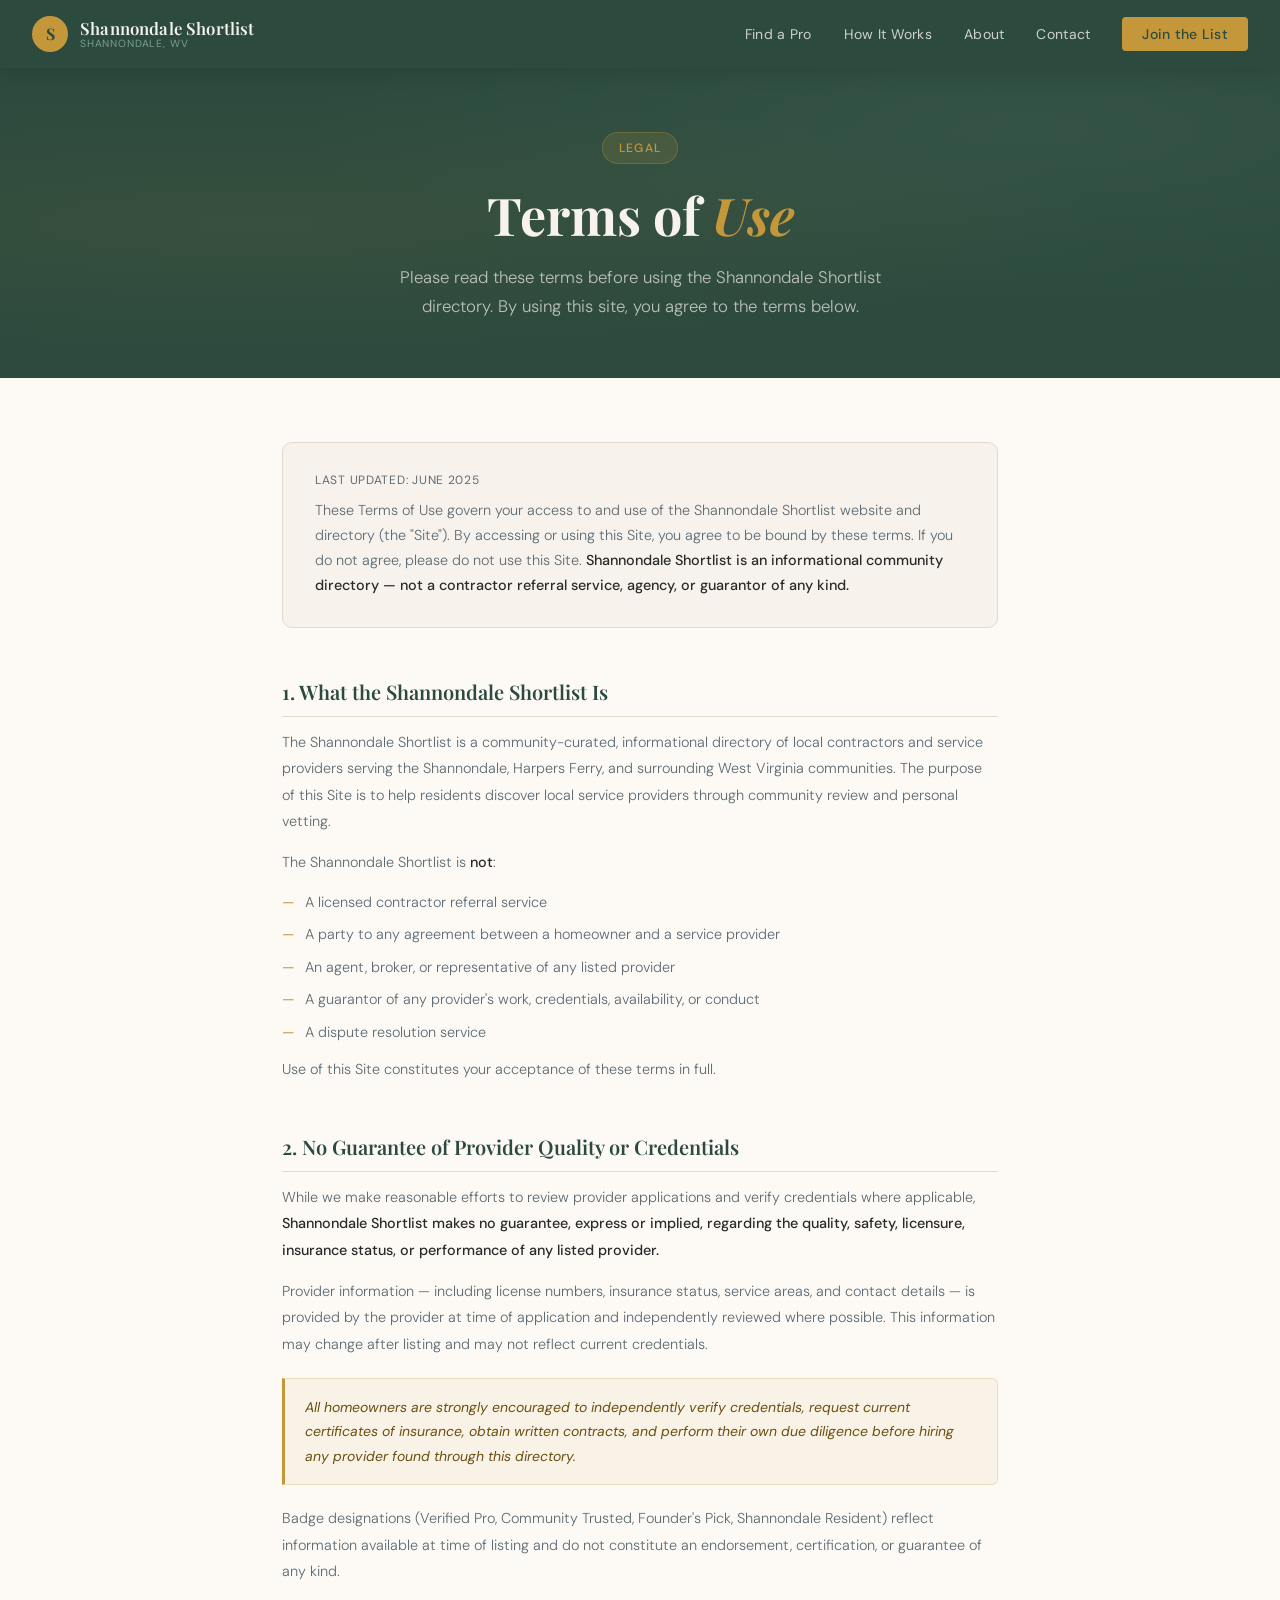
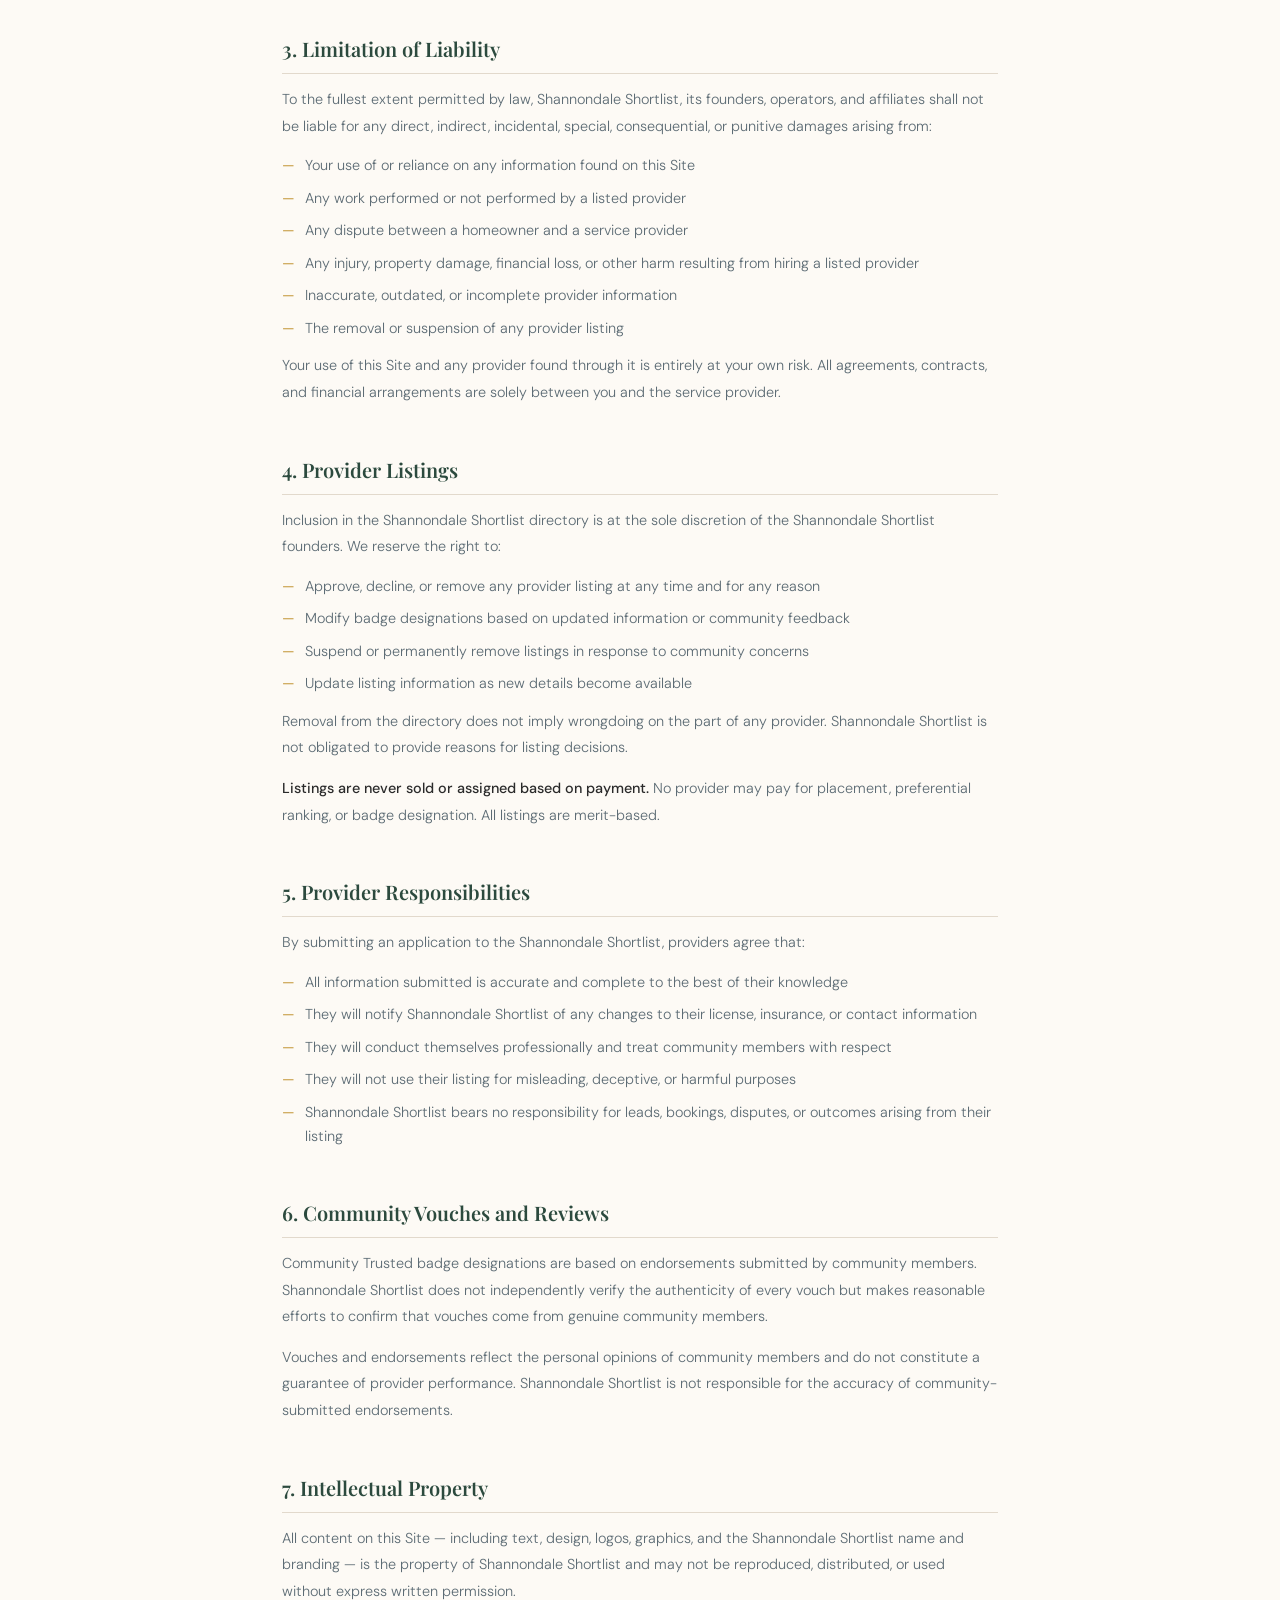
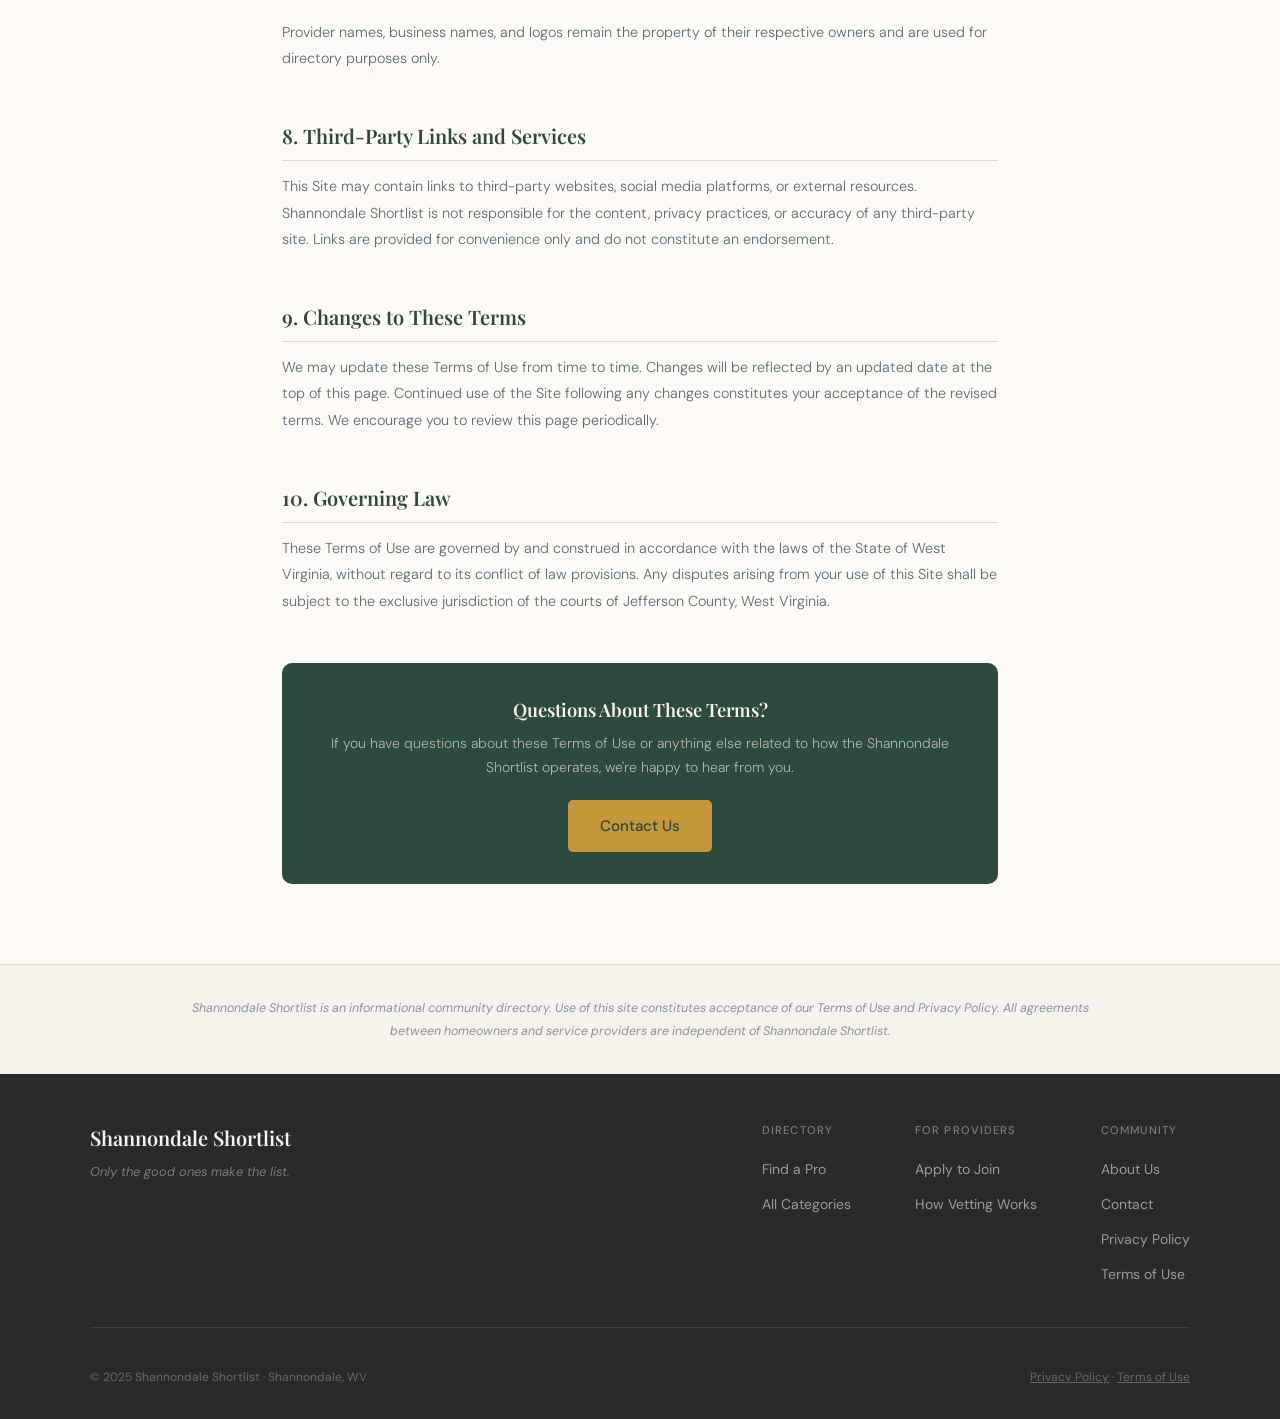
<file: terms.html>
<!DOCTYPE html>
<html lang="en">
<head>
<meta charset="UTF-8">
<meta name="viewport" content="width=device-width, initial-scale=1.0">
<title>Terms of Use — Shannondale Shortlist</title>
<meta name="description" content="Terms of Use for the Shannondale Shortlist directory. Please read before using this site.">
<link rel="stylesheet" href="style.css">
<style>
  .legal-wrap {
    max-width:780px; margin:0 auto; padding:4rem 2rem 5rem;
  }
  .legal-intro {
    background:var(--cream); border-radius:10px;
    padding:1.75rem 2rem; border:1.5px solid var(--border);
    margin-bottom:3rem;
  }
  .legal-intro p {
    font-size:0.9rem; color:var(--slate);
    line-height:1.75; font-weight:300;
  }
  .legal-intro strong { color:var(--charcoal); font-weight:500; }
  .legal-date {
    font-size:0.75rem; color:var(--slate);
    letter-spacing:0.06em; text-transform:uppercase;
    margin-bottom:0.5rem; display:block;
  }

  .legal-section { margin-bottom:3rem; }
  .legal-section h2 {
    font-family:'Playfair Display',serif;
    font-size:1.25rem; font-weight:600;
    color:var(--forest); margin-bottom:0.75rem;
    padding-bottom:0.5rem;
    border-bottom:1px solid var(--border);
  }
  .legal-section p {
    font-size:0.9rem; color:var(--slate);
    line-height:1.85; font-weight:300;
    margin-bottom:0.875rem;
  }
  .legal-section p:last-child { margin-bottom:0; }
  .legal-section strong { color:var(--charcoal); font-weight:500; }
  .legal-section ul {
    list-style:none; margin:0.75rem 0;
    display:flex; flex-direction:column; gap:0.5rem;
  }
  .legal-section ul li {
    font-size:0.9rem; color:var(--slate);
    line-height:1.7; font-weight:300;
    display:flex; gap:0.625rem; align-items:flex-start;
  }
  .legal-section ul li::before {
    content:'—'; color:var(--gold);
    flex-shrink:0; font-weight:400;
  }

  .legal-highlight {
    background:rgba(196,151,58,0.07);
    border:1px solid rgba(196,151,58,0.25);
    border-left:3px solid var(--gold);
    border-radius:0 6px 6px 0;
    padding:1rem 1.25rem;
    margin:1.25rem 0;
    font-size:0.875rem; color:#6b4f10;
    line-height:1.75; font-style:italic;
  }

  .legal-contact {
    background:var(--forest); border-radius:10px;
    padding:2rem; margin-top:3rem; text-align:center;
  }
  .legal-contact h3 {
    font-family:'Playfair Display',serif;
    font-size:1.15rem; color:var(--cream);
    font-weight:600; margin-bottom:0.5rem;
  }
  .legal-contact p {
    font-size:0.875rem; color:rgba(247,243,236,0.65);
    line-height:1.7; margin-bottom:1.25rem; font-weight:300;
  }
</style>
</head>
<body>

<nav id="main-nav">
  <a href="index.html" class="nav-logo">
    <div class="nav-logo-mark">S</div>
    <div class="nav-logo-text">
      <span class="nav-logo-name">Shannondale Shortlist</span>
      <span class="nav-logo-tagline">Shannondale, WV</span>
    </div>
  </a>
  <ul class="nav-links">
    <li><a href="directory.html">Find a Pro</a></li>
    <li><a href="how-it-works.html">How It Works</a></li>
    <li><a href="about.html">About</a></li>
    <li><a href="contact.html">Contact</a></li>
    <li><a href="join.html" class="nav-cta">Join the List</a></li>
  </ul>
  <div class="nav-hamburger" id="hamburger"><span></span><span></span><span></span></div>
</nav>

<section class="page-hero">
  <div class="page-hero-eyebrow">Legal</div>
  <h1>Terms of <em>Use</em></h1>
  <p>Please read these terms before using the Shannondale Shortlist directory. By using this site, you agree to the terms below.</p>
</section>

<div class="legal-wrap">

  <div class="legal-intro">
    <span class="legal-date">Last updated: June 2025</span>
    <p>These Terms of Use govern your access to and use of the Shannondale Shortlist website and directory (the "Site"). By accessing or using this Site, you agree to be bound by these terms. If you do not agree, please do not use this Site. <strong>Shannondale Shortlist is an informational community directory — not a contractor referral service, agency, or guarantor of any kind.</strong></p>
  </div>

  <div class="legal-section">
    <h2>1. What the Shannondale Shortlist Is</h2>
    <p>The Shannondale Shortlist is a community-curated, informational directory of local contractors and service providers serving the Shannondale, Harpers Ferry, and surrounding West Virginia communities. The purpose of this Site is to help residents discover local service providers through community review and personal vetting.</p>
    <p>The Shannondale Shortlist is <strong>not</strong>:</p>
    <ul>
      <li>A licensed contractor referral service</li>
      <li>A party to any agreement between a homeowner and a service provider</li>
      <li>An agent, broker, or representative of any listed provider</li>
      <li>A guarantor of any provider's work, credentials, availability, or conduct</li>
      <li>A dispute resolution service</li>
    </ul>
    <p>Use of this Site constitutes your acceptance of these terms in full.</p>
  </div>

  <div class="legal-section">
    <h2>2. No Guarantee of Provider Quality or Credentials</h2>
    <p>While we make reasonable efforts to review provider applications and verify credentials where applicable, <strong>Shannondale Shortlist makes no guarantee, express or implied, regarding the quality, safety, licensure, insurance status, or performance of any listed provider.</strong></p>
    <p>Provider information — including license numbers, insurance status, service areas, and contact details — is provided by the provider at time of application and independently reviewed where possible. This information may change after listing and may not reflect current credentials.</p>
    <div class="legal-highlight">
      All homeowners are strongly encouraged to independently verify credentials, request current certificates of insurance, obtain written contracts, and perform their own due diligence before hiring any provider found through this directory.
    </div>
    <p>Badge designations (Verified Pro, Community Trusted, Founder's Pick, Shannondale Resident) reflect information available at time of listing and do not constitute an endorsement, certification, or guarantee of any kind.</p>
  </div>

  <div class="legal-section">
    <h2>3. Limitation of Liability</h2>
    <p>To the fullest extent permitted by law, Shannondale Shortlist, its founders, operators, and affiliates shall not be liable for any direct, indirect, incidental, special, consequential, or punitive damages arising from:</p>
    <ul>
      <li>Your use of or reliance on any information found on this Site</li>
      <li>Any work performed or not performed by a listed provider</li>
      <li>Any dispute between a homeowner and a service provider</li>
      <li>Any injury, property damage, financial loss, or other harm resulting from hiring a listed provider</li>
      <li>Inaccurate, outdated, or incomplete provider information</li>
      <li>The removal or suspension of any provider listing</li>
    </ul>
    <p>Your use of this Site and any provider found through it is entirely at your own risk. All agreements, contracts, and financial arrangements are solely between you and the service provider.</p>
  </div>

  <div class="legal-section">
    <h2>4. Provider Listings</h2>
    <p>Inclusion in the Shannondale Shortlist directory is at the sole discretion of the Shannondale Shortlist founders. We reserve the right to:</p>
    <ul>
      <li>Approve, decline, or remove any provider listing at any time and for any reason</li>
      <li>Modify badge designations based on updated information or community feedback</li>
      <li>Suspend or permanently remove listings in response to community concerns</li>
      <li>Update listing information as new details become available</li>
    </ul>
    <p>Removal from the directory does not imply wrongdoing on the part of any provider. Shannondale Shortlist is not obligated to provide reasons for listing decisions.</p>
    <p><strong>Listings are never sold or assigned based on payment.</strong> No provider may pay for placement, preferential ranking, or badge designation. All listings are merit-based.</p>
  </div>

  <div class="legal-section">
    <h2>5. Provider Responsibilities</h2>
    <p>By submitting an application to the Shannondale Shortlist, providers agree that:</p>
    <ul>
      <li>All information submitted is accurate and complete to the best of their knowledge</li>
      <li>They will notify Shannondale Shortlist of any changes to their license, insurance, or contact information</li>
      <li>They will conduct themselves professionally and treat community members with respect</li>
      <li>They will not use their listing for misleading, deceptive, or harmful purposes</li>
      <li>Shannondale Shortlist bears no responsibility for leads, bookings, disputes, or outcomes arising from their listing</li>
    </ul>
  </div>

  <div class="legal-section">
    <h2>6. Community Vouches and Reviews</h2>
    <p>Community Trusted badge designations are based on endorsements submitted by community members. Shannondale Shortlist does not independently verify the authenticity of every vouch but makes reasonable efforts to confirm that vouches come from genuine community members.</p>
    <p>Vouches and endorsements reflect the personal opinions of community members and do not constitute a guarantee of provider performance. Shannondale Shortlist is not responsible for the accuracy of community-submitted endorsements.</p>
  </div>

  <div class="legal-section">
    <h2>7. Intellectual Property</h2>
    <p>All content on this Site — including text, design, logos, graphics, and the Shannondale Shortlist name and branding — is the property of Shannondale Shortlist and may not be reproduced, distributed, or used without express written permission.</p>
    <p>Provider names, business names, and logos remain the property of their respective owners and are used for directory purposes only.</p>
  </div>

  <div class="legal-section">
    <h2>8. Third-Party Links and Services</h2>
    <p>This Site may contain links to third-party websites, social media platforms, or external resources. Shannondale Shortlist is not responsible for the content, privacy practices, or accuracy of any third-party site. Links are provided for convenience only and do not constitute an endorsement.</p>
  </div>

  <div class="legal-section">
    <h2>9. Changes to These Terms</h2>
    <p>We may update these Terms of Use from time to time. Changes will be reflected by an updated date at the top of this page. Continued use of the Site following any changes constitutes your acceptance of the revised terms. We encourage you to review this page periodically.</p>
  </div>

  <div class="legal-section">
    <h2>10. Governing Law</h2>
    <p>These Terms of Use are governed by and construed in accordance with the laws of the State of West Virginia, without regard to its conflict of law provisions. Any disputes arising from your use of this Site shall be subject to the exclusive jurisdiction of the courts of Jefferson County, West Virginia.</p>
  </div>

  <div class="legal-contact">
    <h3>Questions About These Terms?</h3>
    <p>If you have questions about these Terms of Use or anything else related to how the Shannondale Shortlist operates, we're happy to hear from you.</p>
    <a href="contact.html" class="btn-primary">Contact Us</a>
  </div>

</div>

<div class="disclaimer-section">
  <div class="disclaimer-inner">
    <p class="disclaimer-text">Shannondale Shortlist is an informational community directory. Use of this site constitutes acceptance of our Terms of Use and Privacy Policy. All agreements between homeowners and service providers are independent of Shannondale Shortlist.</p>
  </div>
</div>

<footer>
  <div class="footer-inner">
    <div class="footer-top">
      <div class="footer-brand">
        <div class="footer-logo-name">Shannondale Shortlist</div>
        <div class="footer-tagline">Only the good ones make the list.</div>
      </div>
      <div class="footer-links">
        <div class="footer-col">
          <h4>Directory</h4>
          <ul>
            <li><a href="directory.html">Find a Pro</a></li>
            <li><a href="directory.html">All Categories</a></li>
          </ul>
        </div>
        <div class="footer-col">
          <h4>For Providers</h4>
          <ul>
            <li><a href="join.html">Apply to Join</a></li>
            <li><a href="how-it-works.html">How Vetting Works</a></li>
          </ul>
        </div>
        <div class="footer-col">
          <h4>Community</h4>
          <ul>
            <li><a href="about.html">About Us</a></li>
            <li><a href="contact.html">Contact</a></li>
            <li><a href="privacy.html">Privacy Policy</a></li>
            <li><a href="terms.html">Terms of Use</a></li>
          </ul>
        </div>
      </div>
    </div>
    <div class="footer-bottom">
      <span>© 2025 Shannondale Shortlist · Shannondale, WV</span>
      <span><a href="privacy.html" style="color:inherit;">Privacy Policy</a> · <a href="terms.html" style="color:inherit;">Terms of Use</a></span>
    </div>
  </div>
</footer>

<script>
  document.getElementById('hamburger').addEventListener('click', () => {
    document.getElementById('main-nav').classList.toggle('nav-mobile-open');
  });
</script>
</body>
</html>
</file>
<file: style.css>
/* ─────────────────────────────────────────
   SHANNONDALE SHORTLIST — Global Stylesheet
   ───────────────────────────────────────── */

@import url('https://fonts.googleapis.com/css2?family=Playfair+Display:ital,wght@0,400;0,600;0,700;1,400;1,600&family=DM+Sans:opsz,wght@9..40,300;9..40,400;9..40,500&display=swap');

:root {
  --forest:       #2C4A3E;
  --forest-light: #3d6b5c;
  --cream:        #F7F3EC;
  --warm-white:   #FDFAF5;
  --gold:         #C4973A;
  --gold-light:   #e8b84b;
  --charcoal:     #2A2A2A;
  --slate:        #5C6B74;
  --sage:         #7A9E8E;
  --rust:         #A0522D;
  --border:       #E2D9CC;
  --shadow:       rgba(44,74,62,0.08);
}

*, *::before, *::after { margin:0; padding:0; box-sizing:border-box; }
html { scroll-behavior:smooth; }

body {
  font-family:'DM Sans', sans-serif;
  background:var(--warm-white);
  color:var(--charcoal);
  font-size:16px;
  line-height:1.6;
}

/* ── NAV ── */
nav {
  background:var(--forest);
  padding:0 2rem;
  display:flex;
  align-items:center;
  justify-content:space-between;
  height:68px;
  position:sticky;
  top:0;
  z-index:100;
  box-shadow:0 2px 20px rgba(0,0,0,0.15);
}
.nav-logo {
  display:flex;
  align-items:center;
  gap:0.75rem;
  text-decoration:none;
}
.nav-logo-mark {
  width:36px; height:36px;
  background:var(--gold);
  border-radius:50%;
  display:flex; align-items:center; justify-content:center;
  font-family:'Playfair Display',serif;
  font-size:1rem; color:var(--forest); font-weight:700;
  flex-shrink:0;
}
.nav-logo-text { display:flex; flex-direction:column; line-height:1.1; }
.nav-logo-name {
  font-family:'Playfair Display',serif;
  font-size:1.05rem; color:var(--cream); font-weight:600; letter-spacing:0.01em;
}
.nav-logo-tagline {
  font-size:0.65rem; color:var(--sage);
  letter-spacing:0.08em; text-transform:uppercase; font-weight:400;
}
.nav-links { display:flex; align-items:center; gap:2rem; list-style:none; }
.nav-links a {
  color:rgba(247,243,236,0.8);
  text-decoration:none; font-size:0.875rem; font-weight:400;
  letter-spacing:0.02em; transition:color 0.2s;
}
.nav-links a:hover { color:var(--gold); }
.nav-links a.active { color:var(--gold); }
.nav-cta {
  background:var(--gold) !important;
  color:var(--forest) !important;
  padding:0.5rem 1.25rem;
  border-radius:4px;
  font-weight:500 !important;
  transition:background 0.2s !important;
}
.nav-cta:hover { background:var(--gold-light) !important; }
.nav-hamburger {
  display:none;
  flex-direction:column;
  gap:5px;
  cursor:pointer;
  padding:4px;
}
.nav-hamburger span {
  display:block; width:24px; height:2px;
  background:var(--cream); border-radius:2px;
  transition:all 0.3s;
}

/* ── BUTTONS ── */
.btn-primary {
  background:var(--gold); color:var(--forest);
  padding:0.875rem 2rem; border-radius:5px;
  font-weight:500; font-size:0.95rem;
  text-decoration:none; transition:all 0.2s;
  border:none; cursor:pointer;
  display:inline-flex; align-items:center; gap:0.5rem;
  font-family:'DM Sans',sans-serif;
}
.btn-primary:hover {
  background:var(--gold-light);
  transform:translateY(-1px);
  box-shadow:0 6px 20px rgba(196,151,58,0.3);
}
.btn-secondary {
  background:transparent; color:var(--cream);
  padding:0.875rem 2rem; border-radius:5px;
  font-weight:400; font-size:0.95rem;
  text-decoration:none; transition:all 0.2s;
  border:1px solid rgba(247,243,236,0.3);
  display:inline-flex; align-items:center; gap:0.5rem;
}
.btn-secondary:hover {
  border-color:rgba(247,243,236,0.6);
  background:rgba(247,243,236,0.05);
}
.btn-forest {
  background:var(--forest); color:var(--cream);
  padding:0.875rem 2rem; border-radius:5px;
  font-weight:500; font-size:0.95rem;
  text-decoration:none; transition:all 0.2s;
  border:none; cursor:pointer;
  display:inline-flex; align-items:center; gap:0.5rem;
  font-family:'DM Sans',sans-serif;
}
.btn-forest:hover { background:var(--forest-light); transform:translateY(-1px); }

/* ── PAGE HERO (inner pages) ── */
.page-hero {
  background:var(--forest);
  padding:4rem 2rem 3.5rem;
  text-align:center;
  position:relative;
  overflow:hidden;
}
.page-hero::before {
  content:'';
  position:absolute; inset:0;
  background:
    radial-gradient(ellipse at 20% 50%, rgba(196,151,58,0.08) 0%, transparent 60%),
    radial-gradient(ellipse at 80% 20%, rgba(122,158,142,0.1) 0%, transparent 50%);
}
.page-hero-eyebrow {
  display:inline-flex; align-items:center; gap:0.5rem;
  background:rgba(196,151,58,0.15);
  border:1px solid rgba(196,151,58,0.3);
  color:var(--gold);
  padding:0.35rem 1rem; border-radius:100px;
  font-size:0.75rem; letter-spacing:0.1em;
  text-transform:uppercase; font-weight:500;
  margin-bottom:1.25rem; position:relative;
}
.page-hero h1 {
  font-family:'Playfair Display',serif;
  font-size:clamp(2rem,5vw,3.25rem);
  color:var(--cream); line-height:1.2;
  font-weight:700; position:relative;
  margin-bottom:1rem;
}
.page-hero h1 em { font-style:italic; color:var(--gold); }
.page-hero p {
  font-size:1.05rem; color:rgba(247,243,236,0.7);
  max-width:520px; margin:0 auto;
  font-weight:300; line-height:1.75;
  position:relative;
}

/* ── SECTION SHARED ── */
.section-label {
  font-size:0.7rem; letter-spacing:0.15em;
  text-transform:uppercase; color:var(--gold);
  font-weight:500; margin-bottom:0.75rem;
}
.section-title {
  font-family:'Playfair Display',serif;
  font-size:clamp(1.75rem,4vw,2.5rem);
  color:var(--forest); line-height:1.25;
  font-weight:700; margin-bottom:1rem;
}
.section-sub {
  font-size:1rem; color:var(--slate);
  max-width:560px; line-height:1.75; font-weight:300;
}

/* ── TRUST BAR ── */
.trust-bar {
  background:var(--cream);
  border-bottom:1px solid var(--border);
  padding:1rem 2rem;
  display:flex; justify-content:center;
  gap:2.5rem; flex-wrap:wrap;
}
.trust-item {
  display:flex; align-items:center; gap:0.5rem;
  font-size:0.8rem; color:var(--slate); font-weight:400;
}

/* ── BADGES ── */
.badge {
  display:inline-flex; align-items:center; gap:0.3rem;
  padding:0.25rem 0.65rem; border-radius:100px;
  font-size:0.7rem; font-weight:500;
  letter-spacing:0.02em; white-space:nowrap;
}
.badge-verified   { background:rgba(44,74,62,0.08);   color:var(--forest);  border:1px solid rgba(44,74,62,0.2); }
.badge-insured    { background:rgba(44,74,62,0.08);   color:var(--forest);  border:1px solid rgba(44,74,62,0.2); }
.badge-community  { background:rgba(196,151,58,0.1);  color:#8B6914;        border:1px solid rgba(196,151,58,0.3); }
.badge-local      { background:rgba(122,158,142,0.12);color:#3d6b5c;        border:1px solid rgba(122,158,142,0.3); }
.badge-responsive { background:rgba(100,149,180,0.1); color:#2c5f7a;        border:1px solid rgba(100,149,180,0.25); }
.badge-emergency  { background:rgba(160,82,45,0.08);  color:var(--rust);    border:1px solid rgba(160,82,45,0.2); }
.badge-founders   {
  background:linear-gradient(135deg,rgba(196,151,58,0.18),rgba(160,82,45,0.12));
  color:#7a4a10; border:1px solid rgba(196,151,58,0.5); font-weight:600;
}

/* ── PROVIDER CARDS ── */
.card {
  background:white; border-radius:10px;
  border:1px solid var(--border); overflow:hidden;
  transition:all 0.25s; position:relative;
}
.card:hover {
  transform:translateY(-3px);
  box-shadow:0 12px 40px var(--shadow);
  border-color:rgba(44,74,62,0.2);
}
.card-tier-bar          { height:4px; background:var(--forest); }
.card-tier-bar.community{ background:linear-gradient(90deg,var(--gold),var(--rust)); }
.card-tier-bar.founders { background:linear-gradient(90deg,#8B5E10,var(--gold),#C4973A); }

.card.founders-pick {
  border-color:rgba(196,151,58,0.4);
  box-shadow:0 0 0 1px rgba(196,151,58,0.15), 0 4px 24px rgba(196,151,58,0.08);
}
.card.founders-pick:hover {
  box-shadow:0 0 0 1px rgba(196,151,58,0.3), 0 12px 40px rgba(196,151,58,0.15);
  border-color:rgba(196,151,58,0.5);
}
.card.founders-pick .card-contact {
  background:linear-gradient(135deg,#8B5E10,var(--gold)); color:white;
}
.card.founders-pick .card-contact:hover {
  background:linear-gradient(135deg,var(--gold),var(--gold-light));
}
.card.community-trusted .card-contact {
  background:linear-gradient(135deg,var(--gold),#b8882e); color:white;
}
.card.community-trusted .card-contact:hover {
  background:linear-gradient(135deg,var(--gold-light),var(--gold));
}

.card-body   { padding:1.5rem; }
.card-top    { display:flex; gap:1rem; margin-bottom:1rem; }
.card-avatar {
  width:56px; height:56px; border-radius:50%;
  background:var(--forest);
  display:flex; align-items:center; justify-content:center;
  font-family:'Playfair Display',serif;
  font-size:1.25rem; color:var(--cream); font-weight:700;
  flex-shrink:0; border:2px solid var(--border);
}
.card-info   { flex:1; min-width:0; }
.card-name   {
  font-family:'Playfair Display',serif;
  font-size:1.1rem; font-weight:600;
  color:var(--charcoal); margin-bottom:0.15rem; line-height:1.2;
}
.card-business { font-size:0.8rem; color:var(--slate); margin-bottom:0.5rem; }
.card-category {
  display:inline-block;
  background:var(--cream); color:var(--forest);
  padding:0.2rem 0.6rem; border-radius:4px;
  font-size:0.72rem; font-weight:500;
  border:1px solid var(--border);
}
.card-bio {
  font-size:0.875rem; color:var(--slate);
  line-height:1.65; margin-bottom:1rem; font-weight:300;
}
.card-badges { display:flex; flex-wrap:wrap; gap:0.4rem; margin-bottom:1.25rem; }
.card-footer {
  display:flex; justify-content:space-between; align-items:center;
  padding-top:1rem; border-top:1px solid var(--border); gap:0.75rem;
}
.card-area {
  font-size:0.75rem; color:var(--slate);
  display:flex; align-items:center; gap:0.3rem;
}
.card-contact {
  background:var(--forest); color:var(--cream);
  padding:0.5rem 1.1rem; border-radius:5px;
  font-size:0.8rem; font-weight:500;
  text-decoration:none; transition:all 0.2s;
  white-space:nowrap; border:none; cursor:pointer;
  font-family:'DM Sans',sans-serif;
}
.card-contact:hover { background:var(--forest-light); }
.card-member {
  font-size:0.7rem; color:rgba(92,107,116,0.6);
  margin-top:0.5rem; text-align:right;
}

/* Founder quote block on card */
.founders-quote {
  background:linear-gradient(135deg,rgba(196,151,58,0.06),rgba(160,82,45,0.04));
  border:1px solid rgba(196,151,58,0.25);
  border-left:3px solid var(--gold);
  border-radius:0 6px 6px 0;
  padding:0.75rem 1rem; margin-bottom:1rem;
}
.founders-quote-label {
  font-size:0.68rem; color:#8B6914; font-weight:600;
  letter-spacing:0.06em; text-transform:uppercase; margin-bottom:0.35rem;
}
.founders-quote-text {
  font-size:0.82rem; color:#6b4f10;
  font-style:italic; line-height:1.6;
}
.founders-quote-sig {
  font-size:0.72rem; color:rgba(107,79,16,0.65);
  margin-top:0.35rem; font-weight:500;
}

/* Vouch block on card */
.vouch-block {
  background:rgba(196,151,58,0.07);
  border:1px solid rgba(196,151,58,0.2);
  border-radius:6px; padding:0.6rem 0.75rem; margin-bottom:1rem;
}
.vouch-count { font-size:0.72rem; color:#8B6914; font-weight:500; margin-bottom:0.25rem; }
.vouch-quote { font-size:0.72rem; color:rgba(139,105,20,0.7); font-style:italic; }

/* ── DIRECTORY GRID ── */
.directory-grid {
  display:grid;
  grid-template-columns:repeat(auto-fill, minmax(320px,1fr));
  gap:1.5rem;
}

/* ── HOW IT WORKS ── */
.how-section { background:var(--forest); padding:5rem 2rem; }
.how-inner { max-width:1000px; margin:0 auto; }
.how-section .section-label { color:var(--sage); }
.how-section .section-title { color:var(--cream); }
.how-section .section-sub   { color:rgba(247,243,236,0.6); }
.how-grid {
  display:grid;
  grid-template-columns:repeat(auto-fit,minmax(200px,1fr));
  gap:2rem; margin-top:3rem;
}
.how-num {
  font-family:'Playfair Display',serif;
  font-size:3rem; color:rgba(196,151,58,0.2);
  font-weight:700; line-height:1; margin-bottom:0.75rem;
}
.how-title {
  font-family:'Playfair Display',serif;
  font-size:1.1rem; color:var(--cream);
  font-weight:600; margin-bottom:0.5rem;
}
.how-desc { font-size:0.875rem; color:rgba(247,243,236,0.55); line-height:1.7; font-weight:300; }

/* ── TIERS ── */
.tiers-section { padding:5rem 2rem; background:var(--cream); }
.tiers-inner   { max-width:1000px; margin:0 auto; }
.tiers-grid    {
  display:grid;
  grid-template-columns:repeat(auto-fit,minmax(240px,1fr));
  gap:1.5rem; margin-top:3rem;
}
.tier-card {
  background:white; border-radius:10px;
  padding:2rem; border:1.5px solid var(--border);
  position:relative; overflow:hidden;
}
.tier-card::before {
  content:''; position:absolute;
  top:0; left:0; right:0; height:4px;
}
.tier-card.verified::before  { background:var(--forest); }
.tier-card.community::before { background:linear-gradient(90deg,var(--gold),var(--rust)); }
.tier-card.founders-tier     { border-color:rgba(196,151,58,0.35); }
.tier-card.founders-tier::before { background:linear-gradient(90deg,#8B5E10,var(--gold),#C4973A); }
.tier-icon {
  width:44px; height:44px; border-radius:50%;
  display:flex; align-items:center; justify-content:center;
  font-size:1.25rem; margin-bottom:1.25rem;
}
.tier-icon.v { background:rgba(44,74,62,0.1); }
.tier-icon.c { background:rgba(196,151,58,0.12); }
.tier-icon.f { background:linear-gradient(135deg,rgba(196,151,58,0.15),rgba(160,82,45,0.1)); }
.tier-title {
  font-family:'Playfair Display',serif;
  font-size:1.25rem; font-weight:600;
  color:var(--charcoal); margin-bottom:0.5rem;
}
.tier-desc  { font-size:0.875rem; color:var(--slate); line-height:1.7; margin-bottom:1.25rem; font-weight:300; }
.tier-list  { list-style:none; display:flex; flex-direction:column; gap:0.5rem; }
.tier-list li {
  font-size:0.8rem; color:var(--slate);
  display:flex; align-items:flex-start; gap:0.5rem; line-height:1.5;
}
.tier-list li::before { content:'✓'; color:var(--forest); font-weight:600; flex-shrink:0; margin-top:0.05rem; }
.tier-card.community .tier-list li::before { color:var(--gold); }
.tier-card.founders-tier .tier-list li::before { color:#8B5E10; }

/* ── DISCLAIMER ── */
.disclaimer-section { background:var(--cream); border-top:1px solid var(--border); padding:2rem; }
.disclaimer-inner   { max-width:900px; margin:0 auto; text-align:center; }
.disclaimer-text    { font-size:0.78rem; color:rgba(92,107,116,0.7); line-height:1.8; font-style:italic; }

/* ── FOOTER ── */
footer { background:var(--charcoal); color:rgba(247,243,236,0.6); padding:3rem 2rem 2rem; }
.footer-inner { max-width:1100px; margin:0 auto; }
.footer-top {
  display:flex; justify-content:space-between;
  align-items:flex-start; gap:3rem; flex-wrap:wrap;
  margin-bottom:2.5rem; padding-bottom:2.5rem;
  border-bottom:1px solid rgba(247,243,236,0.1);
}
.footer-logo-name {
  font-family:'Playfair Display',serif;
  font-size:1.25rem; color:var(--cream); font-weight:600; margin-bottom:0.5rem;
}
.footer-tagline { font-size:0.8rem; color:rgba(247,243,236,0.4); font-style:italic; }
.footer-links   { display:flex; gap:4rem; flex-wrap:wrap; }
.footer-col h4  {
  font-size:0.7rem; letter-spacing:0.1em;
  text-transform:uppercase; color:rgba(247,243,236,0.4);
  margin-bottom:1rem; font-weight:500;
}
.footer-col ul  { list-style:none; display:flex; flex-direction:column; gap:0.6rem; }
.footer-col a   { color:rgba(247,243,236,0.55); text-decoration:none; font-size:0.875rem; transition:color 0.2s; }
.footer-col a:hover { color:var(--gold); }
.footer-bottom  {
  display:flex; justify-content:space-between;
  align-items:center; flex-wrap:wrap; gap:1rem;
  font-size:0.75rem; color:rgba(247,243,236,0.3);
}

/* ── FORMS ── */
.form-group { margin-bottom:1.5rem; }
.form-label {
  display:block; font-size:0.85rem; font-weight:500;
  color:var(--charcoal); margin-bottom:0.5rem;
}
.form-label span { color:var(--rust); margin-left:2px; }
.form-input, .form-select, .form-textarea {
  width:100%; padding:0.875rem 1.25rem;
  border:1.5px solid var(--border); border-radius:6px;
  font-family:'DM Sans',sans-serif; font-size:0.95rem;
  color:var(--charcoal); background:white; outline:none;
  transition:border-color 0.2s;
}
.form-input:focus, .form-select:focus, .form-textarea:focus { border-color:var(--forest); }
.form-textarea { resize:vertical; min-height:120px; line-height:1.6; }
.form-select {
  appearance:none;
  background-image:url("data:image/svg+xml,%3Csvg xmlns='http://www.w3.org/2000/svg' width='12' height='12' viewBox='0 0 12 12'%3E%3Cpath fill='%235C6B74' d='M6 8L1 3h10z'/%3E%3C/svg%3E");
  background-repeat:no-repeat; background-position:right 1rem center;
  padding-right:2.5rem; cursor:pointer;
}
.form-hint { font-size:0.78rem; color:var(--slate); margin-top:0.4rem; line-height:1.5; }
.form-row  { display:grid; grid-template-columns:1fr 1fr; gap:1rem; }
@media(max-width:600px){ .form-row { grid-template-columns:1fr; } }
.form-section-title {
  font-family:'Playfair Display',serif;
  font-size:1.15rem; color:var(--forest);
  font-weight:600; margin-bottom:1.5rem;
  padding-bottom:0.75rem; border-bottom:1px solid var(--border);
}

/* ── SEARCH ── */
.search-section { background:var(--cream); border-bottom:1px solid var(--border); padding:2.5rem 2rem; }
.search-inner   { max-width:900px; margin:0 auto; }
.search-label   {
  font-size:0.75rem; letter-spacing:0.1em;
  text-transform:uppercase; color:var(--slate);
  font-weight:500; margin-bottom:1rem; display:block;
}
.search-row     { display:flex; gap:0.75rem; flex-wrap:wrap; }
.search-input   {
  flex:1; min-width:200px; padding:0.875rem 1.25rem;
  border:1.5px solid var(--border); border-radius:6px;
  font-family:'DM Sans',sans-serif; font-size:0.95rem;
  color:var(--charcoal); background:white; outline:none;
  transition:border-color 0.2s;
}
.search-input:focus { border-color:var(--forest); }
.search-select  {
  padding:0.875rem 1.25rem; border:1.5px solid var(--border);
  border-radius:6px; font-family:'DM Sans',sans-serif;
  font-size:0.95rem; color:var(--charcoal); background:white;
  outline:none; cursor:pointer; min-width:180px;
  transition:border-color 0.2s; appearance:none;
  background-image:url("data:image/svg+xml,%3Csvg xmlns='http://www.w3.org/2000/svg' width='12' height='12' viewBox='0 0 12 12'%3E%3Cpath fill='%235C6B74' d='M6 8L1 3h10z'/%3E%3C/svg%3E");
  background-repeat:no-repeat; background-position:right 1rem center; padding-right:2.5rem;
}
.search-select:focus { border-color:var(--forest); }
.search-btn {
  background:var(--forest); color:var(--cream);
  padding:0.875rem 1.75rem; border-radius:6px; border:none;
  font-family:'DM Sans',sans-serif; font-size:0.95rem;
  font-weight:500; cursor:pointer; transition:all 0.2s; white-space:nowrap;
}
.search-btn:hover { background:var(--forest-light); }
.category-pills {
  display:flex; gap:0.5rem; margin-top:1rem;
  flex-wrap:wrap;
}
.pill {
  padding:0.375rem 0.875rem; border-radius:100px;
  font-size:0.8rem; border:1px solid var(--border);
  background:white; color:var(--slate);
  cursor:pointer; transition:all 0.2s; white-space:nowrap;
  font-family:'DM Sans',sans-serif;
}
.pill:hover, .pill.active { background:var(--forest); color:var(--cream); border-color:var(--forest); }

/* ── ANIMATIONS ── */
@keyframes fadeUp {
  from { opacity:0; transform:translateY(20px); }
  to   { opacity:1; transform:translateY(0); }
}
.fade-up-1 { animation:fadeUp 0.6s 0.0s ease both; }
.fade-up-2 { animation:fadeUp 0.6s 0.1s ease both; }
.fade-up-3 { animation:fadeUp 0.6s 0.2s ease both; }
.fade-up-4 { animation:fadeUp 0.6s 0.3s ease both; }
.fade-up-5 { animation:fadeUp 0.6s 0.4s ease both; }

/* ── MOBILE ── */
@media(max-width:768px){
  .nav-links    { display:none; }
  .nav-hamburger{ display:flex; }
  .nav-mobile-open .nav-links {
    display:flex; flex-direction:column;
    position:absolute; top:68px; left:0; right:0;
    background:var(--forest); padding:1.5rem 2rem; gap:1.25rem;
    box-shadow:0 8px 24px rgba(0,0,0,0.2);
  }
  .directory-grid { grid-template-columns:1fr; }
  .footer-links   { gap:2rem; }
  .page-hero      { padding:3rem 1.5rem 2.5rem; }
}
</file>
